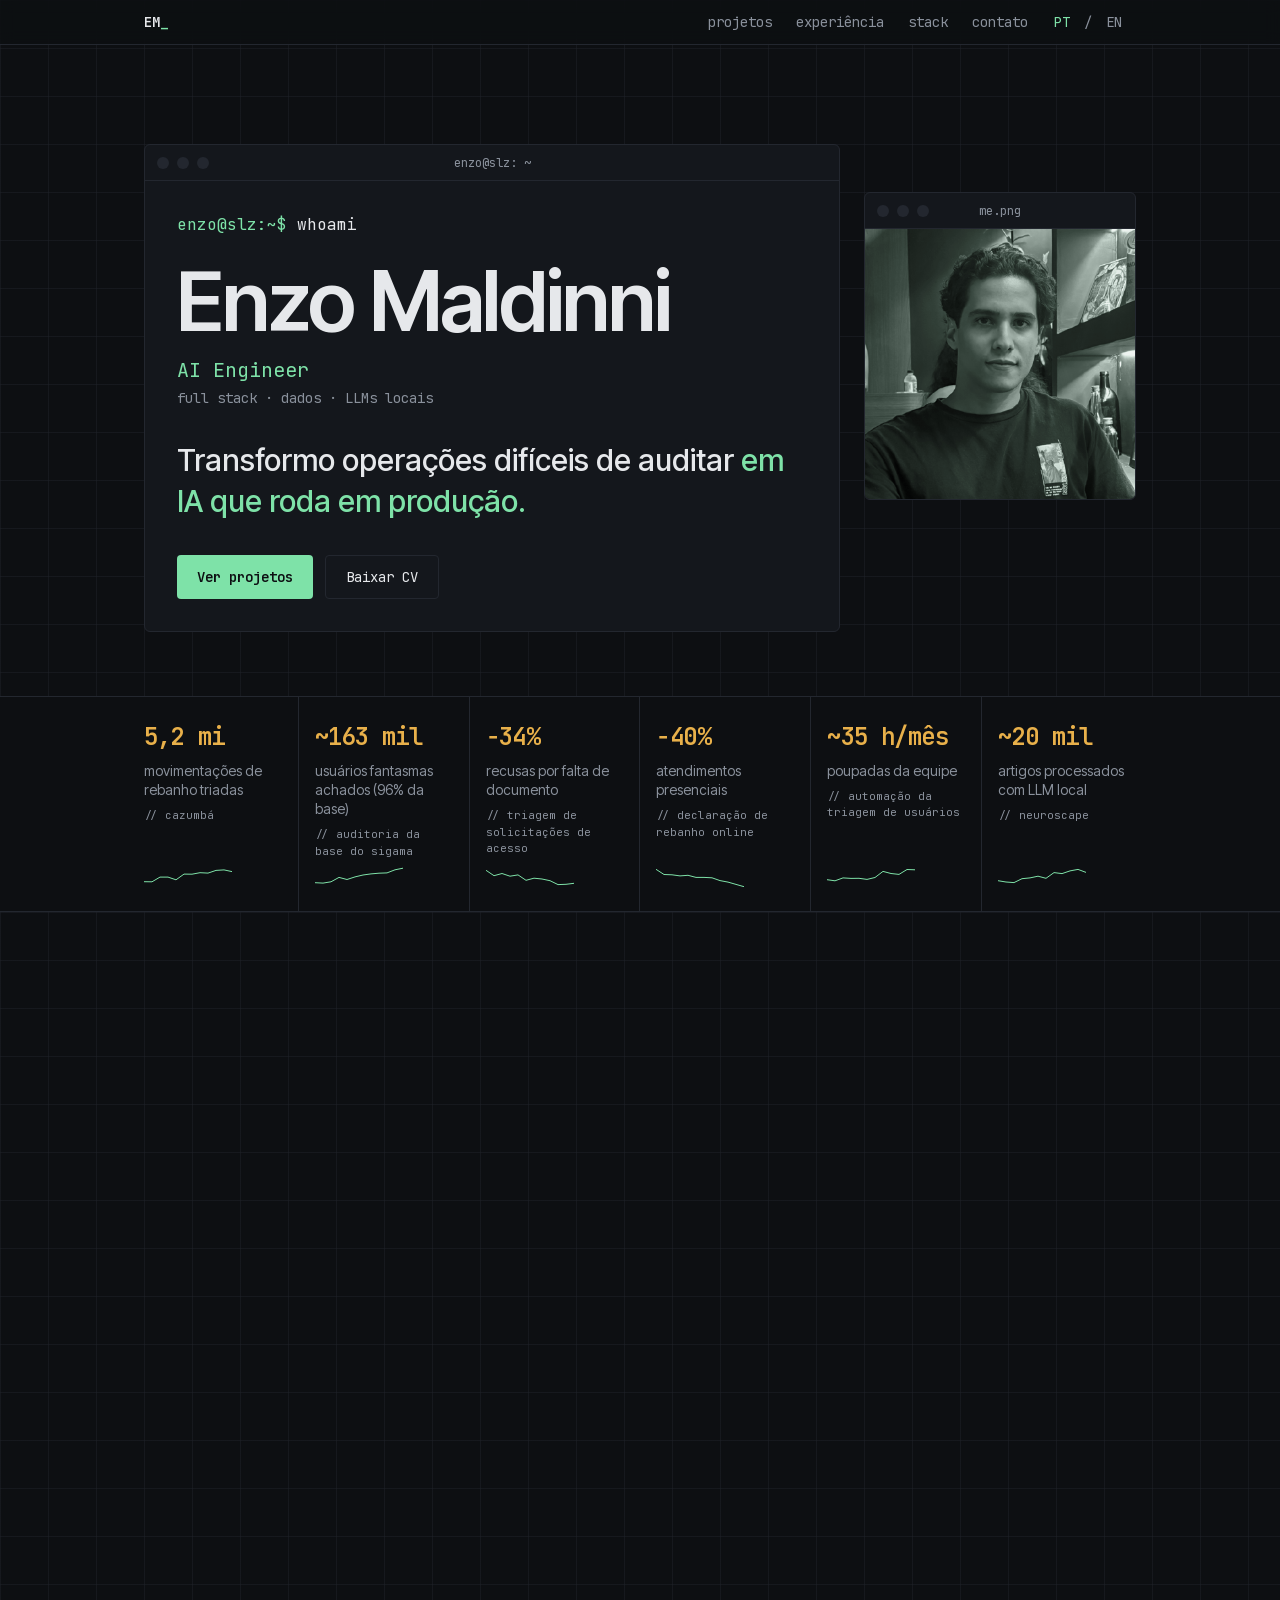
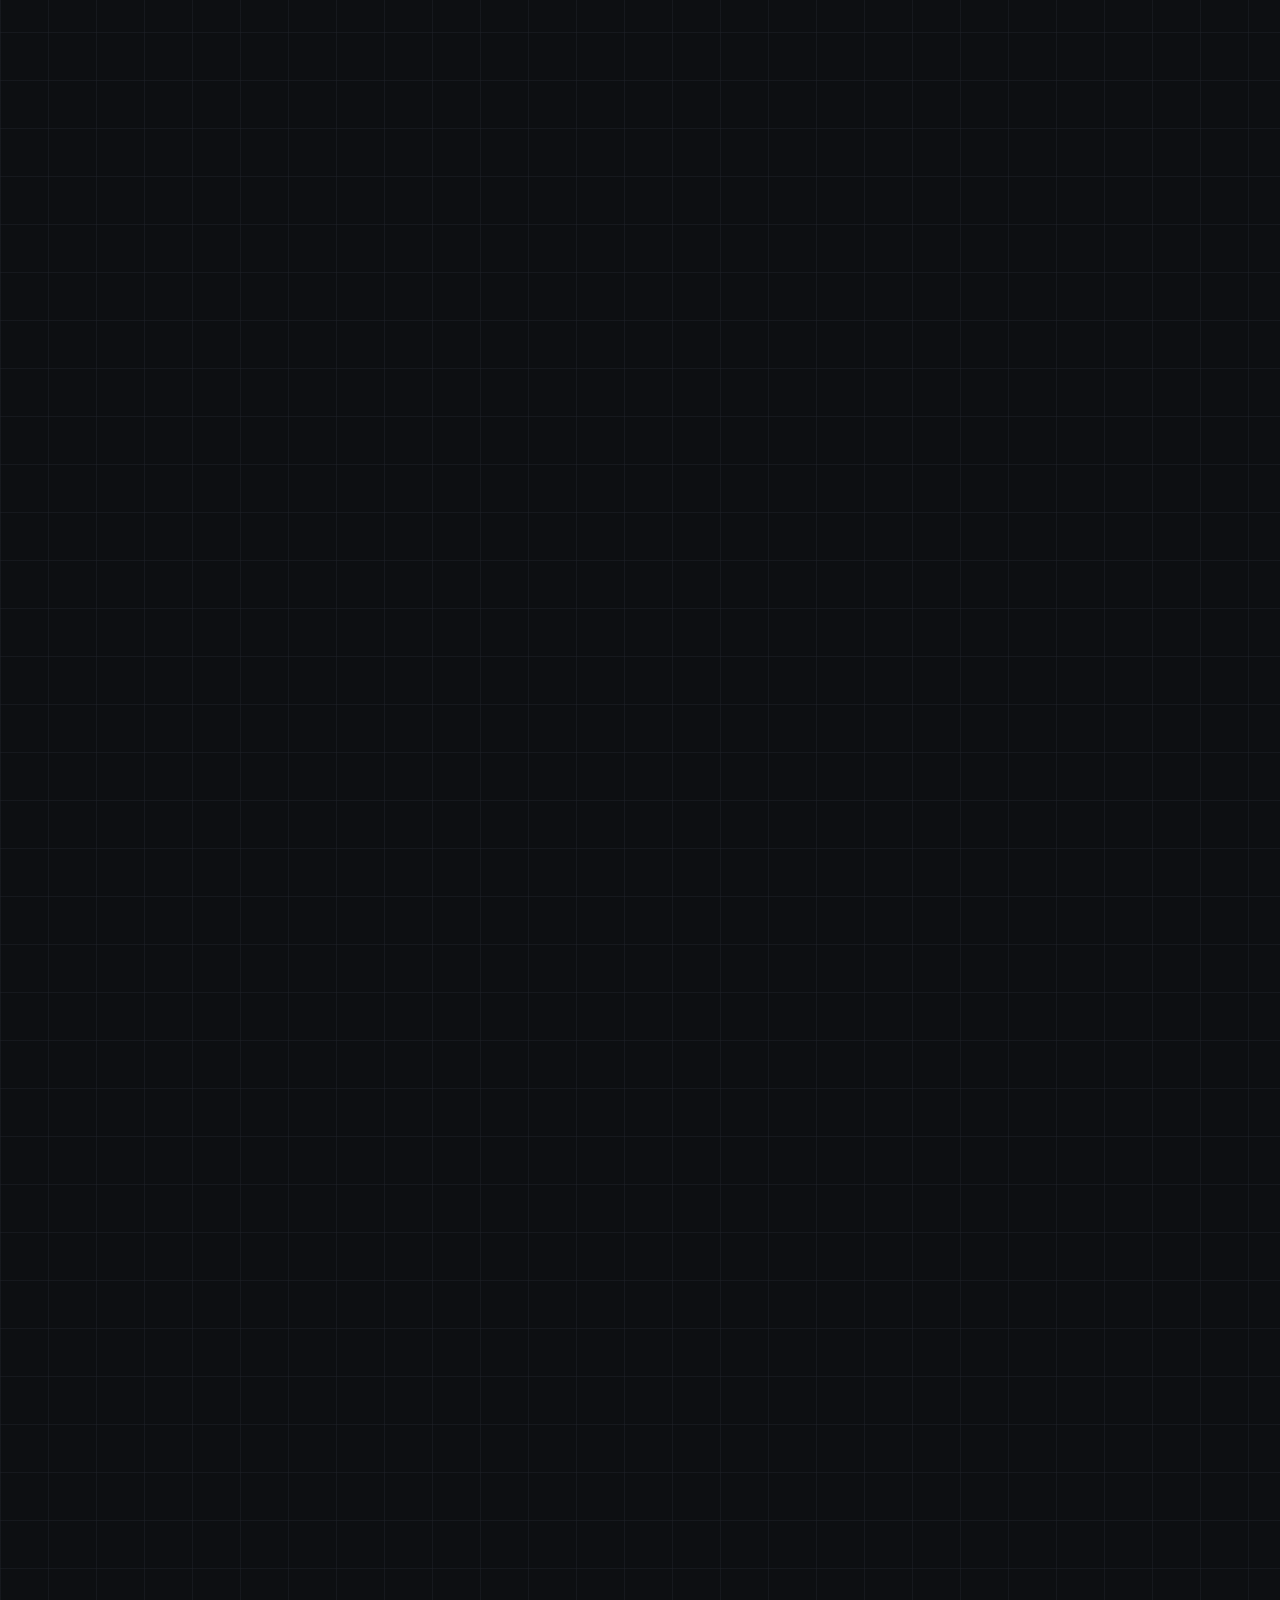
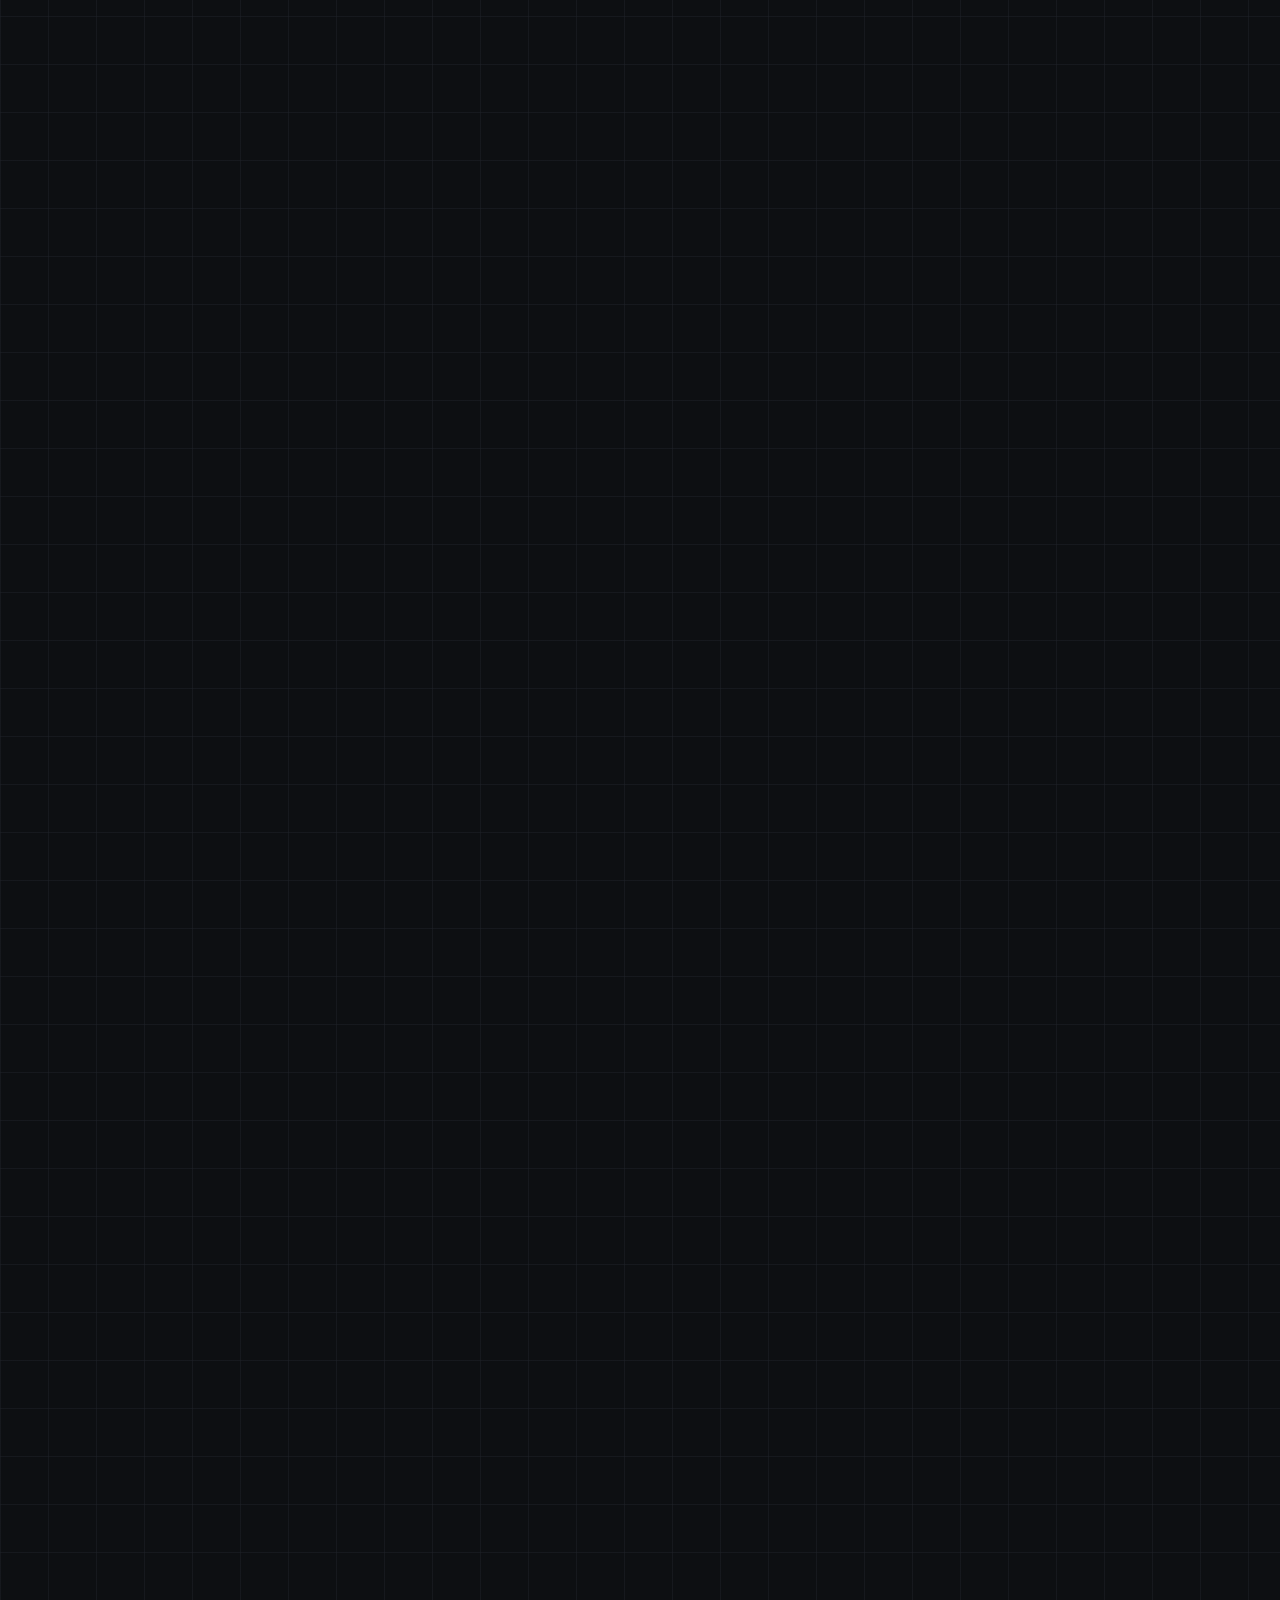
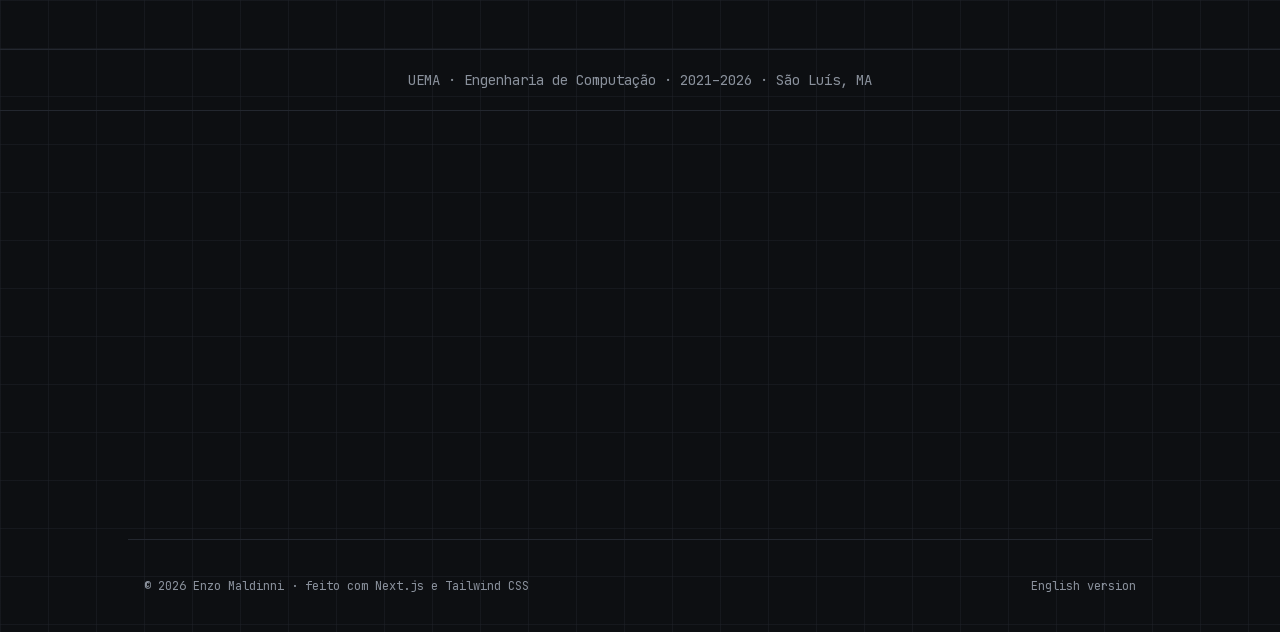
<file: index.html>
<!DOCTYPE html><html lang="pt-BR" class="_9zmxNa_variable zpwR8q_variable antialiased"><head><meta charSet="utf-8"/><meta name="viewport" content="width=device-width, initial-scale=1"/><link rel="preload" href="/_next/static/media/4a0b7dd978568ff2-s.p.3fofz6dws3mg0.woff2" as="font" crossorigin="" type="font/woff2"/><link rel="preload" href="/_next/static/media/53897e768d329f66-s.p.3t6q91iet4nsy.woff2" as="font" crossorigin="" type="font/woff2"/><link rel="stylesheet" href="/_next/static/chunks/1-alnplldar_0.css" data-precedence="next"/><link rel="preload" as="script" fetchPriority="low" href="/_next/static/chunks/0l7628x5hic9-.js"/><script src="/_next/static/chunks/3_kltbefwfs8q.js" async=""></script><script src="/_next/static/chunks/05gcpgxvxa4-k.js" async=""></script><script src="/_next/static/chunks/37lkgn0qpgryb.js" async=""></script><script src="/_next/static/chunks/turbopack-2u1d16houkiyo.js" async=""></script><script src="/_next/static/chunks/3f2lrh30woqog.js" async=""></script><script src="/_next/static/chunks/2g-u19-ia9__v.js" async=""></script><meta name="theme-color" content="black"/><meta name="color-scheme" content="dark"/><title>Enzo Maldinni — AI Engineer</title><link rel="icon" href="/icon.svg?icon.3rx_6zd_ey1ag.svg" sizes="any" type="image/svg+xml"/><meta name="next-size-adjust" content=""/><meta http-equiv="refresh" content="0; url=/pt/"/><script src="/_next/static/chunks/0cz1d0mv5g_q7.js" noModule=""></script></head><body class="min-h-screen"><div hidden=""><!--$--><!--/$--></div><main class="p-8 font-mono"><a class="text-accent underline" href="/pt/">enzo@slz:~$ cd /pt/</a></main><!--$--><!--/$--><script id="_R_">(globalThis["TURBOPACK"] || (globalThis["TURBOPACK"] = [])).push({"otherChunks":["static/chunks/0l7628x5hic9-.js","static/chunks/3_kltbefwfs8q.js","static/chunks/05gcpgxvxa4-k.js","static/chunks/37lkgn0qpgryb.js"],"runtimeModuleIds":[41183]});</script><script src="/_next/static/chunks/0l7628x5hic9-.js" async=""></script><script>(self.__next_f=self.__next_f||[]).push([0])</script><script>self.__next_f.push([1,"1:\"$Sreact.fragment\"\n2:\"/_next/static/chunks/3f2lrh30woqog.js\"\n3:I[90960,[\"$2\"],\"default\"]\n4:I[65360,[\"$2\"],\"default\"]\n8:\"/_next/static/chunks/2g-u19-ia9__v.js\"\n9:I[33974,[\"$8\"],\"\"]\na:I[23557,[\"$2\"],\"OutletBoundary\"]\nb:\"$Sreact.suspense\"\nd:\"ViewportBoundary\"\ne:I[23557,[\"$2\"],\"$d\"]\n10:\"MetadataBoundary\"\n11:I[23557,[\"$2\"],\"$10\"]\n13:I[51213,[],\"default\",1]\n:HL[\"/_next/static/chunks/1-alnplldar_0.css\",\"style\"]\n:HL[\"/_next/static/media/4a0b7dd978568ff2-s.p.3fofz6dws3mg0.woff2\",\"font\",{\"crossOrigin\":\"\",\"type\":\"font/woff2\"}]\n:HL[\"/_next/static/media/53897e768d329f66-s.p.3t6q91iet4nsy.woff2\",\"font\",{\"crossOrigin\":\"\",\"type\":\"font/woff2\"}]\n5:X\n7:[[\"children\",{\"s\":\"__PAGE__\",\"h\":512,\"d\":{\"r\":[\"$\",\"$1\",\"c\",{\"children\":[[\"$\",\"main\",null,{\"className\":\"p-8 font-mono\",\"children\":[[\"$\",\"meta\",null,{\"httpEquiv\":\"refresh\",\"content\":\"0; url=/pt/\"}],[\"$\",\"$L9\",null,{\"href\":\"/pt/\",\"className\":\"text-accent underline\",\"children\":\"enzo@slz:~$ cd /pt/\"}]]}],[[\"$\",\"script\",\"script-0\",{\"src\":\"/_next/static/chunks/2g-u19-ia9__v.js\",\"async\":true,\"nonce\":\"$undefined\"}]],[\"$\",\"$La\",null,{\"children\":[\"$\",\"$b\",null,{\"name\":\"Next.MetadataOutlet\",\"children\":\"$@c\"}]}]]}],\"p\":false,\"v\":null}}]]\n6:[[\"children\",{\"s\":\"(redirect)\",\"h\":528,\"d\":{\"r\":[\"$\",\"$1\",\"c\",{\"children\":[[[\"$\",\"link\",\"0\",{\"rel\":\"stylesheet\",\"href\":\"/_next/static/chunks/1-alnplldar_0.css\",\"precedence\":\"next\",\"crossOrigin\":\"$undefined\",\"nonce\":\"$undefined\"}]],[\"$\",\"html\",null,{\"lang\":\"pt-BR\",\"className\":\"_9zmxNa_variable zpwR8q_variable antialiased\",\"children\":[\"$\",\"body\",null,{\"className\":\"min-h-screen\",\"children\":[\"$\",\"$L3\",null,{\"parallelRouterKey\":\"children\",\"error\":\"$undefined\",\"errorStyles\":\"$undefined\",\"errorScripts\":\"$undefined\",\"template\":[\"$\",\"$L4\",null,{}],\"templateStyles\":\"$undefined\",\"templateScripts\":\"$undefined\",\"notFound\":[[[\"$\",\"title\",null,{\"children\":\"404: This page could not be found.\"}],[\"$\",\"div\",null,{\"style\":\"$0:t:t:d:r:props:children:1:props:notFound:0:1:props:style\",\"children\":[\"$\",\"div\",null,{\"children\":[[\"$\",\"style\",null,{\"dangerouslySetInnerHTML\":{\"__html\":\"body{color:#000;background:#fff;margin:0}.next-error-h1{border-right:1px solid rgba(0,0,0,.3)}@media (prefers-color-scheme:dark){body{color:#fff;background:#000}.next-error-h1{border-right:1px solid rgba(255,255,255,.3)}}\"}}],[\"$\",\"h1\",null,{\"className\":\"next-error-h1\",\"style\":\"$0:t:t:d:r:props:children:1:props:notFound:0:1:props:children:props:children:1:props:style\",\"children\":404}],[\"$\",\"div\",null,{\"style\":\"$0:t:t:d:r:props:children:1:props:notFound:0:1:props:children:props:children:2:props:style\",\"children\":[\"$\",\"h2\",null,{\"style\":\"$0:t:t:d:r:props:children:1:props:notFound:0:1:props:children:props:children:2:props:children:props:style\",\"children\":\"This page could not be found.\"}]}]]}]}]],[]],\"forbidden\":\"$undefined\",\"unauthorized\":\"$undefined\"}]}]}]]}],\"p\":false,\"v\":null},\"c\":\"$Q7\"}]]\n0:{\"P\":null,\"c\":[\"\",\"\"],\"q\":\"\",\"i\":false,\"t\":{\"t\":{\"s\":\"\",\"h\":528,\"d\":{\"r\":[\"$\",\"$1\",\"c\",{\"children\":[null,[\"$\",\"$L3\",null,{\"parallelRouterKey\":\"children\",\"error\":\"$undefined\",\"errorStyles\":\"$undefined\",\"errorScripts\":\"$undefined\",\"template\":[\"$\",\"$L4\",null,{}],\"templateStyles\":\"$undefined\",\"templateScripts\":\"$undefined\",\"notFound\":[[[\"$\",\"title\",null,{\"children\":\"404: This page could not be found.\"}],[\"$\",\"div\",null,{\"style\":{\"fontFamily\":\"system-ui,\\\"Segoe UI\\\",Roboto,Helvetica,Arial,sans-serif,\\\"Apple Color Emoji\\\",\\\"Segoe UI Emoji\\\"\",\"height\":\"100vh\",\"textAlign\":\"center\",\"display\":\"flex\",\"flexDirection\":\"column\",\"alignItems\":\"center\",\"justifyContent\":\"center\"},\"children\":[\"$\",\"div\",null,{\"children\":[[\"$\",\"style\",null,{\"dangerouslySetInnerHTML\":{\"__html\":\"body{color:#000;background:#fff;margin:0}.next-error-h1{border-right:1px solid rgba(0,0,0,.3)}@media (prefers-color-scheme:dark){body{color:#fff;background:#000}.next-error-h1{border-right:1px solid rgba(255,255,255,.3)}}\"}}],[\"$\",\"h1\",null,{\"className\":\"next-error-h1\",\"style\":{\"display\":\"inline-block\",\"margin\":\"0 20px 0 0\",\"padding\":\"0 23px 0 0\",\"fontSize\":24,\"fontWeight\":500,\"verticalAlign\":\"top\",\"lineHeight\":\"49px\"},\"children\":404}],[\"$\",\"div\",null,{\"style\":{\"display\":\"inline-block\"},\"children\":[\"$\",\"h2\",null,{\"style\":{\"fontSize\":14,\"fontWeight\":400,\"lineHeight\":\"49px\",\"margin\":0},\"children\":\"This page could not be found.\"}]}]]}]}]],[]],\"forbidden\":\"$undefined\",\"unauthorized\":\"$undefined\"}]]}],\"p\":false,\"v\":\"$5\"},\"c\":\"$Q6\"},\"h\":{\"r\":[\"$\",\"$1\",\"h\",{\"children\":[null,[\"$\",\"$Le\",null,{\"children\":\"$Lf\"}],[\"$\",\"$L11\",null,{\"children\":[[\"$\",\"div\",null,{\"hidden\":true,\"children\":[\"$\",\"$b\",null,{\"name\":\"Next.Metadata\",\"children\":\"$L12\"}]}],null]}],[\"$\",\"meta\",null,{\"name\":\"next-size-adjust\",\"content\":\"\"}]]}],\"p\":false,\"v\":null}},\"m\":\"$undefined\",\"G\":[\"$13\",[]],\"S\":true,\"r\":\"$undefined\",\"s\":\"$undefined\",\"a\":\"$undefined\",\"l\":\"$undefined\",\"p\":\"$undefined\",\"d\":\"$undefined\",\"b\":\"fyoMeNnA5yIoCx2iCGj71\"}\n5:C\nf:[[\"$\",\"meta\",\"0\",{\"charSet\":\"utf-8\"}],[\"$\",\"meta\",\"1\",{\"name\":\"viewport\",\"content\":\"width=device-width, initial-scale=1\"}],[\"$\",\"meta\",\"2\",{\"name\":\"theme-color\",\"content\":\"black\"}],[\"$\",\"meta\",\"3\",{\"name\":\"color-scheme\",\"content\":\"dark\"}]]\n14:I[47809,[\"$2\"],\"IconMark\"]\nc:null\n12:[[\"$\",\"title\",\"0\",{\"children\":\"Enzo Maldinni — AI Engineer\"}],[\"$\",\"link\",\"1\",{\"rel\":\"icon\",\"href\":\"/icon.svg?icon.3rx_6zd_ey1ag.svg\",\"sizes\":\"any\",\"type\":\"image/svg+xml\"}],[\"$\",\"$L14\",\"2\",{}]]\n"])</script></body></html>
</file>
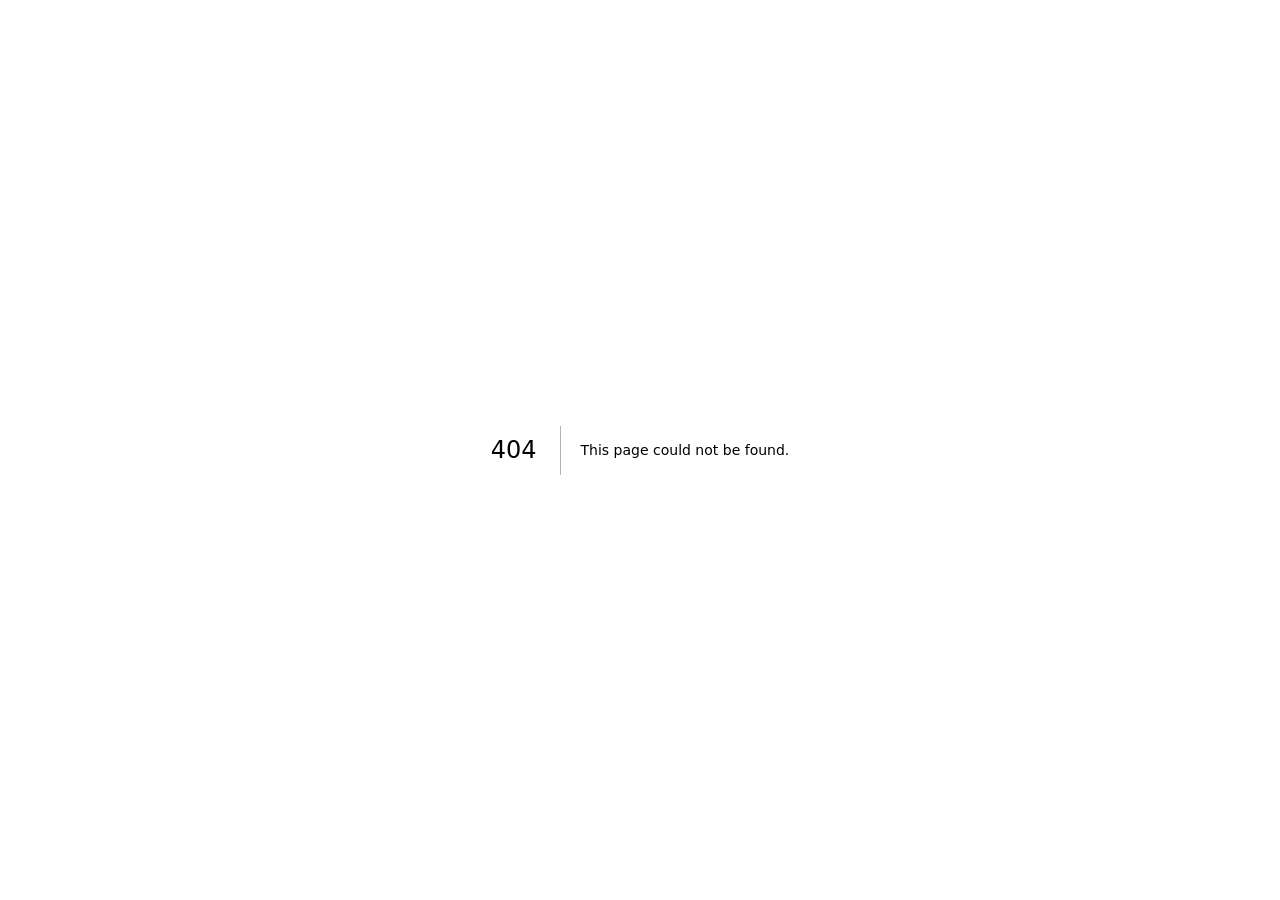
<file: 404/index.html>
<!DOCTYPE html><html><head><meta charSet="utf-8"/><meta name="viewport" content="width=device-width, initial-scale=1"/><link rel="preload" as="script" fetchPriority="low" href="/_next/static/chunks/0l7628x5hic9-.js"/><script src="/_next/static/chunks/3_kltbefwfs8q.js" async=""></script><script src="/_next/static/chunks/05gcpgxvxa4-k.js" async=""></script><script src="/_next/static/chunks/37lkgn0qpgryb.js" async=""></script><script src="/_next/static/chunks/turbopack-2u1d16houkiyo.js" async=""></script><script src="/_next/static/chunks/3f2lrh30woqog.js" async=""></script><meta name="robots" content="noindex"/><link rel="icon" href="/icon.svg?icon.3rx_6zd_ey1ag.svg" sizes="any" type="image/svg+xml"/><meta name="next-size-adjust" content=""/><title>404: This page could not be found.</title><script src="/_next/static/chunks/0cz1d0mv5g_q7.js" noModule=""></script></head><body><div hidden=""><!--$--><!--/$--></div><div style="font-family:system-ui,&quot;Segoe UI&quot;,Roboto,Helvetica,Arial,sans-serif,&quot;Apple Color Emoji&quot;,&quot;Segoe UI Emoji&quot;;height:100vh;text-align:center;display:flex;flex-direction:column;align-items:center;justify-content:center"><div><style>body{color:#000;background:#fff;margin:0}.next-error-h1{border-right:1px solid rgba(0,0,0,.3)}@media (prefers-color-scheme:dark){body{color:#fff;background:#000}.next-error-h1{border-right:1px solid rgba(255,255,255,.3)}}</style><h1 class="next-error-h1" style="display:inline-block;margin:0 20px 0 0;padding:0 23px 0 0;font-size:24px;font-weight:500;vertical-align:top;line-height:49px">404</h1><div style="display:inline-block"><h2 style="font-size:14px;font-weight:400;line-height:49px;margin:0">This page could not be found.</h2></div></div></div><!--$--><!--/$--><script id="_R_">(globalThis["TURBOPACK"] || (globalThis["TURBOPACK"] = [])).push({"otherChunks":["static/chunks/0l7628x5hic9-.js","static/chunks/3_kltbefwfs8q.js","static/chunks/05gcpgxvxa4-k.js","static/chunks/37lkgn0qpgryb.js"],"runtimeModuleIds":[41183]});</script><script src="/_next/static/chunks/0l7628x5hic9-.js" async=""></script><script>(self.__next_f=self.__next_f||[]).push([0])</script><script>self.__next_f.push([1,"1:\"$Sreact.fragment\"\n2:\"/_next/static/chunks/3f2lrh30woqog.js\"\n3:I[90960,[\"$2\"],\"default\"]\n4:I[65360,[\"$2\"],\"default\"]\n8:I[23557,[\"$2\"],\"OutletBoundary\"]\n9:\"$Sreact.suspense\"\nb:\"ViewportBoundary\"\nc:I[23557,[\"$2\"],\"$b\"]\ne:\"MetadataBoundary\"\nf:I[23557,[\"$2\"],\"$e\"]\n11:I[51213,[\"$2\"],\"default\",1]\n6:X\n7:[[\"children\",{\"s\":\"__PAGE__\",\"h\":512,\"d\":{\"r\":[\"$\",\"$1\",\"c\",{\"children\":[[[\"$\",\"title\",null,{\"children\":\"404: This page could not be found.\"}],[\"$\",\"div\",null,{\"style\":\"$0:t:t:d:r:props:children:1:props:children:props:children:props:notFound:0:1:props:style\",\"children\":[\"$\",\"div\",null,{\"children\":[[\"$\",\"style\",null,{\"dangerouslySetInnerHTML\":{\"__html\":\"body{color:#000;background:#fff;margin:0}.next-error-h1{border-right:1px solid rgba(0,0,0,.3)}@media (prefers-color-scheme:dark){body{color:#fff;background:#000}.next-error-h1{border-right:1px solid rgba(255,255,255,.3)}}\"}}],[\"$\",\"h1\",null,{\"className\":\"next-error-h1\",\"style\":\"$0:t:t:d:r:props:children:1:props:children:props:children:props:notFound:0:1:props:children:props:children:1:props:style\",\"children\":404}],[\"$\",\"div\",null,{\"style\":\"$0:t:t:d:r:props:children:1:props:children:props:children:props:notFound:0:1:props:children:props:children:2:props:style\",\"children\":[\"$\",\"h2\",null,{\"style\":\"$0:t:t:d:r:props:children:1:props:children:props:children:props:notFound:0:1:props:children:props:children:2:props:children:props:style\",\"children\":\"This page could not be found.\"}]}]]}]}]],null,[\"$\",\"$L8\",null,{\"children\":[\"$\",\"$9\",null,{\"name\":\"Next.MetadataOutlet\",\"children\":\"$@a\"}]}]]}],\"p\":false,\"v\":null}}]]\n5:[[\"children\",{\"s\":\"/_not-found\",\"h\":512,\"d\":{\"r\":[\"$\",\"$1\",\"c\",{\"children\":[null,[\"$\",\"$L3\",null,{\"parallelRouterKey\":\"children\",\"error\":\"$undefined\",\"errorStyles\":\"$undefined\",\"errorScripts\":\"$undefined\",\"template\":[\"$\",\"$L4\",null,{}],\"templateStyles\":\"$undefined\",\"templateScripts\":\"$undefined\",\"notFound\":\"$undefined\",\"forbidden\":\"$undefined\",\"unauthorized\":\"$undefined\"}]]}],\"p\":false,\"v\":\"$6\"},\"c\":\"$Q7\"}]]\n0:{\"P\":null,\"c\":[\"\",\"_not-found\",\"\"],\"q\":\"\",\"i\":false,\"t\":{\"t\":{\"s\":\"\",\"h\":528,\"d\":{\"r\":[\"$\",\"$1\",\"c\",{\"children\":[[[\"$\",\"script\",\"script-0\",{\"src\":\"/_next/static/chunks/3f2lrh30woqog.js\",\"async\":true,\"nonce\":\"$undefined\"}]],[\"$\",\"html\",null,{\"children\":[\"$\",\"body\",null,{\"children\":[\"$\",\"$L3\",null,{\"parallelRouterKey\":\"children\",\"error\":\"$undefined\",\"errorStyles\":\"$undefined\",\"errorScripts\":\"$undefined\",\"template\":[\"$\",\"$L4\",null,{}],\"templateStyles\":\"$undefined\",\"templateScripts\":\"$undefined\",\"notFound\":[[[\"$\",\"title\",null,{\"children\":\"404: This page could not be found.\"}],[\"$\",\"div\",null,{\"style\":{\"fontFamily\":\"system-ui,\\\"Segoe UI\\\",Roboto,Helvetica,Arial,sans-serif,\\\"Apple Color Emoji\\\",\\\"Segoe UI Emoji\\\"\",\"height\":\"100vh\",\"textAlign\":\"center\",\"display\":\"flex\",\"flexDirection\":\"column\",\"alignItems\":\"center\",\"justifyContent\":\"center\"},\"children\":[\"$\",\"div\",null,{\"children\":[[\"$\",\"style\",null,{\"dangerouslySetInnerHTML\":{\"__html\":\"body{color:#000;background:#fff;margin:0}.next-error-h1{border-right:1px solid rgba(0,0,0,.3)}@media (prefers-color-scheme:dark){body{color:#fff;background:#000}.next-error-h1{border-right:1px solid rgba(255,255,255,.3)}}\"}}],[\"$\",\"h1\",null,{\"className\":\"next-error-h1\",\"style\":{\"display\":\"inline-block\",\"margin\":\"0 20px 0 0\",\"padding\":\"0 23px 0 0\",\"fontSize\":24,\"fontWeight\":500,\"verticalAlign\":\"top\",\"lineHeight\":\"49px\"},\"children\":404}],[\"$\",\"div\",null,{\"style\":{\"display\":\"inline-block\"},\"children\":[\"$\",\"h2\",null,{\"style\":{\"fontSize\":14,\"fontWeight\":400,\"lineHeight\":\"49px\",\"margin\":0},\"children\":\"This page could not be found.\"}]}]]}]}]],[]],\"forbidden\":\"$undefined\",\"unauthorized\":\"$undefined\"}]}]}]]}],\"p\":false,\"v\":null},\"c\":\"$Q5\"},\"h\":{\"r\":[\"$\",\"$1\",\"h\",{\"children\":[[\"$\",\"meta\",null,{\"name\":\"robots\",\"content\":\"noindex\"}],[\"$\",\"$Lc\",null,{\"children\":\"$Ld\"}],[\"$\",\"$Lf\",null,{\"children\":[[\"$\",\"div\",null,{\"hidden\":true,\"children\":[\"$\",\"$9\",null,{\"name\":\"Next.Metadata\",\"children\":\"$L10\"}]}],null]}],[\"$\",\"meta\",null,{\"name\":\"next-size-adjust\",\"content\":\"\"}]]}],\"p\":false,\"v\":null}},\"m\":\"$undefined\",\"G\":[\"$11\",[]],\"S\":true,\"r\":\"$undefined\",\"s\":\"$undefined\",\"a\":\"$undefined\",\"l\":\"$undefined\",\"p\":\"$undefined\",\"d\":\"$undefined\",\"b\":\"fyoMeNnA5yIoCx2iCGj71\"}\n6:C\nd:[[\"$\",\"meta\",\"0\",{\"charSet\":\"utf-8\"}],[\"$\",\"meta\",\"1\",{\"name\":\"viewport\",\"content\":\"width=device-width, initial-scale=1\"}]]\n12:I[47809,[\"$2\"],\"IconMark\"]\na:null\n10:[[\"$\",\"link\",\"0\",{\"rel\":\"icon\",\"href\":\"/icon.svg?icon.3rx_6zd_ey1ag.svg\",\"sizes\":\"any\",\"type\":\"image/svg+xml\"}],[\"$\",\"$L12\",\"1\",{}]]\n"])</script></body></html>
</file>
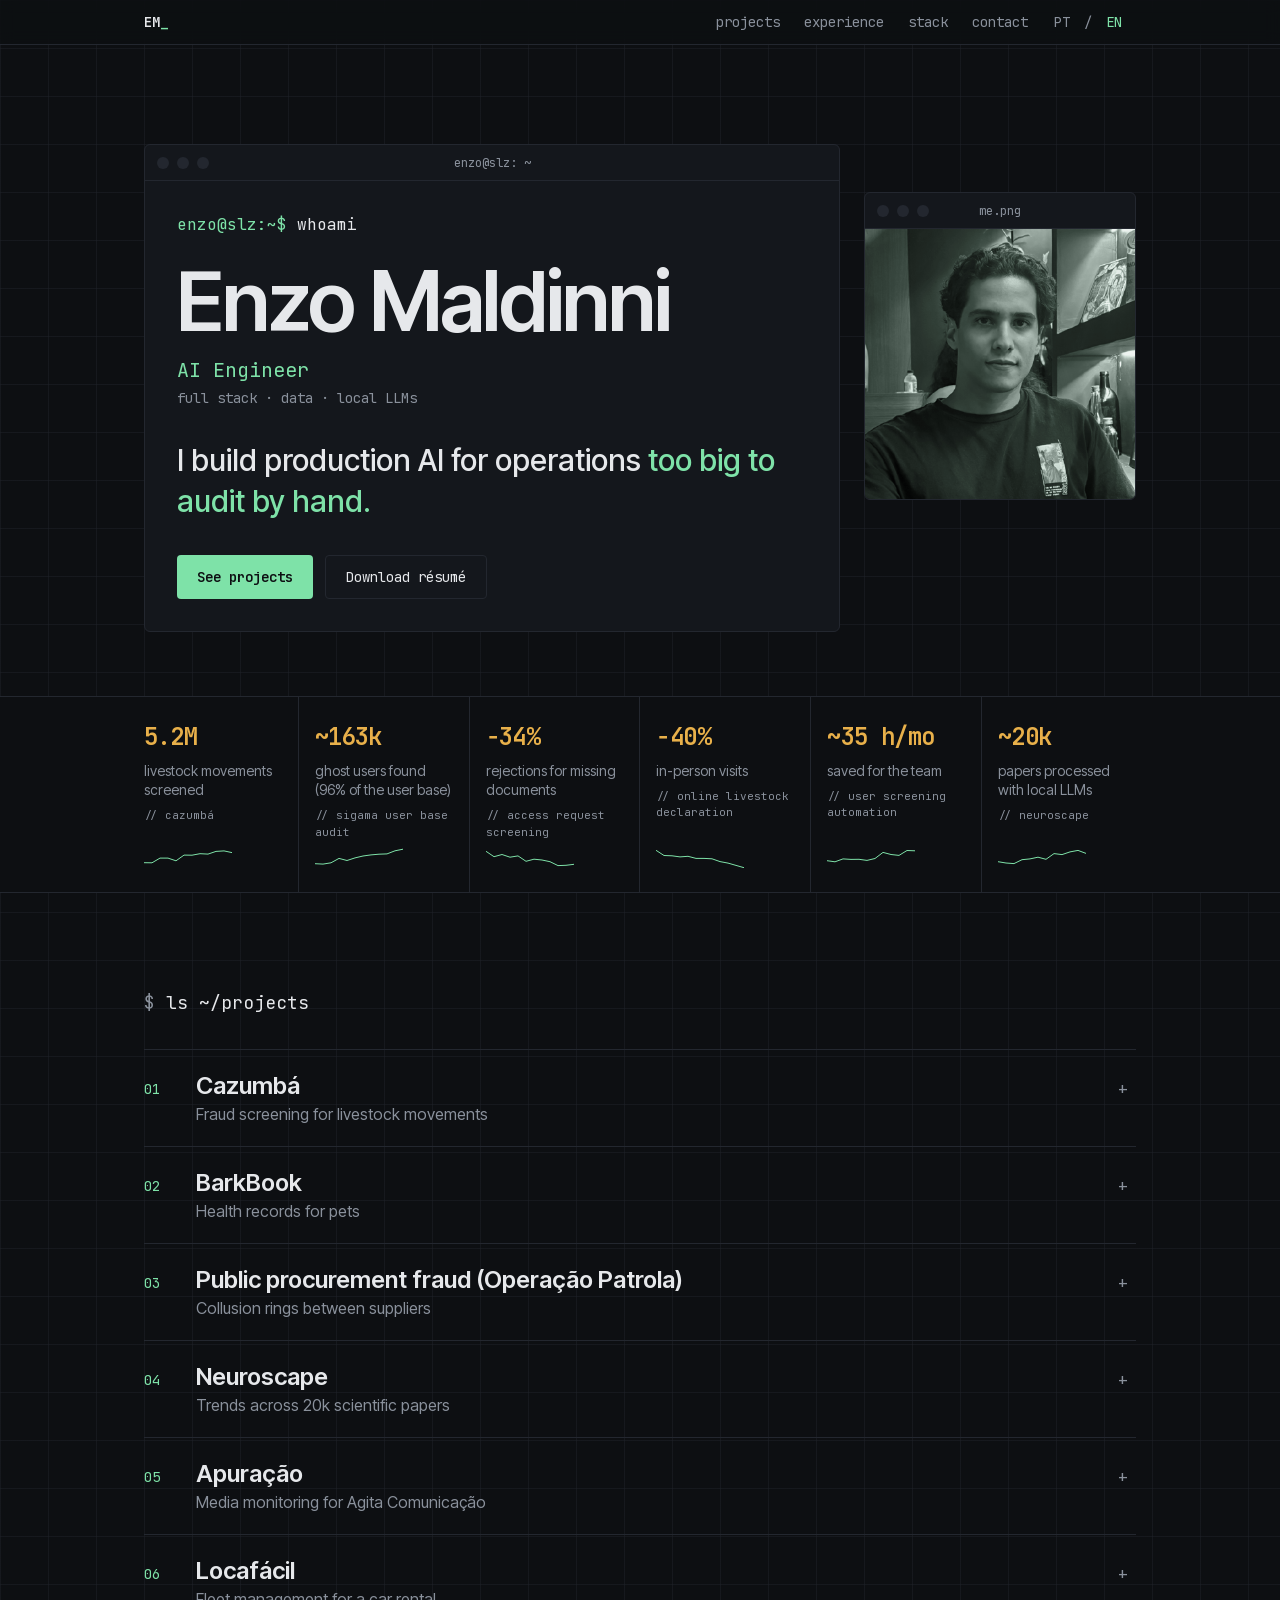
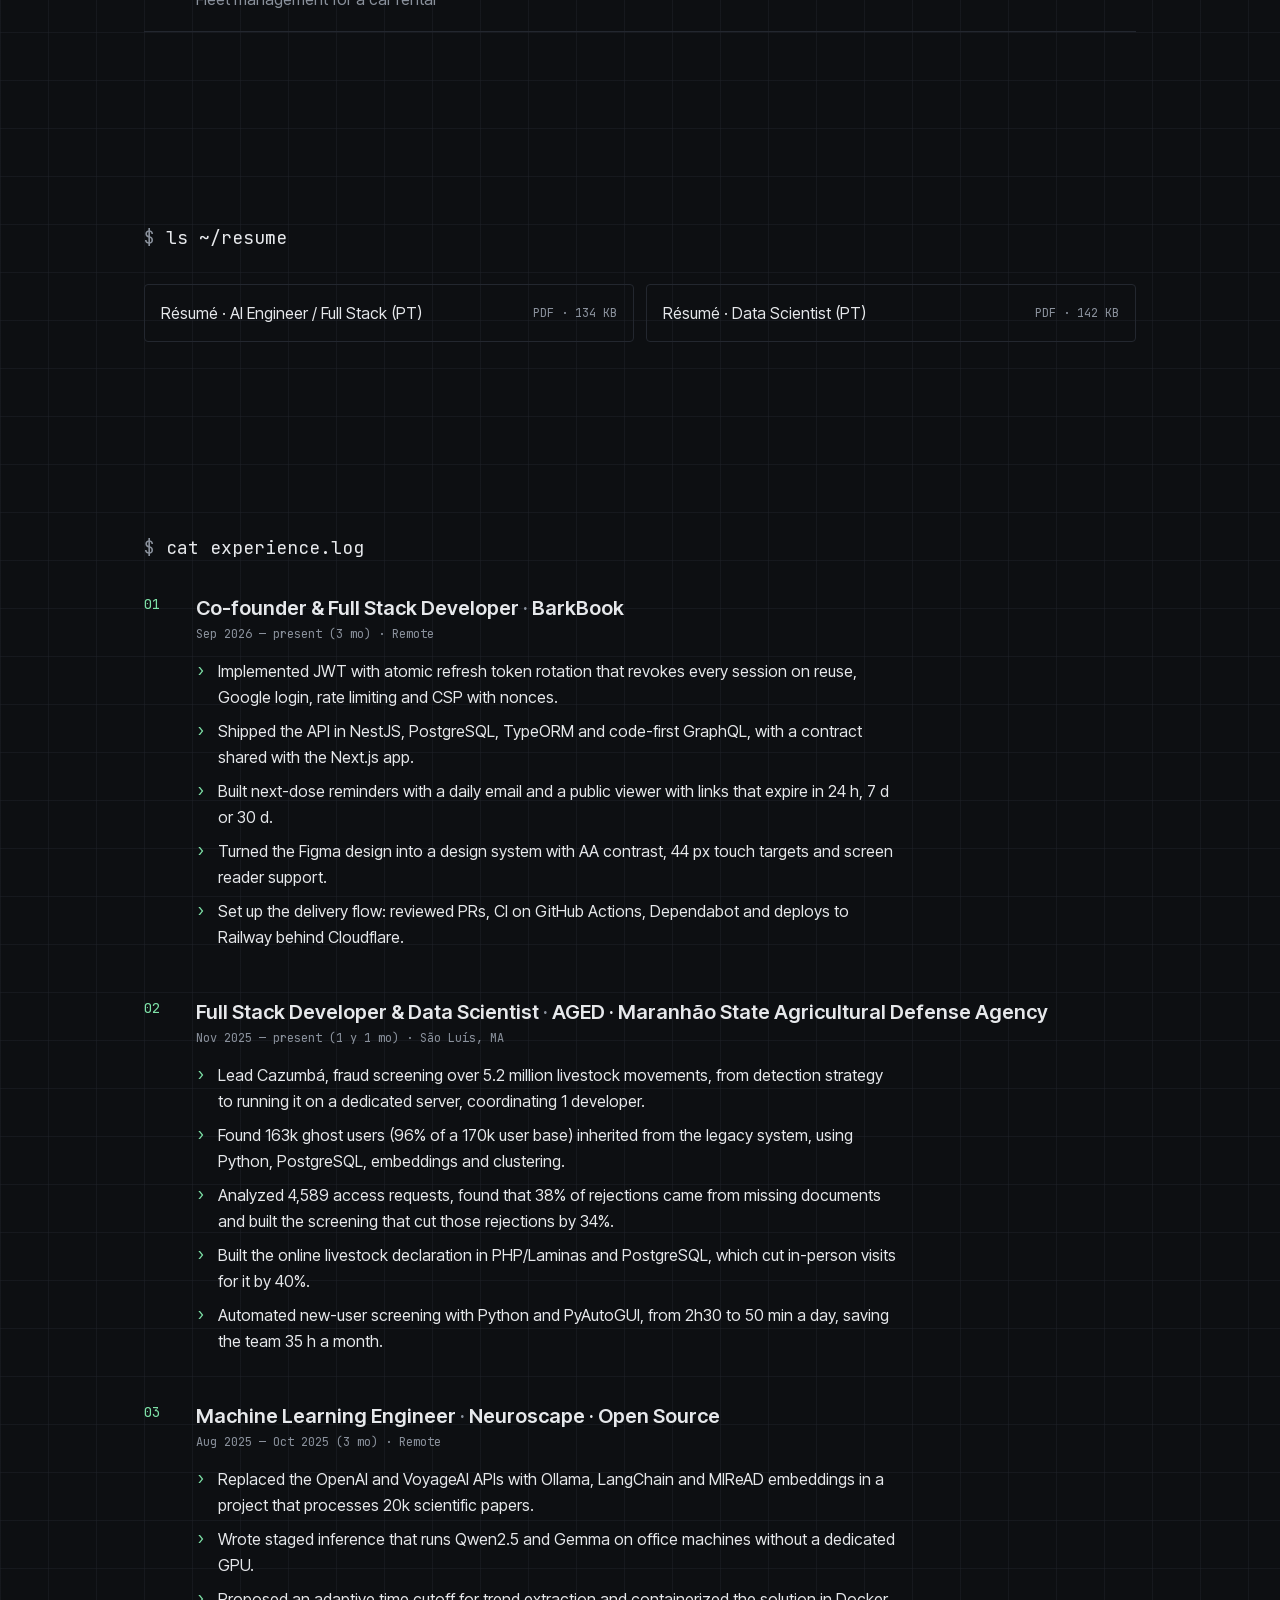
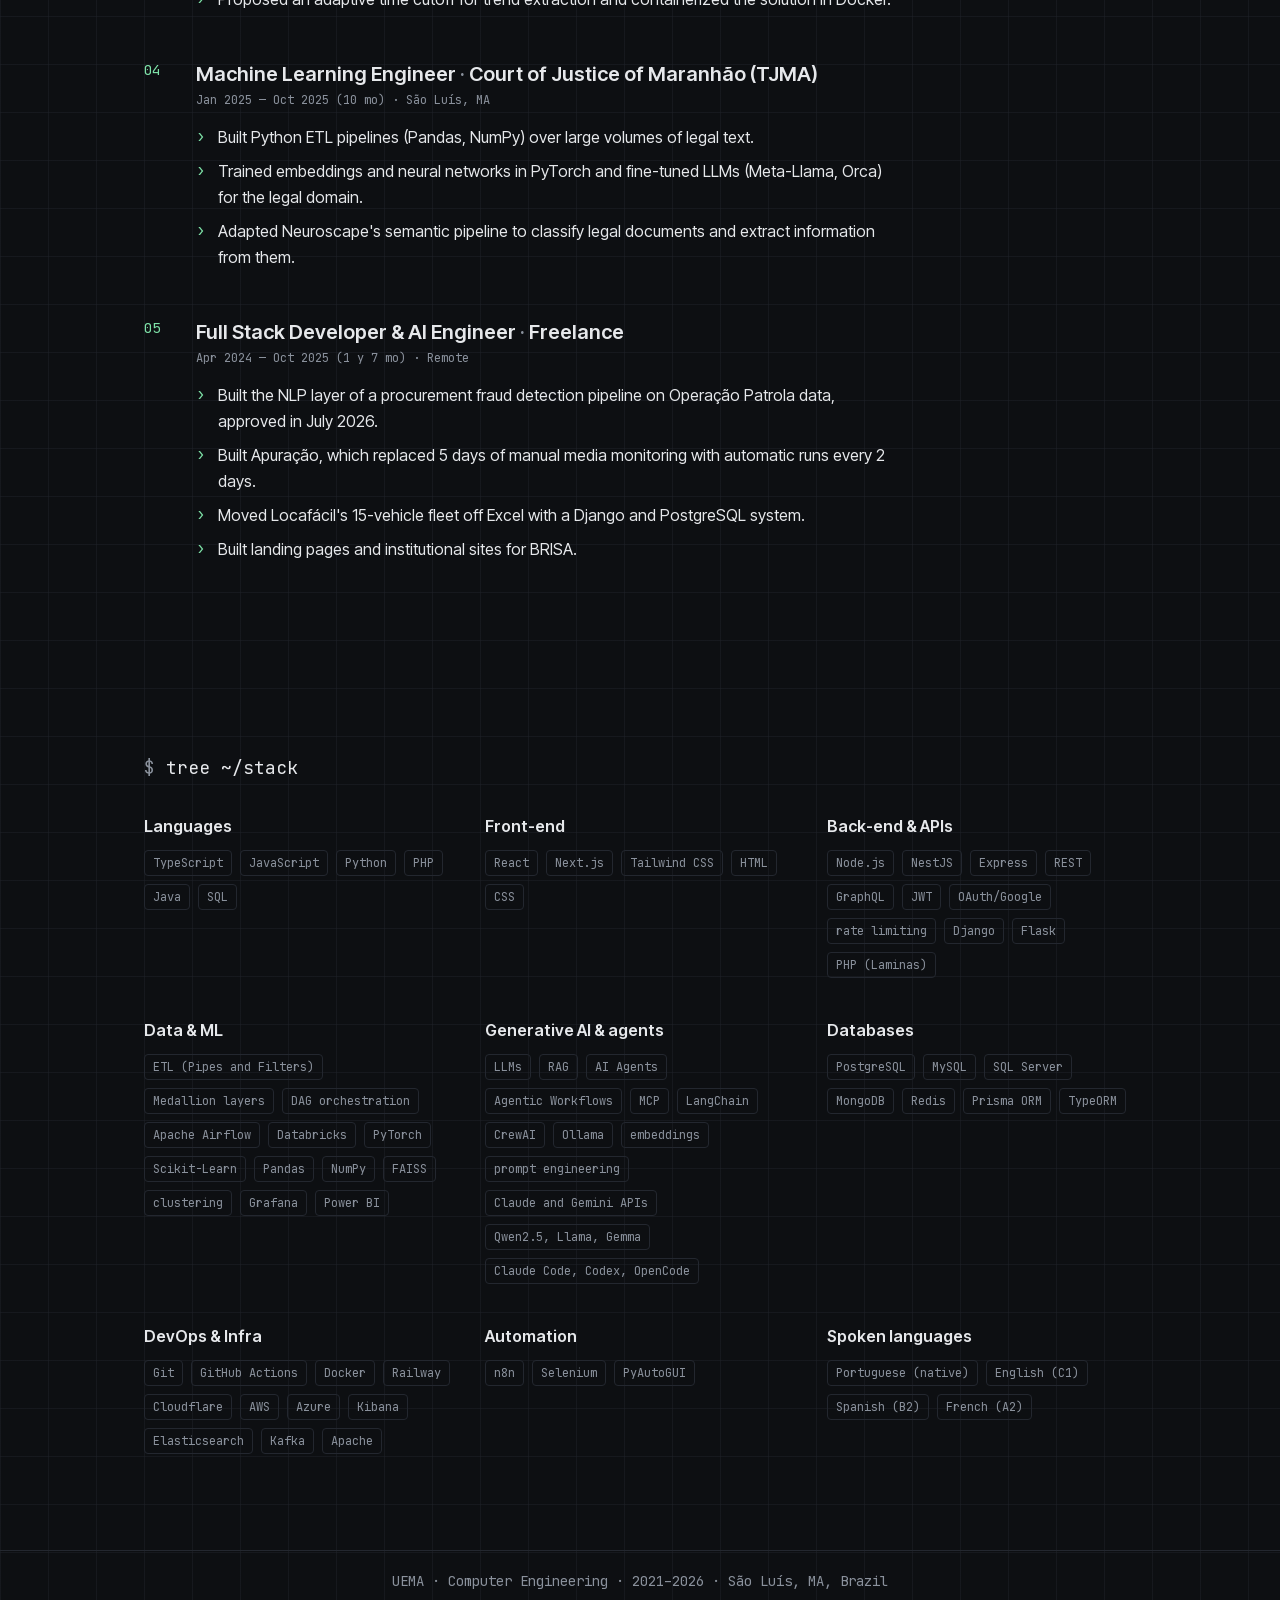
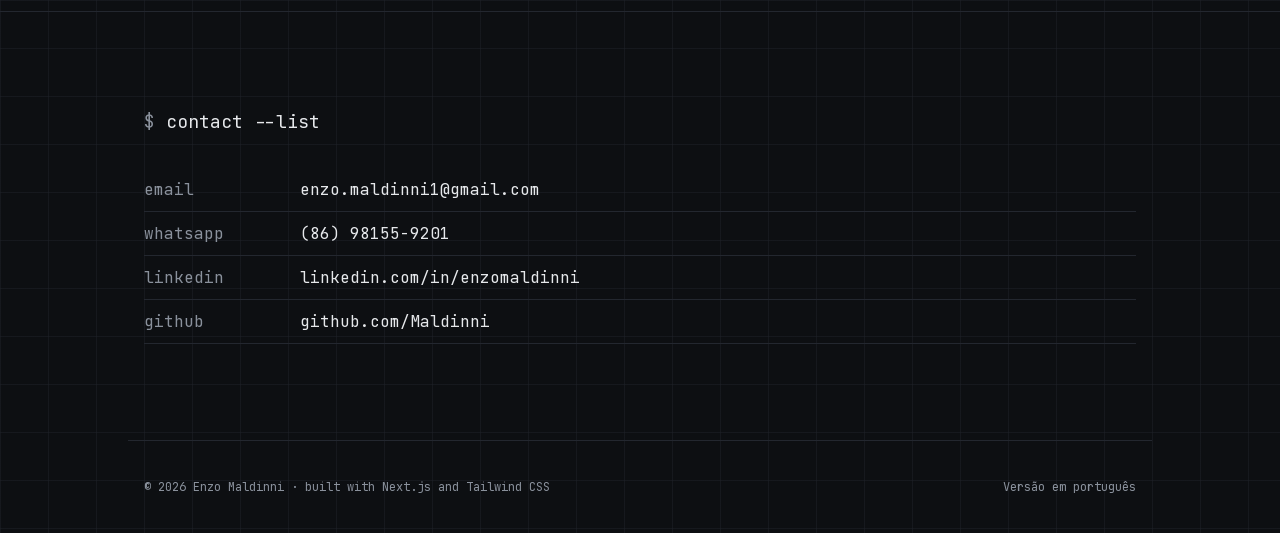
<file: en/index.html>
<!DOCTYPE html><html lang="en" class="_9zmxNa_variable zpwR8q_variable antialiased"><head><meta charSet="utf-8"/><meta name="viewport" content="width=device-width, initial-scale=1"/><link rel="preload" href="/_next/static/media/4a0b7dd978568ff2-s.p.3fofz6dws3mg0.woff2" as="font" crossorigin="" type="font/woff2"/><link rel="preload" href="/_next/static/media/53897e768d329f66-s.p.3t6q91iet4nsy.woff2" as="font" crossorigin="" type="font/woff2"/><link rel="preload" as="image" href="/me.png"/><link rel="stylesheet" href="/_next/static/chunks/1-alnplldar_0.css" data-precedence="next"/><link rel="preload" as="script" fetchPriority="low" href="/_next/static/chunks/0l7628x5hic9-.js"/><script src="/_next/static/chunks/3_kltbefwfs8q.js" async=""></script><script src="/_next/static/chunks/05gcpgxvxa4-k.js" async=""></script><script src="/_next/static/chunks/37lkgn0qpgryb.js" async=""></script><script src="/_next/static/chunks/turbopack-2u1d16houkiyo.js" async=""></script><script src="/_next/static/chunks/3f2lrh30woqog.js" async=""></script><script src="/_next/static/chunks/2yo7da5r_3_x4.js" async=""></script><meta name="next-size-adjust" content=""/><meta name="theme-color" content="black"/><meta name="color-scheme" content="dark"/><title>Enzo Maldinni — AI Engineer</title><meta name="description" content="AI Engineer in São Luís, Brazil. Full stack, data and local LLMs: fraud screening over 5.2M livestock movements and production systems."/><link rel="alternate" hrefLang="pt" href="https://maldinni.github.io/pt/"/><link rel="alternate" hrefLang="en" href="https://maldinni.github.io/en/"/><meta property="og:title" content="Enzo Maldinni — AI Engineer"/><meta property="og:description" content="AI Engineer in São Luís, Brazil. Full stack, data and local LLMs: fraud screening over 5.2M livestock movements and production systems."/><meta property="og:locale" content="en_US"/><meta property="og:image" content="https://maldinni.github.io/me.png"/><meta property="og:image:width" content="400"/><meta property="og:image:height" content="400"/><meta property="og:type" content="website"/><meta name="twitter:card" content="summary"/><meta name="twitter:title" content="Enzo Maldinni — AI Engineer"/><meta name="twitter:description" content="AI Engineer in São Luís, Brazil. Full stack, data and local LLMs: fraud screening over 5.2M livestock movements and production systems."/><meta name="twitter:image" content="https://maldinni.github.io/me.png"/><meta name="twitter:image:width" content="400"/><meta name="twitter:image:height" content="400"/><link rel="icon" href="/icon.svg?icon.3rx_6zd_ey1ag.svg" sizes="any" type="image/svg+xml"/><script src="/_next/static/chunks/0cz1d0mv5g_q7.js" noModule=""></script></head><body class="min-h-screen"><div hidden=""><!--$--><!--/$--></div><a href="#conteudo" class="fixed top-2 left-2 z-20 -translate-y-16 bg-accent px-4 py-3 font-mono text-sm font-semibold text-bg focus:translate-y-0">Skip to content</a><header class="fixed inset-x-0 top-0 z-10 border-b border-line bg-bg/80 font-mono text-sm backdrop-blur"><nav aria-label="main" class="mx-auto flex max-w-5xl flex-wrap items-center justify-between px-4"><a href="/en/" class="inline-flex min-h-11 min-w-11 items-center justify-center px-3 -ml-3 font-semibold" aria-label="Enzo Maldinni">EM<span class="animate-blink text-accent">_</span></a><ul class="order-last -mx-4 flex w-[calc(100%+2rem)] overflow-x-auto [scrollbar-width:none] px-1 sm:order-none sm:mx-0 sm:ml-auto sm:w-auto sm:px-0"><li class="shrink-0"><a href="#projetos" class="inline-flex min-h-11 min-w-11 items-center justify-center px-3 text-muted hover:text-fg">projects</a></li><li class="shrink-0"><a href="#experiencia" class="inline-flex min-h-11 min-w-11 items-center justify-center px-3 text-muted hover:text-fg">experience</a></li><li class="shrink-0"><a href="#stack" class="inline-flex min-h-11 min-w-11 items-center justify-center px-3 text-muted hover:text-fg">stack</a></li><li class="shrink-0"><a href="#contato" class="inline-flex min-h-11 min-w-11 items-center justify-center px-3 text-muted hover:text-fg">contact</a></li></ul><div class="flex items-center text-muted"><span class="flex items-center"><a href="/pt/" hrefLang="pt" class="inline-flex min-h-11 min-w-11 items-center justify-center px-3 hover:text-fg">PT</a></span><span class="flex items-center"><span aria-hidden="true">/</span><a href="/en/" hrefLang="en" aria-current="page" class="inline-flex min-h-11 min-w-11 items-center justify-center px-3 text-accent">EN</a></span></div></nav></header><main id="conteudo"><section class="mx-auto grid max-w-5xl gap-6 px-4 pt-32 pb-16 sm:pt-36 lg:grid-cols-[1fr_17rem] lg:items-start"><div class="overflow-hidden rounded-md border border-line bg-surface "><div class="relative flex h-9 items-center gap-2 border-b border-line px-3"><span aria-hidden="true" class="size-3 rounded-full bg-line"></span><span aria-hidden="true" class="size-3 rounded-full bg-line"></span><span aria-hidden="true" class="size-3 rounded-full bg-line"></span><span class="absolute inset-x-0 text-center font-mono text-xs text-muted">enzo@slz: ~</span></div><div class="p-4 sm:p-8"><p class="font-mono text-sm sm:text-base"><span class="text-accent">enzo@slz<!-- -->:~$ </span><span class="inline-block animate-type overflow-hidden align-bottom whitespace-nowrap" style="width:6ch;animation-timing-function:steps(6)">whoami</span></p><h1 class="mt-6 text-[clamp(2.75rem,6.5vw,6rem)] leading-[0.95] font-semibold tracking-tight text-balance">Enzo Maldinni</h1><p class="mt-4 font-mono text-lg text-accent sm:text-xl">AI Engineer</p><p class="mt-1 font-mono text-sm text-muted">full stack · data · local LLMs</p><p class="mt-8 max-w-[34ch] text-2xl leading-snug font-medium text-pretty sm:text-3xl">I build production AI for operations <span class="text-accent">too big to audit by hand.</span></p><div class="mt-8 flex flex-wrap gap-3 font-mono text-sm"><a href="#projetos" class="inline-flex min-h-11 items-center rounded-sm bg-accent px-5 font-semibold text-bg hover:bg-fg">See projects</a><a href="/cv/enzo-maldinni-ai-engineer-fullstack.pdf" download="" class="inline-flex min-h-11 items-center rounded-sm border border-line px-5 hover:border-accent hover:text-accent">Download résumé</a></div></div></div><div class="overflow-hidden rounded-md border border-line bg-surface mx-auto w-full max-w-72 lg:mt-12"><div class="relative flex h-9 items-center gap-2 border-b border-line px-3"><span aria-hidden="true" class="size-3 rounded-full bg-line"></span><span aria-hidden="true" class="size-3 rounded-full bg-line"></span><span aria-hidden="true" class="size-3 rounded-full bg-line"></span><span class="absolute inset-x-0 text-center font-mono text-xs text-muted">me.png</span></div><div class="relative"><img alt="Photo of Enzo Maldinni" width="400" height="400" decoding="async" data-nimg="1" class="block w-full grayscale" style="color:transparent" src="/me.png"/><div aria-hidden="true" class="absolute inset-0 bg-accent opacity-15 mix-blend-color"></div></div></div></section><div class="border-y border-line bg-bg"><div class="transition duration-400 ease-out data-[reveal=hidden]:translate-y-3 data-[reveal=hidden]:opacity-0"><dl class="mx-auto grid max-w-5xl grid-cols-2 gap-px bg-line sm:grid-cols-3 lg:grid-cols-6"><div class="flex flex-col gap-2 bg-bg px-4 py-6"><dt class="order-2 text-sm leading-snug text-muted">livestock movements screened</dt><dd class="order-1 font-mono text-2xl font-semibold tracking-tight whitespace-nowrap text-data sm:text-3xl lg:text-2xl">5.2M</dd><dd class="order-3 font-mono text-[11px] text-muted lowercase">// Cazumbá</dd><svg aria-hidden="true" viewBox="0 0 88 20" class="order-4 mt-auto h-5 w-22 text-accent"><polyline points="0,14.7 8,14.8 16,10.1 24,10.1 32,12.8 40,7.1 48,7.2 56,5.7 64,6.1 72,3.4 80,2.9 88,4.6" fill="none" stroke="currentColor" stroke-width="1" vector-effect="non-scaling-stroke"></polyline></svg></div><div class="flex flex-col gap-2 bg-bg px-4 py-6"><dt class="order-2 text-sm leading-snug text-muted">ghost users found (96% of the user base)</dt><dd class="order-1 font-mono text-2xl font-semibold tracking-tight whitespace-nowrap text-data sm:text-3xl lg:text-2xl">~163k</dd><dd class="order-3 font-mono text-[11px] text-muted lowercase">// SIGAMA user base audit</dd><svg aria-hidden="true" viewBox="0 0 88 20" class="order-4 mt-auto h-5 w-22 text-accent"><polyline points="0,15.7 8,16.1 16,14.8 24,10.4 32,12.5 40,9.9 48,8.0 56,6.9 64,6.2 72,5.9 80,2.8 88,1.2" fill="none" stroke="currentColor" stroke-width="1" vector-effect="non-scaling-stroke"></polyline></svg></div><div class="flex flex-col gap-2 bg-bg px-4 py-6"><dt class="order-2 text-sm leading-snug text-muted">rejections for missing documents</dt><dd class="order-1 font-mono text-2xl font-semibold tracking-tight whitespace-nowrap text-data sm:text-3xl lg:text-2xl">−34%</dd><dd class="order-3 font-mono text-[11px] text-muted lowercase">// Access request screening</dd><svg aria-hidden="true" viewBox="0 0 88 20" class="order-4 mt-auto h-5 w-22 text-accent"><polyline points="0,3.3 8,8.7 16,6.5 24,9.2 32,7.9 40,13.3 48,11.2 56,12.0 64,13.7 72,17.6 80,17.3 88,16.3" fill="none" stroke="currentColor" stroke-width="1" vector-effect="non-scaling-stroke"></polyline></svg></div><div class="flex flex-col gap-2 bg-bg px-4 py-6"><dt class="order-2 text-sm leading-snug text-muted">in-person visits</dt><dd class="order-1 font-mono text-2xl font-semibold tracking-tight whitespace-nowrap text-data sm:text-3xl lg:text-2xl">−40%</dd><dd class="order-3 font-mono text-[11px] text-muted lowercase">// Online livestock declaration</dd><svg aria-hidden="true" viewBox="0 0 88 20" class="order-4 mt-auto h-5 w-22 text-accent"><polyline points="0,2.3 8,7.5 16,7.8 24,8.9 32,8.3 40,10.4 48,10.4 56,10.8 64,13.6 72,15.1 80,17.4 88,19.7" fill="none" stroke="currentColor" stroke-width="1" vector-effect="non-scaling-stroke"></polyline></svg></div><div class="flex flex-col gap-2 bg-bg px-4 py-6"><dt class="order-2 text-sm leading-snug text-muted">saved for the team</dt><dd class="order-1 font-mono text-2xl font-semibold tracking-tight whitespace-nowrap text-data sm:text-3xl lg:text-2xl">~35 h/mo</dd><dd class="order-3 font-mono text-[11px] text-muted lowercase">// User screening automation</dd><svg aria-hidden="true" viewBox="0 0 88 20" class="order-4 mt-auto h-5 w-22 text-accent"><polyline points="0,12.7 8,13.8 16,10.9 24,11.4 32,11.3 40,12.4 48,10.5 56,4.4 64,6.5 72,7.4 80,2.5 88,2.8" fill="none" stroke="currentColor" stroke-width="1" vector-effect="non-scaling-stroke"></polyline></svg></div><div class="flex flex-col gap-2 bg-bg px-4 py-6"><dt class="order-2 text-sm leading-snug text-muted">papers processed with local LLMs</dt><dd class="order-1 font-mono text-2xl font-semibold tracking-tight whitespace-nowrap text-data sm:text-3xl lg:text-2xl">~20k</dd><dd class="order-3 font-mono text-[11px] text-muted lowercase">// Neuroscape</dd><svg aria-hidden="true" viewBox="0 0 88 20" class="order-4 mt-auto h-5 w-22 text-accent"><polyline points="0,13.7 8,15.0 16,15.6 24,11.7 32,10.9 40,9.2 48,11.3 56,5.6 64,6.6 72,3.9 80,2.4 88,5.4" fill="none" stroke="currentColor" stroke-width="1" vector-effect="non-scaling-stroke"></polyline></svg></div></dl></div></div><section id="projetos" class="mx-auto max-w-5xl scroll-mt-28 px-4 py-16 sm:py-24"><div class="transition duration-400 ease-out data-[reveal=hidden]:translate-y-3 data-[reveal=hidden]:opacity-0"><h2 aria-label="Projects" class="mb-8 font-mono text-base text-fg sm:text-lg"><span aria-hidden="true" class="text-muted">$ </span>ls ~/projects</h2><ol class="border-t border-line"><li class="border-b border-line"><details class="group"><summary class="grid min-h-11 cursor-pointer list-none grid-cols-[2.5rem_1fr_auto] items-baseline gap-x-3 py-5 hover:bg-surface [&amp;::-webkit-details-marker]:hidden"><span class="font-mono text-sm text-accent">01</span><span><span class="block text-xl font-semibold sm:text-2xl">Cazumbá</span><span class="block text-muted">Fraud screening for livestock movements</span></span><span aria-hidden="true" class="pr-2 font-mono text-muted group-open:hidden">+</span><span aria-hidden="true" class="hidden pr-2 font-mono text-accent group-open:inline">−</span></summary><div class="grid gap-4 pb-6 pl-[3.25rem] sm:max-w-[70ch]"><div><p class="font-mono text-xs text-accent">problem</p><p class="mt-1 leading-relaxed text-pretty">Auditing SIGAMA&#x27;s 5.2 million livestock movements by hand was not feasible.</p></div><div><p class="font-mono text-xs text-accent">built</p><p class="mt-1 leading-relaxed text-pretty">I built a Node.js/TypeScript API integrated with SIGAMA, using a Gaussian Mixture Model and a local LLM, plus a React dashboard on a dedicated server I set up.</p></div><div><p class="font-mono text-xs text-accent">result</p><p class="mt-1 leading-relaxed text-pretty">Inspectors get a risk ranking per record and a report for each suspicious case, and the model has already caught an animal laundering scheme that moved up to 200 head in a single day.</p></div><ul class="flex flex-wrap gap-2 font-mono text-xs text-muted"><li class="rounded-sm border border-line px-2 py-1">Node.js</li><li class="rounded-sm border border-line px-2 py-1">TypeScript</li><li class="rounded-sm border border-line px-2 py-1">React</li><li class="rounded-sm border border-line px-2 py-1">Prisma ORM</li><li class="rounded-sm border border-line px-2 py-1">Gaussian Mixture Model</li><li class="rounded-sm border border-line px-2 py-1">local LLM</li></ul></div></details></li><li class="border-b border-line"><details class="group"><summary class="grid min-h-11 cursor-pointer list-none grid-cols-[2.5rem_1fr_auto] items-baseline gap-x-3 py-5 hover:bg-surface [&amp;::-webkit-details-marker]:hidden"><span class="font-mono text-sm text-accent">02</span><span><span class="block text-xl font-semibold sm:text-2xl">BarkBook</span><span class="block text-muted">Health records for pets</span></span><span aria-hidden="true" class="pr-2 font-mono text-muted group-open:hidden">+</span><span aria-hidden="true" class="hidden pr-2 font-mono text-accent group-open:inline">−</span></summary><div class="grid gap-4 pb-6 pl-[3.25rem] sm:max-w-[70ch]"><div><p class="font-mono text-xs text-accent">problem</p><p class="mt-1 leading-relaxed text-pretty">Pet owners miss the next vaccine date and can&#x27;t show their pet&#x27;s records without handing over the account.</p></div><div><p class="font-mono text-xs text-accent">built</p><p class="mt-1 leading-relaxed text-pretty">I built a pnpm monorepo with NestJS, code-first GraphQL, PostgreSQL and Next.js: health records, email reminders for the next dose and public links that expire in 24 h, 7 d or 30 d.</p></div><div><p class="font-mono text-xs text-accent">result</p><p class="mt-1 leading-relaxed text-pretty">I co-founded the product, and it runs on Railway behind Cloudflare with CI for lint, typecheck, tests and dependency audits.</p></div><ul class="flex flex-wrap gap-2 font-mono text-xs text-muted"><li class="rounded-sm border border-line px-2 py-1">NestJS</li><li class="rounded-sm border border-line px-2 py-1">GraphQL</li><li class="rounded-sm border border-line px-2 py-1">PostgreSQL</li><li class="rounded-sm border border-line px-2 py-1">TypeORM</li><li class="rounded-sm border border-line px-2 py-1">Next.js</li><li class="rounded-sm border border-line px-2 py-1">Tailwind CSS</li></ul><a href="https://barkbook.co" target="_blank" rel="noreferrer" class="inline-flex min-h-11 w-fit items-center font-mono text-sm text-accent hover:underline">site →</a></div></details></li><li class="border-b border-line"><details class="group"><summary class="grid min-h-11 cursor-pointer list-none grid-cols-[2.5rem_1fr_auto] items-baseline gap-x-3 py-5 hover:bg-surface [&amp;::-webkit-details-marker]:hidden"><span class="font-mono text-sm text-accent">03</span><span><span class="block text-xl font-semibold sm:text-2xl">Public procurement fraud (Operação Patrola)</span><span class="block text-muted">Collusion rings between suppliers</span></span><span aria-hidden="true" class="pr-2 font-mono text-muted group-open:hidden">+</span><span aria-hidden="true" class="hidden pr-2 font-mono text-accent group-open:inline">−</span></summary><div class="grid gap-4 pb-6 pl-[3.25rem] sm:max-w-[70ch]"><div><p class="font-mono text-xs text-accent">problem</p><p class="mt-1 leading-relaxed text-pretty">Find collusion between suppliers in the heavy machinery purchases of the Operação Patrola dataset.</p></div><div><p class="font-mono text-xs text-accent">built</p><p class="mt-1 leading-relaxed text-pretty">I built the NLP layer with LegalBert-pt embeddings, k-NN graphs in FAISS, Leiden communities and a local Qwen2.5 via Ollama, on our own infrastructure because the data is sensitive.</p></div><div><p class="font-mono text-xs text-accent">result</p><p class="mt-1 leading-relaxed text-pretty">The pipeline flags the collusion rings, and the work was defended and approved in July 2026.</p></div><ul class="flex flex-wrap gap-2 font-mono text-xs text-muted"><li class="rounded-sm border border-line px-2 py-1">Python</li><li class="rounded-sm border border-line px-2 py-1">LegalBert-pt</li><li class="rounded-sm border border-line px-2 py-1">FAISS</li><li class="rounded-sm border border-line px-2 py-1">Leiden</li><li class="rounded-sm border border-line px-2 py-1">Ollama</li><li class="rounded-sm border border-line px-2 py-1">Qwen2.5</li></ul><a href="https://github.com/Maldinni/SubFraudGMM-Replication" target="_blank" rel="noreferrer" class="inline-flex min-h-11 w-fit items-center font-mono text-sm text-accent hover:underline">repo →</a></div></details></li><li class="border-b border-line"><details class="group"><summary class="grid min-h-11 cursor-pointer list-none grid-cols-[2.5rem_1fr_auto] items-baseline gap-x-3 py-5 hover:bg-surface [&amp;::-webkit-details-marker]:hidden"><span class="font-mono text-sm text-accent">04</span><span><span class="block text-xl font-semibold sm:text-2xl">Neuroscape</span><span class="block text-muted">Trends across 20k scientific papers</span></span><span aria-hidden="true" class="pr-2 font-mono text-muted group-open:hidden">+</span><span aria-hidden="true" class="hidden pr-2 font-mono text-accent group-open:inline">−</span></summary><div class="grid gap-4 pb-6 pl-[3.25rem] sm:max-w-[70ch]"><div><p class="font-mono text-xs text-accent">problem</p><p class="mt-1 leading-relaxed text-pretty">An international academic project that processes 20k papers with LLMs depended on paid OpenAI and VoyageAI APIs.</p></div><div><p class="font-mono text-xs text-accent">built</p><p class="mt-1 leading-relaxed text-pretty">I moved it to Ollama, LangChain and MIReAD embeddings, and wrote staged inference that runs Qwen2.5 and Gemma on machines without a dedicated GPU, all in Docker.</p></div><div><p class="font-mono text-xs text-accent">result</p><p class="mt-1 leading-relaxed text-pretty">The project no longer depends on commercial APIs, and MIReAD fit the data better than Voyage.</p></div><ul class="flex flex-wrap gap-2 font-mono text-xs text-muted"><li class="rounded-sm border border-line px-2 py-1">Python</li><li class="rounded-sm border border-line px-2 py-1">Ollama</li><li class="rounded-sm border border-line px-2 py-1">LangChain</li><li class="rounded-sm border border-line px-2 py-1">MIReAD</li><li class="rounded-sm border border-line px-2 py-1">Qwen2.5</li><li class="rounded-sm border border-line px-2 py-1">Gemma</li><li class="rounded-sm border border-line px-2 py-1">Docker</li></ul><a href="https://github.com/ccnmaastricht/NeuroScape" target="_blank" rel="noreferrer" class="inline-flex min-h-11 w-fit items-center font-mono text-sm text-accent hover:underline">repo →</a></div></details></li><li class="border-b border-line"><details class="group"><summary class="grid min-h-11 cursor-pointer list-none grid-cols-[2.5rem_1fr_auto] items-baseline gap-x-3 py-5 hover:bg-surface [&amp;::-webkit-details-marker]:hidden"><span class="font-mono text-sm text-accent">05</span><span><span class="block text-xl font-semibold sm:text-2xl">Apuração</span><span class="block text-muted">Media monitoring for Agita Comunicação</span></span><span aria-hidden="true" class="pr-2 font-mono text-muted group-open:hidden">+</span><span aria-hidden="true" class="hidden pr-2 font-mono text-accent group-open:inline">−</span></summary><div class="grid gap-4 pb-6 pl-[3.25rem] sm:max-w-[70ch]"><div><p class="font-mono text-xs text-accent">problem</p><p class="mt-1 leading-relaxed text-pretty">Media monitoring was manual and took 5 days.</p></div><div><p class="font-mono text-xs text-accent">built</p><p class="mt-1 leading-relaxed text-pretty">I built a Python ETL that runs every 2 days over 12 news sites, 33+ keywords on X and 5 Instagram profiles, with embeddings and open source LLMs.</p></div><div><p class="font-mono text-xs text-accent">result</p><p class="mt-1 leading-relaxed text-pretty">Writers get ready-made briefs on the trends it detects.</p></div><ul class="flex flex-wrap gap-2 font-mono text-xs text-muted"><li class="rounded-sm border border-line px-2 py-1">Python</li><li class="rounded-sm border border-line px-2 py-1">ETL</li><li class="rounded-sm border border-line px-2 py-1">embeddings</li><li class="rounded-sm border border-line px-2 py-1">open source LLMs</li></ul><a href="https://github.com/Maldinni/All-in-crawler" target="_blank" rel="noreferrer" class="inline-flex min-h-11 w-fit items-center font-mono text-sm text-accent hover:underline">repo →</a></div></details></li><li class="border-b border-line"><details class="group"><summary class="grid min-h-11 cursor-pointer list-none grid-cols-[2.5rem_1fr_auto] items-baseline gap-x-3 py-5 hover:bg-surface [&amp;::-webkit-details-marker]:hidden"><span class="font-mono text-sm text-accent">06</span><span><span class="block text-xl font-semibold sm:text-2xl">Locafácil</span><span class="block text-muted">Fleet management for a car rental</span></span><span aria-hidden="true" class="pr-2 font-mono text-muted group-open:hidden">+</span><span aria-hidden="true" class="hidden pr-2 font-mono text-accent group-open:inline">−</span></summary><div class="grid gap-4 pb-6 pl-[3.25rem] sm:max-w-[70ch]"><div><p class="font-mono text-xs text-accent">problem</p><p class="mt-1 leading-relaxed text-pretty">A 15-vehicle fleet was tracked in Excel.</p></div><div><p class="font-mono text-xs text-accent">built</p><p class="mt-1 leading-relaxed text-pretty">I built a web app in Django, Tailwind CSS and PostgreSQL covering contracts, rentals, fines, maintenance and vehicle tax (IPVA).</p></div><div><p class="font-mono text-xs text-accent">result</p><p class="mt-1 leading-relaxed text-pretty">The fleet moved off Excel and got balance dashboards.</p></div><ul class="flex flex-wrap gap-2 font-mono text-xs text-muted"><li class="rounded-sm border border-line px-2 py-1">Django</li><li class="rounded-sm border border-line px-2 py-1">Tailwind CSS</li><li class="rounded-sm border border-line px-2 py-1">PostgreSQL</li></ul><a href="https://github.com/Maldinni/Locadora-app" target="_blank" rel="noreferrer" class="inline-flex min-h-11 w-fit items-center font-mono text-sm text-accent hover:underline">repo →</a></div></details></li></ol></div></section><section class="mx-auto max-w-5xl scroll-mt-28 px-4 py-16 sm:py-24"><div class="transition duration-400 ease-out data-[reveal=hidden]:translate-y-3 data-[reveal=hidden]:opacity-0"><h2 aria-label="Résumé" class="mb-8 font-mono text-base text-fg sm:text-lg"><span aria-hidden="true" class="text-muted">$ </span>ls ~/resume</h2><ul class="grid gap-3 sm:grid-cols-2"><li><a href="/cv/enzo-maldinni-ai-engineer-fullstack.pdf" download="" class="flex min-h-11 items-center justify-between gap-4 rounded-sm border border-line px-4 py-4 hover:border-accent"><span>Résumé · AI Engineer / Full Stack (PT)</span><span class="shrink-0 font-mono text-xs text-muted">PDF · 134 KB</span></a></li><li><a href="/cv/enzo-maldinni-cientista-de-dados.pdf" download="" class="flex min-h-11 items-center justify-between gap-4 rounded-sm border border-line px-4 py-4 hover:border-accent"><span>Résumé · Data Scientist (PT)</span><span class="shrink-0 font-mono text-xs text-muted">PDF · 142 KB</span></a></li></ul></div></section><section id="experiencia" class="mx-auto max-w-5xl scroll-mt-28 px-4 py-16 sm:py-24"><div class="transition duration-400 ease-out data-[reveal=hidden]:translate-y-3 data-[reveal=hidden]:opacity-0"><h2 aria-label="Experience" class="mb-8 font-mono text-base text-fg sm:text-lg"><span aria-hidden="true" class="text-muted">$ </span>cat experience.log</h2><ol class="grid gap-12"><li class="grid gap-x-3 sm:grid-cols-[2.5rem_1fr]"><span class="font-mono text-sm text-accent max-sm:hidden">01</span><div><h3 class="text-xl font-semibold">Co-founder &amp; Full Stack Developer<!-- --> <span class="text-muted">·</span> <!-- -->BarkBook</h3><p class="mt-1 font-mono text-xs text-muted">Sep 2026<!-- --> — <!-- -->present<!-- --> (<!-- -->3 mo<!-- -->) ·<!-- --> <!-- -->Remote</p><ul class="mt-4 grid max-w-[70ch] gap-2 leading-relaxed"><li class="flex gap-3"><span aria-hidden="true" class="font-mono text-accent">›</span><span>Implemented JWT with atomic refresh token rotation that revokes every session on reuse, Google login, rate limiting and CSP with nonces.</span></li><li class="flex gap-3"><span aria-hidden="true" class="font-mono text-accent">›</span><span>Shipped the API in NestJS, PostgreSQL, TypeORM and code-first GraphQL, with a contract shared with the Next.js app.</span></li><li class="flex gap-3"><span aria-hidden="true" class="font-mono text-accent">›</span><span>Built next-dose reminders with a daily email and a public viewer with links that expire in 24 h, 7 d or 30 d.</span></li><li class="flex gap-3"><span aria-hidden="true" class="font-mono text-accent">›</span><span>Turned the Figma design into a design system with AA contrast, 44 px touch targets and screen reader support.</span></li><li class="flex gap-3"><span aria-hidden="true" class="font-mono text-accent">›</span><span>Set up the delivery flow: reviewed PRs, CI on GitHub Actions, Dependabot and deploys to Railway behind Cloudflare.</span></li></ul></div></li><li class="grid gap-x-3 sm:grid-cols-[2.5rem_1fr]"><span class="font-mono text-sm text-accent max-sm:hidden">02</span><div><h3 class="text-xl font-semibold">Full Stack Developer &amp; Data Scientist<!-- --> <span class="text-muted">·</span> <!-- -->AGED · Maranhão State Agricultural Defense Agency</h3><p class="mt-1 font-mono text-xs text-muted">Nov 2025<!-- --> — <!-- -->present<!-- --> (<!-- -->1 y 1 mo<!-- -->) ·<!-- --> <!-- -->São Luís, MA</p><ul class="mt-4 grid max-w-[70ch] gap-2 leading-relaxed"><li class="flex gap-3"><span aria-hidden="true" class="font-mono text-accent">›</span><span>Lead Cazumbá, fraud screening over 5.2 million livestock movements, from detection strategy to running it on a dedicated server, coordinating 1 developer.</span></li><li class="flex gap-3"><span aria-hidden="true" class="font-mono text-accent">›</span><span>Found 163k ghost users (96% of a 170k user base) inherited from the legacy system, using Python, PostgreSQL, embeddings and clustering.</span></li><li class="flex gap-3"><span aria-hidden="true" class="font-mono text-accent">›</span><span>Analyzed 4,589 access requests, found that 38% of rejections came from missing documents and built the screening that cut those rejections by 34%.</span></li><li class="flex gap-3"><span aria-hidden="true" class="font-mono text-accent">›</span><span>Built the online livestock declaration in PHP/Laminas and PostgreSQL, which cut in-person visits for it by 40%.</span></li><li class="flex gap-3"><span aria-hidden="true" class="font-mono text-accent">›</span><span>Automated new-user screening with Python and PyAutoGUI, from 2h30 to 50 min a day, saving the team 35 h a month.</span></li></ul></div></li><li class="grid gap-x-3 sm:grid-cols-[2.5rem_1fr]"><span class="font-mono text-sm text-accent max-sm:hidden">03</span><div><h3 class="text-xl font-semibold">Machine Learning Engineer<!-- --> <span class="text-muted">·</span> <!-- -->Neuroscape · Open Source</h3><p class="mt-1 font-mono text-xs text-muted">Aug 2025<!-- --> — <!-- -->Oct 2025<!-- --> (<!-- -->3 mo<!-- -->) ·<!-- --> <!-- -->Remote</p><ul class="mt-4 grid max-w-[70ch] gap-2 leading-relaxed"><li class="flex gap-3"><span aria-hidden="true" class="font-mono text-accent">›</span><span>Replaced the OpenAI and VoyageAI APIs with Ollama, LangChain and MIReAD embeddings in a project that processes 20k scientific papers.</span></li><li class="flex gap-3"><span aria-hidden="true" class="font-mono text-accent">›</span><span>Wrote staged inference that runs Qwen2.5 and Gemma on office machines without a dedicated GPU.</span></li><li class="flex gap-3"><span aria-hidden="true" class="font-mono text-accent">›</span><span>Proposed an adaptive time cutoff for trend extraction and containerized the solution in Docker.</span></li></ul></div></li><li class="grid gap-x-3 sm:grid-cols-[2.5rem_1fr]"><span class="font-mono text-sm text-accent max-sm:hidden">04</span><div><h3 class="text-xl font-semibold">Machine Learning Engineer<!-- --> <span class="text-muted">·</span> <!-- -->Court of Justice of Maranhão (TJMA)</h3><p class="mt-1 font-mono text-xs text-muted">Jan 2025<!-- --> — <!-- -->Oct 2025<!-- --> (<!-- -->10 mo<!-- -->) ·<!-- --> <!-- -->São Luís, MA</p><ul class="mt-4 grid max-w-[70ch] gap-2 leading-relaxed"><li class="flex gap-3"><span aria-hidden="true" class="font-mono text-accent">›</span><span>Built Python ETL pipelines (Pandas, NumPy) over large volumes of legal text.</span></li><li class="flex gap-3"><span aria-hidden="true" class="font-mono text-accent">›</span><span>Trained embeddings and neural networks in PyTorch and fine-tuned LLMs (Meta-Llama, Orca) for the legal domain.</span></li><li class="flex gap-3"><span aria-hidden="true" class="font-mono text-accent">›</span><span>Adapted Neuroscape&#x27;s semantic pipeline to classify legal documents and extract information from them.</span></li></ul></div></li><li class="grid gap-x-3 sm:grid-cols-[2.5rem_1fr]"><span class="font-mono text-sm text-accent max-sm:hidden">05</span><div><h3 class="text-xl font-semibold">Full Stack Developer &amp; AI Engineer<!-- --> <span class="text-muted">·</span> <!-- -->Freelance</h3><p class="mt-1 font-mono text-xs text-muted">Apr 2024<!-- --> — <!-- -->Oct 2025<!-- --> (<!-- -->1 y 7 mo<!-- -->) ·<!-- --> <!-- -->Remote</p><ul class="mt-4 grid max-w-[70ch] gap-2 leading-relaxed"><li class="flex gap-3"><span aria-hidden="true" class="font-mono text-accent">›</span><span>Built the NLP layer of a procurement fraud detection pipeline on Operação Patrola data, approved in July 2026.</span></li><li class="flex gap-3"><span aria-hidden="true" class="font-mono text-accent">›</span><span>Built Apuração, which replaced 5 days of manual media monitoring with automatic runs every 2 days.</span></li><li class="flex gap-3"><span aria-hidden="true" class="font-mono text-accent">›</span><span>Moved Locafácil&#x27;s 15-vehicle fleet off Excel with a Django and PostgreSQL system.</span></li><li class="flex gap-3"><span aria-hidden="true" class="font-mono text-accent">›</span><span>Built landing pages and institutional sites for BRISA.</span></li></ul></div></li></ol></div></section><section id="stack" class="mx-auto max-w-5xl scroll-mt-28 px-4 py-16 sm:py-24"><div class="transition duration-400 ease-out data-[reveal=hidden]:translate-y-3 data-[reveal=hidden]:opacity-0"><h2 aria-label="Stack" class="mb-8 font-mono text-base text-fg sm:text-lg"><span aria-hidden="true" class="text-muted">$ </span>tree ~/stack</h2><div class="grid gap-x-8 gap-y-10 sm:grid-cols-2 lg:grid-cols-3"><div><h3 class="font-semibold">Languages</h3><ul class="mt-3 flex flex-wrap gap-2 font-mono text-xs"><li class="rounded-sm border border-line px-2 py-1 text-muted hover:border-accent hover:text-fg">TypeScript</li><li class="rounded-sm border border-line px-2 py-1 text-muted hover:border-accent hover:text-fg">JavaScript</li><li class="rounded-sm border border-line px-2 py-1 text-muted hover:border-accent hover:text-fg">Python</li><li class="rounded-sm border border-line px-2 py-1 text-muted hover:border-accent hover:text-fg">PHP</li><li class="rounded-sm border border-line px-2 py-1 text-muted hover:border-accent hover:text-fg">Java</li><li class="rounded-sm border border-line px-2 py-1 text-muted hover:border-accent hover:text-fg">SQL</li></ul></div><div><h3 class="font-semibold">Front-end</h3><ul class="mt-3 flex flex-wrap gap-2 font-mono text-xs"><li class="rounded-sm border border-line px-2 py-1 text-muted hover:border-accent hover:text-fg">React</li><li class="rounded-sm border border-line px-2 py-1 text-muted hover:border-accent hover:text-fg">Next.js</li><li class="rounded-sm border border-line px-2 py-1 text-muted hover:border-accent hover:text-fg">Tailwind CSS</li><li class="rounded-sm border border-line px-2 py-1 text-muted hover:border-accent hover:text-fg">HTML</li><li class="rounded-sm border border-line px-2 py-1 text-muted hover:border-accent hover:text-fg">CSS</li></ul></div><div><h3 class="font-semibold">Back-end &amp; APIs</h3><ul class="mt-3 flex flex-wrap gap-2 font-mono text-xs"><li class="rounded-sm border border-line px-2 py-1 text-muted hover:border-accent hover:text-fg">Node.js</li><li class="rounded-sm border border-line px-2 py-1 text-muted hover:border-accent hover:text-fg">NestJS</li><li class="rounded-sm border border-line px-2 py-1 text-muted hover:border-accent hover:text-fg">Express</li><li class="rounded-sm border border-line px-2 py-1 text-muted hover:border-accent hover:text-fg">REST</li><li class="rounded-sm border border-line px-2 py-1 text-muted hover:border-accent hover:text-fg">GraphQL</li><li class="rounded-sm border border-line px-2 py-1 text-muted hover:border-accent hover:text-fg">JWT</li><li class="rounded-sm border border-line px-2 py-1 text-muted hover:border-accent hover:text-fg">OAuth/Google</li><li class="rounded-sm border border-line px-2 py-1 text-muted hover:border-accent hover:text-fg">rate limiting</li><li class="rounded-sm border border-line px-2 py-1 text-muted hover:border-accent hover:text-fg">Django</li><li class="rounded-sm border border-line px-2 py-1 text-muted hover:border-accent hover:text-fg">Flask</li><li class="rounded-sm border border-line px-2 py-1 text-muted hover:border-accent hover:text-fg">PHP (Laminas)</li></ul></div><div><h3 class="font-semibold">Data &amp; ML</h3><ul class="mt-3 flex flex-wrap gap-2 font-mono text-xs"><li class="rounded-sm border border-line px-2 py-1 text-muted hover:border-accent hover:text-fg">ETL (Pipes and Filters)</li><li class="rounded-sm border border-line px-2 py-1 text-muted hover:border-accent hover:text-fg">Medallion layers</li><li class="rounded-sm border border-line px-2 py-1 text-muted hover:border-accent hover:text-fg">DAG orchestration</li><li class="rounded-sm border border-line px-2 py-1 text-muted hover:border-accent hover:text-fg">Apache Airflow</li><li class="rounded-sm border border-line px-2 py-1 text-muted hover:border-accent hover:text-fg">Databricks</li><li class="rounded-sm border border-line px-2 py-1 text-muted hover:border-accent hover:text-fg">PyTorch</li><li class="rounded-sm border border-line px-2 py-1 text-muted hover:border-accent hover:text-fg">Scikit-Learn</li><li class="rounded-sm border border-line px-2 py-1 text-muted hover:border-accent hover:text-fg">Pandas</li><li class="rounded-sm border border-line px-2 py-1 text-muted hover:border-accent hover:text-fg">NumPy</li><li class="rounded-sm border border-line px-2 py-1 text-muted hover:border-accent hover:text-fg">FAISS</li><li class="rounded-sm border border-line px-2 py-1 text-muted hover:border-accent hover:text-fg">clustering</li><li class="rounded-sm border border-line px-2 py-1 text-muted hover:border-accent hover:text-fg">Grafana</li><li class="rounded-sm border border-line px-2 py-1 text-muted hover:border-accent hover:text-fg">Power BI</li></ul></div><div><h3 class="font-semibold">Generative AI &amp; agents</h3><ul class="mt-3 flex flex-wrap gap-2 font-mono text-xs"><li class="rounded-sm border border-line px-2 py-1 text-muted hover:border-accent hover:text-fg">LLMs</li><li class="rounded-sm border border-line px-2 py-1 text-muted hover:border-accent hover:text-fg">RAG</li><li class="rounded-sm border border-line px-2 py-1 text-muted hover:border-accent hover:text-fg">AI Agents</li><li class="rounded-sm border border-line px-2 py-1 text-muted hover:border-accent hover:text-fg">Agentic Workflows</li><li class="rounded-sm border border-line px-2 py-1 text-muted hover:border-accent hover:text-fg">MCP</li><li class="rounded-sm border border-line px-2 py-1 text-muted hover:border-accent hover:text-fg">LangChain</li><li class="rounded-sm border border-line px-2 py-1 text-muted hover:border-accent hover:text-fg">CrewAI</li><li class="rounded-sm border border-line px-2 py-1 text-muted hover:border-accent hover:text-fg">Ollama</li><li class="rounded-sm border border-line px-2 py-1 text-muted hover:border-accent hover:text-fg">embeddings</li><li class="rounded-sm border border-line px-2 py-1 text-muted hover:border-accent hover:text-fg">prompt engineering</li><li class="rounded-sm border border-line px-2 py-1 text-muted hover:border-accent hover:text-fg">Claude and Gemini APIs</li><li class="rounded-sm border border-line px-2 py-1 text-muted hover:border-accent hover:text-fg">Qwen2.5, Llama, Gemma</li><li class="rounded-sm border border-line px-2 py-1 text-muted hover:border-accent hover:text-fg">Claude Code, Codex, OpenCode</li></ul></div><div><h3 class="font-semibold">Databases</h3><ul class="mt-3 flex flex-wrap gap-2 font-mono text-xs"><li class="rounded-sm border border-line px-2 py-1 text-muted hover:border-accent hover:text-fg">PostgreSQL</li><li class="rounded-sm border border-line px-2 py-1 text-muted hover:border-accent hover:text-fg">MySQL</li><li class="rounded-sm border border-line px-2 py-1 text-muted hover:border-accent hover:text-fg">SQL Server</li><li class="rounded-sm border border-line px-2 py-1 text-muted hover:border-accent hover:text-fg">MongoDB</li><li class="rounded-sm border border-line px-2 py-1 text-muted hover:border-accent hover:text-fg">Redis</li><li class="rounded-sm border border-line px-2 py-1 text-muted hover:border-accent hover:text-fg">Prisma ORM</li><li class="rounded-sm border border-line px-2 py-1 text-muted hover:border-accent hover:text-fg">TypeORM</li></ul></div><div><h3 class="font-semibold">DevOps &amp; Infra</h3><ul class="mt-3 flex flex-wrap gap-2 font-mono text-xs"><li class="rounded-sm border border-line px-2 py-1 text-muted hover:border-accent hover:text-fg">Git</li><li class="rounded-sm border border-line px-2 py-1 text-muted hover:border-accent hover:text-fg">GitHub Actions</li><li class="rounded-sm border border-line px-2 py-1 text-muted hover:border-accent hover:text-fg">Docker</li><li class="rounded-sm border border-line px-2 py-1 text-muted hover:border-accent hover:text-fg">Railway</li><li class="rounded-sm border border-line px-2 py-1 text-muted hover:border-accent hover:text-fg">Cloudflare</li><li class="rounded-sm border border-line px-2 py-1 text-muted hover:border-accent hover:text-fg">AWS</li><li class="rounded-sm border border-line px-2 py-1 text-muted hover:border-accent hover:text-fg">Azure</li><li class="rounded-sm border border-line px-2 py-1 text-muted hover:border-accent hover:text-fg">Kibana</li><li class="rounded-sm border border-line px-2 py-1 text-muted hover:border-accent hover:text-fg">Elasticsearch</li><li class="rounded-sm border border-line px-2 py-1 text-muted hover:border-accent hover:text-fg">Kafka</li><li class="rounded-sm border border-line px-2 py-1 text-muted hover:border-accent hover:text-fg">Apache</li></ul></div><div><h3 class="font-semibold">Automation</h3><ul class="mt-3 flex flex-wrap gap-2 font-mono text-xs"><li class="rounded-sm border border-line px-2 py-1 text-muted hover:border-accent hover:text-fg">n8n</li><li class="rounded-sm border border-line px-2 py-1 text-muted hover:border-accent hover:text-fg">Selenium</li><li class="rounded-sm border border-line px-2 py-1 text-muted hover:border-accent hover:text-fg">PyAutoGUI</li></ul></div><div><h3 class="font-semibold">Spoken languages</h3><ul class="mt-3 flex flex-wrap gap-2 font-mono text-xs"><li class="rounded-sm border border-line px-2 py-1 text-muted hover:border-accent hover:text-fg">Portuguese (native)</li><li class="rounded-sm border border-line px-2 py-1 text-muted hover:border-accent hover:text-fg">English (C1)</li><li class="rounded-sm border border-line px-2 py-1 text-muted hover:border-accent hover:text-fg">Spanish (B2)</li><li class="rounded-sm border border-line px-2 py-1 text-muted hover:border-accent hover:text-fg">French (A2)</li></ul></div></div></div></section><p class="border-y border-line px-4 py-5 text-center font-mono text-xs text-muted sm:text-sm">UEMA · Computer Engineering · 2021–2026<!-- --> · <!-- -->São Luís, MA, Brazil</p><section id="contato" class="mx-auto max-w-5xl scroll-mt-28 px-4 py-16 sm:py-24"><div class="transition duration-400 ease-out data-[reveal=hidden]:translate-y-3 data-[reveal=hidden]:opacity-0"><h2 aria-label="Contact" class="mb-8 font-mono text-base text-fg sm:text-lg"><span aria-hidden="true" class="text-muted">$ </span>contact --list</h2><ul class="font-mono text-sm sm:text-base"><li><a href="mailto:enzo.maldinni1@gmail.com" class="group grid min-h-11 grid-cols-[6.5rem_1fr] items-center gap-3 border-b border-line py-2 hover:bg-surface sm:grid-cols-[9rem_1fr]"><span class="text-muted">email</span><span class="break-all group-hover:text-accent">enzo.maldinni1@gmail.com</span></a></li><li><a href="https://wa.me/5586981559201" target="_blank" rel="noreferrer" class="group grid min-h-11 grid-cols-[6.5rem_1fr] items-center gap-3 border-b border-line py-2 hover:bg-surface sm:grid-cols-[9rem_1fr]"><span class="text-muted">whatsapp</span><span class="break-all group-hover:text-accent">(86) 98155-9201</span></a></li><li><a href="https://www.linkedin.com/in/enzomaldinni" target="_blank" rel="noreferrer" class="group grid min-h-11 grid-cols-[6.5rem_1fr] items-center gap-3 border-b border-line py-2 hover:bg-surface sm:grid-cols-[9rem_1fr]"><span class="text-muted">linkedin</span><span class="break-all group-hover:text-accent">linkedin.com/in/enzomaldinni</span></a></li><li><a href="https://github.com/Maldinni" target="_blank" rel="noreferrer" class="group grid min-h-11 grid-cols-[6.5rem_1fr] items-center gap-3 border-b border-line py-2 hover:bg-surface sm:grid-cols-[9rem_1fr]"><span class="text-muted">github</span><span class="break-all group-hover:text-accent">github.com/Maldinni</span></a></li></ul></div></section><footer class="mx-auto flex max-w-5xl flex-wrap items-center justify-between gap-x-6 border-t border-line px-4 py-6 font-mono text-xs text-muted"><p>© 2026 Enzo Maldinni · built with Next.js and Tailwind CSS</p><a href="/pt/" hrefLang="pt" lang="pt-BR" class="inline-flex min-h-11 items-center hover:text-accent">Versão em português</a></footer></main><!--$--><!--/$--><script id="_R_">(globalThis["TURBOPACK"] || (globalThis["TURBOPACK"] = [])).push({"otherChunks":["static/chunks/0l7628x5hic9-.js","static/chunks/3_kltbefwfs8q.js","static/chunks/05gcpgxvxa4-k.js","static/chunks/37lkgn0qpgryb.js"],"runtimeModuleIds":[41183]});</script><script src="/_next/static/chunks/0l7628x5hic9-.js" async=""></script><script>(self.__next_f=self.__next_f||[]).push([0])</script><script>self.__next_f.push([1,"1:\"$Sreact.fragment\"\n2:\"/_next/static/chunks/3f2lrh30woqog.js\"\n3:I[90960,[\"$2\"],\"default\"]\n4:I[65360,[\"$2\"],\"default\"]\na:I[23557,[\"$2\"],\"OutletBoundary\"]\nb:\"$Sreact.suspense\"\nd:\"ViewportBoundary\"\ne:I[23557,[\"$2\"],\"$d\"]\n10:\"MetadataBoundary\"\n11:I[23557,[\"$2\"],\"$10\"]\n13:I[51213,[],\"default\",1]\n:HL[\"/_next/static/chunks/1-alnplldar_0.css\",\"style\"]\n:HL[\"/_next/static/media/4a0b7dd978568ff2-s.p.3fofz6dws3mg0.woff2\",\"font\",{\"crossOrigin\":\"\",\"type\":\"font/woff2\"}]\n:HL[\"/_next/static/media/53897e768d329f66-s.p.3t6q91iet4nsy.woff2\",\"font\",{\"crossOrigin\":\"\",\"type\":\"font/woff2\"}]\n5:X\n8:[[\"children\",{\"s\":\"__PAGE__\",\"h\":512,\"d\":{\"r\":[\"$\",\"$1\",\"c\",{\"children\":[\"$L9\",[[\"$\",\"script\",\"script-0\",{\"src\":\"/_next/static/chunks/2yo7da5r_3_x4.js\",\"async\":true,\"nonce\":\"$undefined\"}]],[\"$\",\"$La\",null,{\"children\":[\"$\",\"$b\",null,{\"name\":\"Next.MetadataOutlet\",\"children\":\"$@c\"}]}]]}],\"p\":false,\"v\":null}}]]\n6:[[\"children\",{\"s\":{\"n\":\"lang\",\"t\":\"d\",\"k\":\"en\",\"s\":[]},\"h\":66064,\"d\":{\"r\":[\"$\",\"$1\",\"c\",{\"children\":[[[\"$\",\"link\",\"0\",{\"rel\":\"stylesheet\",\"href\":\"/_next/static/chunks/1-alnplldar_0.css\",\"precedence\":\"next\",\"crossOrigin\":\"$undefined\",\"nonce\":\"$undefined\"}]],\"$L7\"]}],\"p\":false,\"v\":null},\"c\":\"$Q8\"}]]\n0:{\"P\":null,\"c\":[\"\",\"en\",\"\"],\"q\":\"\",\"i\":false,\"t\":{\"t\":{\"s\":\"\",\"h\":131600,\"d\":{\"r\":[\"$\",\"$1\",\"c\",{\"children\":[null,[\"$\",\"$L3\",null,{\"parallelRouterKey\":\"children\",\"error\":\"$undefined\",\"errorStyles\":\"$undefined\",\"errorScripts\":\"$undefined\",\"template\":[\"$\",\"$L4\",null,{}],\"templateStyles\":\"$undefined\",\"templateScripts\":\"$undefined\",\"notFound\":[[[\"$\",\"title\",null,{\"children\":\"404: This page could not be found.\"}],[\"$\",\"div\",null,{\"style\":{\"fontFamily\":\"system-ui,\\\"Segoe UI\\\",Roboto,Helvetica,Arial,sans-serif,\\\"Apple Color Emoji\\\",\\\"Segoe UI Emoji\\\"\",\"height\":\"100vh\",\"textAlign\":\"center\",\"display\":\"flex\",\"flexDirection\":\"column\",\"alignItems\":\"center\",\"justifyContent\":\"center\"},\"children\":[\"$\",\"div\",null,{\"children\":[[\"$\",\"style\",null,{\"dangerouslySetInnerHTML\":{\"__html\":\"body{color:#000;background:#fff;margin:0}.next-error-h1{border-right:1px solid rgba(0,0,0,.3)}@media (prefers-color-scheme:dark){body{color:#fff;background:#000}.next-error-h1{border-right:1px solid rgba(255,255,255,.3)}}\"}}],[\"$\",\"h1\",null,{\"className\":\"next-error-h1\",\"style\":{\"display\":\"inline-block\",\"margin\":\"0 20px 0 0\",\"padding\":\"0 23px 0 0\",\"fontSize\":24,\"fontWeight\":500,\"verticalAlign\":\"top\",\"lineHeight\":\"49px\"},\"children\":404}],[\"$\",\"div\",null,{\"style\":{\"display\":\"inline-block\"},\"children\":[\"$\",\"h2\",null,{\"style\":{\"fontSize\":14,\"fontWeight\":400,\"lineHeight\":\"49px\",\"margin\":0},\"children\":\"This page could not be found.\"}]}]]}]}]],[]],\"forbidden\":\"$undefined\",\"unauthorized\":\"$undefined\"}]]}],\"p\":false,\"v\":\"$5\"},\"c\":\"$Q6\"},\"h\":{\"r\":[\"$\",\"$1\",\"h\",{\"children\":[null,[\"$\",\"$Le\",null,{\"children\":\"$Lf\"}],[\"$\",\"$L11\",null,{\"children\":[[\"$\",\"div\",null,{\"hidden\":true,\"children\":[\"$\",\"$b\",null,{\"name\":\"Next.Metadata\",\"children\":\"$L12\"}]}],null]}],[\"$\",\"meta\",null,{\"name\":\"next-size-adjust\",\"content\":\"\"}]]}],\"p\":false,\"v\":null}},\"m\":\"$undefined\",\"G\":[\"$13\",[]],\"S\":true,\"r\":\"$undefined\",\"s\":\"$undefined\",\"a\":\"$undefined\",\"l\":\"$undefined\",\"p\":\"$undefined\",\"d\":\"$undefined\",\"b\":\"fyoMeNnA5yIoCx2iCGj71\"}\n5:C\n7:[\"$\",\"html\",null,{\"lang\":\"en\",\"className\":\"_9zmxNa_variable zpwR8q_variable antialiased\",\"children\":[\"$\",\"body\",null,{\"className\":\"min-h-screen\",\"children\":[\"$\",\"$L3\",null,{\"parallelRouterKey\":\"children\",\"error\":\"$undefined\",\"errorStyles\":\"$undefined\",\"errorScripts\":\"$undefined\",\"template\":[\"$\",\"$L4\",null,{}],\"templateStyles\":\"$undefined\",\"templateScripts\":\"$undefined\",\"notFound\":\"$undefined\",\"forbidden\":\"$undefined\",\"unauthorized\":\"$undefined\"}]}]}]\n9:[[\"$\",\"a\",null,{\"href\":\"#conteudo\",\"className\":\"fixed top-2 left-2 z-20 -translate-y-16 bg-accent px-4 py-3 font-mono text-sm font-semibold text-bg focus:translate-y-0\",\"children\":\"Skip to content\"}],[\"$\",\"header\",null,{\"className\":\"fixed inset-x-0 top-0 z-10 border-b border-line bg-bg/80 font-mono text-sm backdrop-blur\",\"children\":[\"$\",\"nav\",null,{\"aria-label\":\"main\",\"className\":\"mx-auto flex max-w-5xl flex-wrap items-center justify-between px-4\",\"children\":[[\"$\",\"a\",null,{\"href\":\"/en/\",\"className\":\"inline-flex min-h-11 min-w-11 items-center justify-center px-3 -ml-3 font-semibold\",\"aria-label\":\"Enzo Maldinni\",\"children\":[\"EM\",[\"$\",\"span\",null,{\"className\":\"animate-blink text-accent\",\"children\":\"_\"}]]}],[\"$\",\"ul\",null,{\"className\":\"order-last -mx-4 flex w-[calc(100%+2rem)] overflow-x-auto [scrollbar-width:none] px-1 sm:order-none sm:mx-0 sm:ml-auto sm:w-auto sm:px-0\",\"children\":[[\"$\",\"li\",\"projetos\",{\"className\":\"shrink-0\",\"children\":[\"$\",\"a\",null,{\"href\":\"#projetos\",\"className\":\"inline-flex min-h-11 min-w-11 items-center justify-center px-3 text-muted hover:text-fg\",\"children\":\"projects\"}]}],[\"$\",\"li\",\"experiencia\",{\"className\":\"shrink-0\",\"children\":[\"$\",\"a\",null,{\"href\":\"#experiencia\",\"className\":\"inline-flex min-h-11 min-w-11 items-center justify-center px-3 text-muted hover:text-fg\",\"children\":\"experience\"}]}],[\"$\",\"li\",\"stack\",{\"className\":\"shrink-0\",\"children\":[\"$\",\"a\",null,{\"href\":\"#stack\",\"className\":\"inline-flex min-h-11 min-w-11 items-center justify-center px-3 text-muted hover:text-fg\",\"children\":\"stack\"}]}],[\"$\",\"li\",\"contato\",{\"className\":\"shrink-0\",\"children\":[\"$\",\"a\",null,{\"href\":\"#contato\",\"className\":\"inline-flex min-h-11 min-w-11 items-center justify-center px-3 text-muted hover:text-fg\",\"children\":\"contact\"}]}]]}],[\"$\",\"div\",null,{\"className\":\"flex items-center text-muted\",\"children\":[[\"$\",\"span\",\"pt\",{\"className\":\"flex items-center\",\"children\":[false,[\"$\",\"a\",null,{\"href\":\"/pt/\",\"hrefLang\":\"pt\",\"aria-current\":\"$undefined\",\"className\":\"inline-flex min-h-11 min-w-11 items-center justify-center px-3 hover:text-fg\",\"children\":\"PT\"}]]}],[\"$\",\"span\",\"en\",{\"className\":\"flex items-center\",\"children\":[[\"$\",\"span\",null,{\"aria-hidden\":true,\"children\":\"/\"}],[\"$\",\"a\",null,{\"href\":\"/en/\",\"hrefLang\":\"en\",\"aria-current\":\"page\",\"className\":\"inline-flex min-h-11 min-w-11 items-center justify-center px-3 text-accent\",\"children\":\"EN\"}]]}]]}]]}]}],[\"$\",\"main\",null,{\"id\":\"conteudo\",\"children\":[[\"$\",\"section\",null,{\"className\":\"mx-auto grid max-w-5xl gap-6 px-4 pt-32 pb-16 sm:pt-36 lg:grid-cols-[1fr_17rem] lg:items-start\",\"children\":[[\"$\",\"div\",null,{\"className\":\"overflow-hidden rounded-md border border-line bg-surface \",\"children\":[[\"$\",\"div\",null,{\"className\":\"relative flex h-9 items-center gap-2 border-b border-line px-3\",\"children\":[[[\"$\",\"span\",\"0\",{\"aria-hidden\":true,\"className\":\"size-3 rounded-full bg-line\"}],[\"$\",\"span\",\"1\",{\"aria-hidden\":true,\"className\":\"size-3 rounded-full bg-line\"}],[\"$\",\"span\",\"2\",{\"aria-hidden\":true,\"className\":\"size-3 rounded-full bg-line\"}]],[\"$\",\"span\",null,{\"className\":\"absolute inset-x-0 text-center font-mono text-xs text-muted\",\"children\":\"enzo@slz: ~\"}]]}],[\"$\",\"div\",null,{\"className\":\"p-4 sm:p-8\",\"children\":[[\"$\",\"p\",null,{\"className\":\"font-mono text-sm sm:text-base\",\"children\":[[\"$\",\"span\",null,{\"className\":\"text-accent\",\"children\":[\"enzo@slz\",\":~$ \"]}],[\"$\",\"span\",null,{\"className\":\"inline-block animate-type overflow-hidden align-bottom whitespace-nowrap\",\"style\":{\"width\":\"6ch\",\"animationTimingFunction\":\"steps(6)\"},\"children\":\"whoami\"}]]}],[\"$\",\"h1\",null,{\"className\":\"mt-6 text-[clamp(2.75rem,6.5vw,6rem)] leading-[0.95] font-semibold tracking-tight text-balance\",\"children\":\"Enzo Maldinni\"}],[\"$\",\"p\",null,{\"className\":\"mt-4 font-mono text-lg text-accent sm:text-xl\",\"children\":\"AI Engineer\"}],[\"$\",\"p\",null,{\"className\":\"mt-1 font-mono text-sm text-muted\",\"children\":\"full stack · data · local LLMs\"}],[\"$\",\"p\",null,{\"className\":\"mt-8 max-w-[34ch] text-2xl leading-snug font-medium text-pretty sm:text-3xl\",\"children\":[\"I build production AI for operations \",[\"$\",\"span\",null,{\"className\":\"text-accent\",\"children\":\"too big to audit by hand.\"}]]}],\"$L14\"]}]]}],\"$L15\"]}],\"$L16\",\"$L17\",\"$L18\",\"$L19\",\"$L1a\",\"$L1b\",\"$L1c\"]}]]\n1d:\"/_next/static/chunks/2yo7da5r_3_x4.js\"\n1e:I[54659,[\"$1d\"],\"Image\"]\n1f:I[49675,[\"$1d\"],\"default\"]\n14:[\"$\",\"div\",null,{\"className\":\"mt-8 flex flex-wrap gap-3 font-mono text-sm\",\"children\":[[\"$\",\"a\",null,{\"href\":\"#projetos\",\"className\":\"inline-flex min-h-11 items-center rounded-sm bg-accent px-5 font-semibold text-bg hover:bg-fg\",\"children\":\"See projects\"}],[\"$\",\"a\",null,{\"href\":\"/cv/enzo-maldinni-ai-engineer-fullstack.pdf\",\"download\":true,\"className\":\"inline-flex min-h-11 items-center rounded-sm border border-line px-5 hover:border-accent hover:text-accent\",\"children\":\"Download résumé\"}]]}]\n15:[\"$\",\"div\",null,{\"className\":\"overflow-hidden rounded-md border border-line bg-surface mx-auto w-full max-w-72 lg:mt-12\",\"children\":[[\"$\",\"div\",null,{\"className\":\"relative flex h-9 items-center gap-2 border-b border-line px-3\",\"children\":[[[\"$\",\"span\",\"0\",{\"aria-hidden\":true,\"className\":\"size-3 rounded-full bg-line\"}],[\"$\",\"span\",\"1\",{\"aria-hidden\":true,\"className\":\"size-3 rounded-full bg-line\"}],[\"$\",\"span\",\"2\",{\"aria-hidden\":true,\"className\":\"size-3 rounded-full bg-line\"}]],[\"$\",\"span\",null,{\"className\":\"absolute inset-x-0 text-center font-mono text-xs text-muted\",\"children\":\"me.png\"}]]}],[\"$\",\"div\",null,{\"className\":\"relative\",\"children\":[[\"$\",\"$L1e\",null,{\"src\":\"/me.png\",\"alt\":\"Photo of Enzo Maldinni\",\"width\":400,\"height\":400,\"preload\":true,\"className\":\"block w-full grayscale\"}],[\"$\",\"div\",null,{\"aria-hidden\":true,\"className\":\"absolute inset-0 bg-accent opacity-15 mix-blend-color\"}]]}]]}]\n16:[\"$\",\"div\",null,{\"className\":\"border-y border-line bg-bg\",\"children\":[\"$\",\"$L1f\",null,{\"children\":[\"$\",\"dl\",null,{\"className\":\"mx-auto grid max-w-5xl grid-cols-2 gap-px bg-line sm:grid-cols-3 lg:grid-cols-6\",\"children\":[[\"$\",\"div\",\"livestock movements screened\",{\"className\":\"flex flex-col gap-2 bg-bg px-4 py-6\",\"children\":[[\"$\",\"dt\",null,{\"className\":\"order-2 text-sm leading-snug text-muted\",\"children\":\"livestock movements screened\"}],[\"$\",\"dd\",null,{\"className\":\"order-1 font-mono text-2xl font-semibold tracking-tight whitespace-nowrap text-data sm:text-3xl lg:text-2xl\",\"children\":\"5.2M\"}],[\"$\",\"dd\",null,{\"className\":\"order-3 font-mono text-[11px] text-muted lowercase\",\"children\":\"// Cazumbá\"}],[\"$\",\"svg\",null,{\"aria-hidden\":true,\"viewBox\":\"0 0 88 20\",\"className\":\"order-4 mt-auto h-5 w-22 text-accent\",\"children\":[\"$\",\"polyline\",null,{\"points\":\"0,14.7 8,14.8 16,10.1 24,10.1 32,12.8 40,7.1 48,7.2 56,5.7 64,6.1 72,3.4 80,2.9 88,4.6\",\"fill\":\"none\",\"stroke\":\"currentColor\",\"strokeWidth\":\"1\",\"vectorEffect\":\"non-scaling-stroke\"}]}]]}],[\"$\",\"div\",\"ghost users found (96% of the user base)\",{\"className\":\"flex flex-col gap-2 bg-bg px-4 py-6\",\"children\":[[\"$\",\"dt\",null,{\"className\":\"order-2 text-sm leading-snug text-muted\",\"children\":\"ghost users found (96% of the user base)\"}],[\"$\",\"dd\",null,{\"className\":\"order-1 font-mono text-2xl font-semibold tracking-tight whitespace-nowrap text-data sm:text-3xl lg:text-2xl\",\"children\":\"~163k\"}],[\"$\",\"dd\",null,{\"className\":\"order-3 font-mono text-[11px] text-muted lowercase\",\"children\":\"// SIGAMA user base audit\"}],[\"$\",\"svg\",null,{\"aria-hidden\":true,\"viewBox\":\"0 0 88 20\",\"className\":\"order-4 mt-auto h-5 w-22 text-accent\",\"children\":[\"$\",\"polyline\",null,{\"points\":\"0,15.7 8,16.1 16,14.8 24,10.4 32,12.5 40,9.9 48,8.0 56,6.9 64,6.2 72,5.9 80,2.8 88,1.2\",\"fill\":\"none\",\"stroke\":\"currentColor\",\"strokeWidth\":\"1\",\"vectorEffect\":\"non-scaling-stroke\"}]}]]}],[\"$\",\"div\",\"rejections for missing documents\",{\"className\":\"flex flex-col gap-2 bg-bg px-4 py-6\",\"children\":[[\"$\",\"dt\",null,{\"className\":\"order-2 text-sm leading-snug text-muted\",\"children\":\"rejections for missing documents\"}],[\"$\",\"dd\",null,{\"className\":\"order-1 font-mono text-2xl font-semibold tracking-tight whitespace-nowrap text-data sm:text-3xl lg:text-2xl\",\"children\":\"−34%\"}],[\"$\",\"dd\",null,{\"className\":\"order-3 font-mono text-[11px] text-muted lowercase\",\"children\":\"// Access request screening\"}],[\"$\",\"svg\",null,{\"aria-hidden\":true,\"viewBox\":\"0 0 88 20\",\"className\":\"order-4 mt-auto h-5 w-22 text-accent\",\"children\":[\"$\",\"polyline\",null,{\"points\":\"0,3.3 8,8.7 16,6.5 24,9.2 32,7.9 40,13.3 48,11.2 56,12.0 64,13.7 72,17.6 80,17.3 88,16.3\",\"fill\":\"none\",\"stroke\":\"currentColor\",\"strokeWidth\":\"1\",\"vectorEffect\":\"non-scaling-stroke\"}]}]]}],[\"$\",\"div\",\"in-person visits\",{\"className\":\"flex flex-col gap-2 bg-bg px-4 py-6\",\"children\":[[\"$\",\"dt\",null,{\"className\":\"order-2 text-sm leading-snug text-muted\",\"children\":\"in-person visits\"}],[\"$\",\"dd\",null,{\"className\":\"order-1 font-mono text-2xl font-semibold tracking-tight whitespace-nowrap text-data sm:text-3xl lg:text-2xl\",\"children\":\"−40%\"}],[\"$\",\"dd\",null,{\"className\":\"order-3 font-mono text-[11px] text-muted lowercase\",\"children\":\"// Online livestock declaration\"}],[\"$\",\"svg\",null,{\"aria-hidden\":true,\"viewBox\":\"0 0 88 20\",\"className\":\"order-4 mt-auto h-5 w-22 text-accent\",\"children\":[\"$\",\"polyline\",null,{\"points\":\"0,2.3 8,7.5 16,7.8 24,8.9 32,8.3 40,10.4 48,10.4 56,10.8 64,13.6 72,15.1 80,17.4 88,19.7\",\"fill\":\"none\",\"stroke\":\"currentColor\",\"strokeWidth\":\"1\",\"vectorEffect\":\"non-scaling-stroke\"}]}]]}],[\"$\",\"div\",\"saved for the team\",{\"className\":\"flex flex-col gap-2 bg-bg px-4 py-6\",\"children\":[[\"$\",\"dt\",null,{\"className\":\"order-2 text-sm leading-snug text-muted\",\"children\":\"saved for the team\"}],[\"$\",\"dd\",null,{\"className\":\"order-1 font-mono text-2xl font-semibold tracking-tight whitespace-nowrap text-data sm:text-3xl lg:text-2xl\",\"children\":\"~35 h/mo\"}],[\"$\",\"dd\",null,{\"className\":\"order-3 font-mono text-[11px] text-muted lowercase\",\"children\":\"// User screening automation\"}],\"$L20\"]}],\"$L21\"]}]}]}]\n17:[\"$\",\"section\",null,{\"id\":\"projetos\",\"className\":\"mx-auto max-w-5xl scroll-mt-28 px-4 py-16 sm:py-24\",\"children\":[\"$\",\"$L1f\",null,{\"children\":[[\"$\",\"h2\",null,{\"aria-label\":\"Projects\",\"className\":\"mb-8 font-mono text-base text-fg sm:text-lg\",\"children\":[[\"$\",\"span\",null,{\"aria-hidden\":true,\"className\":\"text-muted\",\"children\":\"$$ \"}],\"ls ~/projects\"]}],[\"$\",\"ol\",null,{\"className\":\"border-t border-line\",\"children\":[[\"$\",\"li\",\"01\",{\"className\":\"border-b border-line\",\"children\":[\"$\",\"details\",null,{\"className\":\"group\",\"children\":[[\"$\",\"summary\",null,{\"className\":\"grid min-h-11 cursor-pointer list-none grid-cols-[2.5rem_1fr_auto] items-baseline gap-x-3 py-5 hover:bg-surface [\u0026::-webkit-details-marker]:hidden\",\"children\":[[\"$\",\"span\",null,{\"className\":\"font-mono text-sm text-accent\",\"children\":\"01\"}],[\"$\",\"span\",null,{\"children\":[[\"$\",\"span\",null,{\"className\":\"block text-xl font-semibold sm:text-2xl\",\"children\":\"Cazumbá\"}],[\"$\",\"span\",null,{\"className\":\"block text-muted\",\"children\":\"Fraud screening for livestock movements\"}]]}],[\"$\",\"span\",null,{\"aria-hidden\":true,\"className\":\"pr-2 font-mono text-muted group-open:hidden\",\"children\":\"+\"}],[\"$\",\"span\",null,{\"aria-hidden\":true,\"className\":\"hidden pr-2 font-mono text-accent group-open:inline\",\"children\":\"−\"}]]}],[\"$\",\"div\",null,{\"className\":\"grid gap-4 pb-6 pl-[3.25rem] sm:max-w-[70ch]\",\"children\":[[[\"$\",\"div\",\"problem\",{\"children\":[[\"$\",\"p\",null,{\"className\":\"font-mono text-xs text-accent\",\"children\":\"problem\"}],[\"$\",\"p\",null,{\"className\":\"mt-1 leading-relaxed text-pretty\",\"children\":\"Auditing SIGAMA's 5.2 million livestock movements by hand was not feasible.\"}]]}],[\"$\",\"div\",\"built\",{\"children\":[[\"$\",\"p\",null,{\"className\":\"font-mono text-xs text-accent\",\"children\":\"built\"}],[\"$\",\"p\",null,{\"className\":\"mt-1 leading-relaxed text-pretty\",\"children\":\"I built a Node.js/TypeScript API integrated with SIGAMA, using a Gaussian Mixture Model and a local LLM, plus a React dashboard on a dedicated server I set up.\"}]]}],[\"$\",\"div\",\"result\",{\"children\":[[\"$\",\"p\",null,{\"className\":\"font-mono text-xs text-accent\",\"children\":\"result\"}],[\"$\",\"p\",null,{\"className\":\"mt-1 leading-relaxed text-pretty\",\"children\":\"Inspectors get a risk ranking per record and a report for each suspicious case, and the model has already caught an animal laundering scheme that moved up to 200 head in a single day.\"}]]}]],[\"$\",\"ul\",null,{\"className\":\"flex flex-wrap gap-2 font-mono text-xs text-muted\",\"children\":[[\"$\",\"li\",\"Node.js\",{\"className\":\"rounded-sm border border-line px-2 py-1\",\"children\":\"Node.js\"}],[\"$\",\"li\",\"TypeScript\",{\"className\":\"rounded-sm border border-line px-2 py-1\",\"children\":\"TypeScript\"}],[\"$\",\"li\",\"React\",{\"className\":\"rounded-sm border border-line px-2 py-1\",\"children\":\"React\"}],[\"$\",\"li\",\"Prisma ORM\",{\"className\":\"rounded-sm border border-line px-2 py-1\",\"children\":\"Prisma ORM\"}],[\"$\",\"li\",\"Gaussian Mixture Model\",{\"className\":\"rounded-sm border border-line px-2 py-1\",\"children\":\"Gaussian Mixture Model\"}],[\"$\",\"li\",\"local LLM\",{\"className\":\"rounded-sm border border-line px-2 py-1\",\"children\":\"local LLM\"}]]}],\"$undefined\"]}]]}]}],[\"$\",\"li\",\"02\",{\"className\":\"border-b border-line\",\"children\":[\"$\",\"details\",null,{\"className\":\"group\",\"children\":[[\"$\",\"summary\",null,{\"className\":\"grid min-h-11 cursor-pointer list-none grid-cols-[2.5rem_1fr_auto] items-baseline gap-x-3 py-5 hover:bg-surface [\u0026::-webkit-details-marker]:hidden\",\"children\":[[\"$\",\"span\",null,{\"className\":\"font-mono text-sm text-accent\",\"children\":\"02\"}],[\"$\",\"span\",null,{\"children\":[[\"$\",\"span\",null,{\"className\":\"block text-xl font-semibold sm:text-2xl\",\"children\":\"BarkBook\"}],[\"$\",\"span\",null,{\"className\":\"block text-muted\",\"children\":\"Health records for pets\"}]]}],[\"$\",\"span\",null,{\"aria-hidden\":true,\"className\":\"pr-2 font-mono text-muted group-open:hidden\",\"children\":\"+\"}],[\"$\",\"span\",null,{\"aria-hidden\":true,\"className\":\"hidden pr-2 font-mono text-accent group-open:inline\",\"children\":\"−\"}]]}],[\"$\",\"div\",null,{\"className\":\"grid gap-4 pb-6 pl-[3.25rem] sm:max-w-[70ch]\",\"children\":[[[\"$\",\"div\",\"problem\",{\"children\":[[\"$\",\"p\",null,{\"className\":\"font-mono text-xs text-accent\",\"children\":\"problem\"}],\"$L22\"]}],\"$L23\",\"$L24\"],\"$L25\",\"$L26\"]}]]}]}],\"$L27\",\"$L28\",\"$L29\",\"$L2a\"]}]]}]}]\n18:[\"$\",\"section\",null,{\"id\":\"$undefined\",\"className\":\"mx-auto max-w-5xl scroll-mt-28 px-4 py-16 sm:py-24\",\"children\":[\"$\",\"$L1f\",null,{\"children\":[[\"$\",\"h2\",null,{\"aria-label\":\"Résumé\",\"className\":\"mb-8 font-mono text-base text-fg sm:text-lg\",\"children\":[[\"$\",\"span\",null,{\"aria-hidden\":true,\"className\":\"text-muted\",\"children\":\"$$ \"}],\"ls ~/resume\"]}],[\"$\",\"ul\",null,{\"className\":\"grid gap-3 sm:grid-cols-2\",\"children\":[[\"$\",\"li\",\"/cv/enzo-maldinni-ai-engineer-fullstack.pdf\",{\"children\":[\"$\",\"a\",null,{\"href\":\"/cv/enzo-maldinni-ai-engineer-fullstack.pdf\",\"download\":true,\"className\":\"flex min-h-11 items-center justify-between gap-4 rounded-sm border border-line px-4 py-4 hover:border-accent\",\"children\":[[\"$\",\"span\",null,{\"children\":\"Résumé · AI Engineer / Full Stack (PT)\"}],[\"$\",\"span\",null,{\"className\":\"shrink-0 font-mono text-xs text-muted\",\"children\":\"PDF · 134 KB\"}]]}]}],[\"$\",\"li\",\"/cv/enzo-maldinni-cientista-de-dados.pdf\",{\"children\":[\"$\",\"a\",null,{\"href\":\"/cv/enzo-maldinni-cientista-de-dados.pdf\",\"download\":true,\"className\":\"flex min-h-11 items-center justify-between gap-4 rounded-sm border border-line px-4 py-4 hover:border-accent\",\"children\":[[\"$\",\"span\",null,{\"children\":\"Résumé · Data Scientist (PT)\"}],[\"$\",\"span\",null,{\"className\":\"shrink-0 font-mono text-xs text-muted\",\"children\":\"PDF · 142 KB\"}]]}]}]]}]]}]}]\n"])</script><script>self.__next_f.push([1,"19:[\"$\",\"section\",null,{\"id\":\"experiencia\",\"className\":\"mx-auto max-w-5xl scroll-mt-28 px-4 py-16 sm:py-24\",\"children\":[\"$\",\"$L1f\",null,{\"children\":[[\"$\",\"h2\",null,{\"aria-label\":\"Experience\",\"className\":\"mb-8 font-mono text-base text-fg sm:text-lg\",\"children\":[[\"$\",\"span\",null,{\"aria-hidden\":true,\"className\":\"text-muted\",\"children\":\"$$ \"}],\"cat experience.log\"]}],[\"$\",\"ol\",null,{\"className\":\"grid gap-12\",\"children\":[[\"$\",\"li\",\"BarkBook2026-09\",{\"className\":\"grid gap-x-3 sm:grid-cols-[2.5rem_1fr]\",\"children\":[[\"$\",\"span\",null,{\"className\":\"font-mono text-sm text-accent max-sm:hidden\",\"children\":\"01\"}],[\"$\",\"div\",null,{\"children\":[[\"$\",\"h3\",null,{\"className\":\"text-xl font-semibold\",\"children\":[\"Co-founder \u0026 Full Stack Developer\",\" \",[\"$\",\"span\",null,{\"className\":\"text-muted\",\"children\":\"·\"}],\" \",\"BarkBook\"]}],[\"$\",\"p\",null,{\"className\":\"mt-1 font-mono text-xs text-muted\",\"children\":[\"Sep 2026\",\" — \",\"present\",\" (\",\"3 mo\",\") ·\",\" \",\"Remote\"]}],[\"$\",\"ul\",null,{\"className\":\"mt-4 grid max-w-[70ch] gap-2 leading-relaxed\",\"children\":[[\"$\",\"li\",\"Implemented JWT with atomic refresh token rotation that revokes every session on reuse, Google login, rate limiting and CSP with nonces.\",{\"className\":\"flex gap-3\",\"children\":[[\"$\",\"span\",null,{\"aria-hidden\":true,\"className\":\"font-mono text-accent\",\"children\":\"›\"}],[\"$\",\"span\",null,{\"children\":\"Implemented JWT with atomic refresh token rotation that revokes every session on reuse, Google login, rate limiting and CSP with nonces.\"}]]}],[\"$\",\"li\",\"Shipped the API in NestJS, PostgreSQL, TypeORM and code-first GraphQL, with a contract shared with the Next.js app.\",{\"className\":\"flex gap-3\",\"children\":[[\"$\",\"span\",null,{\"aria-hidden\":true,\"className\":\"font-mono text-accent\",\"children\":\"›\"}],[\"$\",\"span\",null,{\"children\":\"Shipped the API in NestJS, PostgreSQL, TypeORM and code-first GraphQL, with a contract shared with the Next.js app.\"}]]}],[\"$\",\"li\",\"Built next-dose reminders with a daily email and a public viewer with links that expire in 24 h, 7 d or 30 d.\",{\"className\":\"flex gap-3\",\"children\":[[\"$\",\"span\",null,{\"aria-hidden\":true,\"className\":\"font-mono text-accent\",\"children\":\"›\"}],[\"$\",\"span\",null,{\"children\":\"Built next-dose reminders with a daily email and a public viewer with links that expire in 24 h, 7 d or 30 d.\"}]]}],[\"$\",\"li\",\"Turned the Figma design into a design system with AA contrast, 44 px touch targets and screen reader support.\",{\"className\":\"flex gap-3\",\"children\":[[\"$\",\"span\",null,{\"aria-hidden\":true,\"className\":\"font-mono text-accent\",\"children\":\"›\"}],[\"$\",\"span\",null,{\"children\":\"Turned the Figma design into a design system with AA contrast, 44 px touch targets and screen reader support.\"}]]}],[\"$\",\"li\",\"Set up the delivery flow: reviewed PRs, CI on GitHub Actions, Dependabot and deploys to Railway behind Cloudflare.\",{\"className\":\"flex gap-3\",\"children\":[[\"$\",\"span\",null,{\"aria-hidden\":true,\"className\":\"font-mono text-accent\",\"children\":\"›\"}],[\"$\",\"span\",null,{\"children\":\"Set up the delivery flow: reviewed PRs, CI on GitHub Actions, Dependabot and deploys to Railway behind Cloudflare.\"}]]}]]}]]}]]}],[\"$\",\"li\",\"AGED · Maranhão State Agricultural Defense Agency2025-11\",{\"className\":\"grid gap-x-3 sm:grid-cols-[2.5rem_1fr]\",\"children\":[[\"$\",\"span\",null,{\"className\":\"font-mono text-sm text-accent max-sm:hidden\",\"children\":\"02\"}],[\"$\",\"div\",null,{\"children\":[[\"$\",\"h3\",null,{\"className\":\"text-xl font-semibold\",\"children\":[\"Full Stack Developer \u0026 Data Scientist\",\" \",[\"$\",\"span\",null,{\"className\":\"text-muted\",\"children\":\"·\"}],\" \",\"AGED · Maranhão State Agricultural Defense Agency\"]}],[\"$\",\"p\",null,{\"className\":\"mt-1 font-mono text-xs text-muted\",\"children\":[\"Nov 2025\",\" — \",\"present\",\" (\",\"1 y 1 mo\",\") ·\",\" \",\"São Luís, MA\"]}],[\"$\",\"ul\",null,{\"className\":\"mt-4 grid max-w-[70ch] gap-2 leading-relaxed\",\"children\":[[\"$\",\"li\",\"Lead Cazumbá, fraud screening over 5.2 million livestock movements, from detection strategy to running it on a dedicated server, coordinating 1 developer.\",{\"className\":\"flex gap-3\",\"children\":[\"$L2b\",\"$L2c\"]}],\"$L2d\",\"$L2e\",\"$L2f\",\"$L30\"]}]]}]]}],\"$L31\",\"$L32\",\"$L33\"]}]]}]}]\n1a:[\"$\",\"section\",null,{\"id\":\"stack\",\"className\":\"mx-auto max-w-5xl scroll-mt-28 px-4 py-16 sm:py-24\",\"children\":[\"$\",\"$L1f\",null,{\"children\":[[\"$\",\"h2\",null,{\"aria-label\":\"Stack\",\"className\":\"mb-8 font-mono text-base text-fg sm:text-lg\",\"children\":[[\"$\",\"span\",null,{\"aria-hidden\":true,\"className\":\"text-muted\",\"children\":\"$$ \"}],\"tree ~/stack\"]}],[\"$\",\"div\",null,{\"className\":\"grid gap-x-8 gap-y-10 sm:grid-cols-2 lg:grid-cols-3\",\"children\":[[\"$\",\"div\",\"Languages\",{\"children\":[[\"$\",\"h3\",null,{\"className\":\"font-semibold\",\"children\":\"Languages\"}],[\"$\",\"ul\",null,{\"className\":\"mt-3 flex flex-wrap gap-2 font-mono text-xs\",\"children\":[[\"$\",\"li\",\"TypeScript\",{\"className\":\"rounded-sm border border-line px-2 py-1 text-muted hover:border-accent hover:text-fg\",\"children\":\"TypeScript\"}],[\"$\",\"li\",\"JavaScript\",{\"className\":\"rounded-sm border border-line px-2 py-1 text-muted hover:border-accent hover:text-fg\",\"children\":\"JavaScript\"}],[\"$\",\"li\",\"Python\",{\"className\":\"rounded-sm border border-line px-2 py-1 text-muted hover:border-accent hover:text-fg\",\"children\":\"Python\"}],[\"$\",\"li\",\"PHP\",{\"className\":\"rounded-sm border border-line px-2 py-1 text-muted hover:border-accent hover:text-fg\",\"children\":\"PHP\"}],[\"$\",\"li\",\"Java\",{\"className\":\"rounded-sm border border-line px-2 py-1 text-muted hover:border-accent hover:text-fg\",\"children\":\"Java\"}],[\"$\",\"li\",\"SQL\",{\"className\":\"rounded-sm border border-line px-2 py-1 text-muted hover:border-accent hover:text-fg\",\"children\":\"SQL\"}]]}]]}],[\"$\",\"div\",\"Front-end\",{\"children\":[[\"$\",\"h3\",null,{\"className\":\"font-semibold\",\"children\":\"Front-end\"}],[\"$\",\"ul\",null,{\"className\":\"mt-3 flex flex-wrap gap-2 font-mono text-xs\",\"children\":[[\"$\",\"li\",\"React\",{\"className\":\"rounded-sm border border-line px-2 py-1 text-muted hover:border-accent hover:text-fg\",\"children\":\"React\"}],[\"$\",\"li\",\"Next.js\",{\"className\":\"rounded-sm border border-line px-2 py-1 text-muted hover:border-accent hover:text-fg\",\"children\":\"Next.js\"}],[\"$\",\"li\",\"Tailwind CSS\",{\"className\":\"rounded-sm border border-line px-2 py-1 text-muted hover:border-accent hover:text-fg\",\"children\":\"Tailwind CSS\"}],[\"$\",\"li\",\"HTML\",{\"className\":\"rounded-sm border border-line px-2 py-1 text-muted hover:border-accent hover:text-fg\",\"children\":\"HTML\"}],[\"$\",\"li\",\"CSS\",{\"className\":\"rounded-sm border border-line px-2 py-1 text-muted hover:border-accent hover:text-fg\",\"children\":\"CSS\"}]]}]]}],[\"$\",\"div\",\"Back-end \u0026 APIs\",{\"children\":[[\"$\",\"h3\",null,{\"className\":\"font-semibold\",\"children\":\"Back-end \u0026 APIs\"}],[\"$\",\"ul\",null,{\"className\":\"mt-3 flex flex-wrap gap-2 font-mono text-xs\",\"children\":[[\"$\",\"li\",\"Node.js\",{\"className\":\"rounded-sm border border-line px-2 py-1 text-muted hover:border-accent hover:text-fg\",\"children\":\"Node.js\"}],[\"$\",\"li\",\"NestJS\",{\"className\":\"rounded-sm border border-line px-2 py-1 text-muted hover:border-accent hover:text-fg\",\"children\":\"NestJS\"}],[\"$\",\"li\",\"Express\",{\"className\":\"rounded-sm border border-line px-2 py-1 text-muted hover:border-accent hover:text-fg\",\"children\":\"Express\"}],[\"$\",\"li\",\"REST\",{\"className\":\"rounded-sm border border-line px-2 py-1 text-muted hover:border-accent hover:text-fg\",\"children\":\"REST\"}],[\"$\",\"li\",\"GraphQL\",{\"className\":\"rounded-sm border border-line px-2 py-1 text-muted hover:border-accent hover:text-fg\",\"children\":\"GraphQL\"}],[\"$\",\"li\",\"JWT\",{\"className\":\"rounded-sm border border-line px-2 py-1 text-muted hover:border-accent hover:text-fg\",\"children\":\"JWT\"}],[\"$\",\"li\",\"OAuth/Google\",{\"className\":\"rounded-sm border border-line px-2 py-1 text-muted hover:border-accent hover:text-fg\",\"children\":\"OAuth/Google\"}],[\"$\",\"li\",\"rate limiting\",{\"className\":\"rounded-sm border border-line px-2 py-1 text-muted hover:border-accent hover:text-fg\",\"children\":\"rate limiting\"}],[\"$\",\"li\",\"Django\",{\"className\":\"rounded-sm border border-line px-2 py-1 text-muted hover:border-accent hover:text-fg\",\"children\":\"Django\"}],[\"$\",\"li\",\"Flask\",{\"className\":\"rounded-sm border border-line px-2 py-1 text-muted hover:border-accent hover:text-fg\",\"children\":\"Flask\"}],\"$L34\"]}]]}],\"$L35\",\"$L36\",\"$L37\",\"$L38\",\"$L39\",\"$L3a\"]}]]}]}]\n1b:[\"$\",\"p\",null,{\"className\":\"border-y border-line px-4 py-5 text-center font-mono text-xs text-muted sm:text-sm\",\"children\":[\"UEMA · Computer Engineering · 2021–2026\",\" · \",\"São Luís, MA, Brazil\"]}]\n1c:[[\"$\",\"section\",null,{\"id\":\"contato\",\"className\":\"mx-auto max-w-5xl scroll-mt-28 px-4 py-16 sm:py-24\",\"children\":[\"$\",\"$L1f\",null,{\"children\":[[\"$\",\"h2\",null,{\"aria-label\":\"Contact\",\"className\":\"mb-8 font-mono text-base text-fg sm:text-lg\",\"children\":[[\"$\",\"span\",null,{\"aria-hidden\":true,\"className\":\"text-muted\",\"children\":\"$$ \"}],\"contact --list\"]}],[\"$\",\"ul\",null,{\"className\":\"font-mono text-sm sm:text-base\",\"children\":[[\"$\",\"li\",\"email\",{\"children\":[\"$\",\"a\",null,{\"href\":\"mailto:enzo.maldinni1@gmail.com\",\"className\":\"group grid min-h-11 grid-cols-[6.5rem_1fr] items-center gap-3 border-b border-line py-2 hover:bg-surface sm:grid-cols-[9rem_1fr]\",\"children\":[[\"$\",\"span\",null,{\"className\":\"text-muted\",\"children\":\"email\"}],[\"$\",\"span\",null,{\"className\":\"break-all group-hover:text-accent\",\"children\":\"enzo.maldinni1@gmail.com\"}]]}]}],[\"$\",\"li\",\"whatsapp\",{\"children\":[\"$\",\"a\",null,{\"href\":\"https://wa.me/5586981559201\",\"target\":\"_blank\",\"rel\":\"noreferrer\",\"className\":\"group grid min-h-11 grid-cols-[6.5rem_1fr] items-center gap-3 border-b border-line py-2 hover:bg-surface sm:grid-cols-[9rem_1fr]\",\"children\":[[\"$\",\"span\",null,{\"className\":\"text-muted\",\"children\":\"whatsapp\"}],[\"$\",\"span\",null,{\"className\":\"break-all group-hover:text-accent\",\"children\":\"(86) 98155-9201\"}]]}]}],[\"$\",\"li\",\"linkedin\",{\"children\":[\"$\",\"a\",null,{\"href\":\"https://www.linkedin.com/in/enzomaldinni\",\"target\":\"_blank\",\"rel\":\"noreferrer\",\"className\":\"group grid min-h-11 grid-cols-[6.5rem_1fr] items-center gap-3 border-b border-line py-2 hover:bg-surface sm:grid-cols-[9rem_1fr]\",\"children\":[[\"$\",\"span\",null,{\"className\":\"text-muted\",\"children\":\"linkedin\"}],[\"$\",\"span\",null,{\"className\":\"break-all group-hover:text-accent\",\"children\":\"linkedin.com/in/enzomaldinni\"}]]}]}],[\"$\",\"li\",\"github\",{\"children\":[\"$\",\"a\",null,{\"href\":\"https://github.com/Maldinni\",\"target\":\"_blank\",\"rel\":\"noreferrer\",\"className\":\"group grid min-h-11 grid-cols-[6.5rem_1fr] items-center gap-3 border-b border-line py-2 hover:bg-surface sm:grid-cols-[9rem_1fr]\",\"children\":[[\"$\",\"span\",null,{\"className\":\"text-muted\",\"children\":\"github\"}],[\"$\",\"span\",null,{\"className\":\"break-all group-hover:text-accent\",\"children\":\"github.com/Maldinni\"}]]}]}]]}]]}]}],[\"$\",\"footer\",null,{\"className\":\"mx-auto flex max-w-5xl flex-wrap items-center justify-between gap-x-6 border-t border-line px-4 py-6 font-mono text-xs text-muted\",\"children\":[[\"$\",\"p\",null,{\"children\":\"© 2026 Enzo Maldinni · built with Next.js and Tailwind CSS\"}],[\"$\",\"a\",null,{\"href\":\"/pt/\",\"hrefLang\":\"pt\",\"lang\":\"pt-BR\",\"className\":\"inline-flex min-h-11 items-center hover:text-accent\",\"children\":\"Versão em português\"}]]}]]\n3b:I[47809,[\"$2\"],\"IconMark\"]\n20:[\"$\",\"svg\",null,{\"aria-hidden\":true,\"viewBox\":\"0 0 88 20\",\"className\":\"order-4 mt-auto h-5 w-22 text-accent\",\"children\":[\"$\",\"polyline\",null,{\"points\":\"0,12.7 8,13.8 16,10.9 24,11.4 32,11.3 40,12.4 48,10.5 56,4.4 64,6.5 72,7.4 80,2.5 88,2.8\",\"fill\":\"none\",\"stroke\":\"currentColor\",\"strokeWidth\":\"1\",\"vectorEffect\":\"non-scaling-stroke\"}]}]\n21:[\"$\",\"div\",\"papers processed with local LLMs\",{\"className\":\"flex flex-col gap-2 bg-bg px-4 py-6\",\"children\":[[\"$\",\"dt\",null,{\"className\":\"order-2 text-sm leading-snug text-muted\",\"children\":\"papers processed with local LLMs\"}],[\"$\",\"dd\",null,{\"className\":\"order-1 font-mono text-2xl font-semibold tracking-tight whitespace-nowrap text-data sm:text-3xl lg:text-2xl\",\"children\":\"~20k\"}],[\"$\",\"dd\",null,{\"className\":\"order-3 font-mono text-[11px] text-muted lowercase\",\"children\":\"// Neuroscape\"}],[\"$\",\"svg\",null,{\"aria-hidden\":true,\"viewBox\":\"0 0 88 20\",\"className\":\"order-4 mt-auto h-5 w-22 text-accent\",\"children\":[\"$\",\"polyline\",null,{\"points\":\"0,13.7 8,15.0 16,15.6 24,11.7 32,10.9 40,9.2 48,11.3 56,5.6 64,6.6 72,3.9 80,2.4 88,5.4\",\"fill\":\"none\",\"stroke\":\"currentColor\",\"strokeWidth\":\"1\",\"vectorEffect\":\"non-scaling-stroke\"}]}]]}]\n22:[\"$\",\"p\",null,{\"className\":\"mt-1 leading-relaxed text-pretty\",\"children\":\"Pet owners miss the next vaccine date and can't show their pet's records without handing over the account.\"}]\n23:[\"$\",\"div\",\"built\",{\"children\":[[\"$\",\"p\",null,{\"className\":\"font-mono text-xs text-accent\",\"children\":\"built\"}],[\"$\",\"p\",null,{\"className\":\"mt-1 leading-relaxed text-pretty\",\"children\":\"I built a pnpm monorepo with NestJS, code-first GraphQL, PostgreSQL and Next.js: health records, email reminders for the next dose and public links that expire in 24 h, 7 d or 30 d.\"}]]}]\n24:[\"$\",\"div\",\"result\",{\"children\":[[\"$\",\"p\",null,{\"className\":\"font-mono text-xs text-accent\",\"children\":\"result\"}],[\"$\",\"p\",null,{\"className\":\"mt-1 leading-relaxed text-pretty\",\"children\":\"I co-founded the product, and it runs on Railway behind Cloudflare with CI for lint, typecheck, tests and dependency audits.\"}]]}]\n25:[\"$\",\"ul\",null,{\"className\":\"flex flex-wrap gap-2 font-mono text-xs text-muted\",\"children\":[[\"$\",\"li\",\"NestJS\",{\"className\":\"rounded-sm border border-line px-2 py-1\",\"children\":\"NestJS\"}],[\"$\",\"li\",\"GraphQL\",{\"className\":\"rounded-sm border border-line px-2 py-1\",\"children\":\"GraphQL\"}],[\"$\",\"li\",\"PostgreSQL\",{\"className\":\"rounded-sm border border-line px-2 py-1\",\"children\":\"PostgreSQL\"}],[\"$\",\"li\",\"TypeORM\",{\"className\":\"rounded-sm border border-line px-2 py-1\",\"children\":\"TypeORM\"}],[\"$\",\"li\",\"Next.js\",{\"className\":\"rounded-sm border border-line px-2 py-1\",\"children\":\"Next.js\"}],[\"$\",\"li\",\"Tailwind CSS\",{\"className\":\"rounded-sm border border-line px-2 py-1\",\"children\":\"Tailwind CSS\"}]]}]\n26:[\"$\",\"a\",null,{\"href\":\"https://barkbook.co\",\"target\":\"_blank\",\"rel\":\"noreferrer\",\"className\":\"inline-flex min-h-11 w-fit items-center font-mono text-sm text-accent hover:underline\",\"children\":\"site →\"}]\n27:[\"$\",\"li\",\"03\",{\"className\":\"border-b border-line\",\"children\":[\"$\",\"details\",null,{\"className\":\"group\",\"children\":[[\"$\",\"summary\",null,{\"className\":\"grid min-h-11 cursor-pointer list-none grid-cols-[2.5rem_1fr_auto] items-baseline gap-x-3 py-5 hover:bg-surface [\u0026::-webkit-details-marker]:hidden\",\"children\":[[\"$\",\"span\",null,{\"className\":\"font-mono text-sm text-accent\",\"children\":\"03\"}],[\"$\",\"span\",null,{\"children\":[[\"$\",\"span\",null,{\"className\":\"block text-xl font-semibold sm:text-2xl\",\"children\":\"Public procurement fraud (Operação Patrola)\"}],[\"$\",\"span\",null,{\"className\":\"block text-muted\",\"children\":\"Collusion rings between suppliers\"}]]}],[\"$\",\"span\",null,{\"aria-hidden\":true,\"className\":\"pr-2 font-mono text-muted group-open:hidden\",\"children\":\"+\"}],[\"$\",\"span\",null,{\"aria-hidden\":true,\"className\":\"hidden pr-2 font-mono text-accent group-open:inline\",\"children\":\"−\"}]]}],[\"$\",\"div\",null,{\"className\":\"grid gap-4 pb-6 pl-[3.25rem] sm:max-w-[70ch]\",\"children\":[[[\"$\",\"div\",\"problem\",{\"children\":[[\"$\",\"p\",null,{\"className\":\"font-mono text-xs text-accent\",\"children\":\"problem\"}],[\"$\",\"p\",null,{\"className\":\"mt-1 leading-relaxed text-pretty\",\"children\":\"Find collusion between suppliers in the heavy machinery purchases of the Operação Patrola dataset.\"}]]}],[\"$\",\"div\",\"built\",{\"children\":[[\"$\",\"p\",null,{\"className\":\"font-mono text-xs text-accent\",\"children\":\"built\"}],[\"$\",\"p\",null,{\"className\":\"mt-1 leading-relaxed text-pretty\",\"children\":\"I built the NLP layer with LegalBert-pt embeddings, k-NN graphs in FAISS, Leiden communities and a local Qwen2.5 via Ollama, on our own infrastructure because the data is sensitive.\"}]]}],[\"$\",\"div\",\"result\",{\"children\":[[\"$\",\"p\",null,{\"className\":\"font-mono text-xs text-accent\",\"children\":\"result\"}],[\"$\",\"p\",null,{\"className\":\"mt-1 leading-relaxed text-pretty\",\"children\":\"The pipeline flags the collusion rings, and the work was defended and approved in July 2026.\"}]]}]],[\"$\",\"ul\",null,{\"className\":\"flex flex-wrap gap-2 font-mono text-xs text-muted\",\"children\":[[\"$\",\"li\",\"Python\",{\"className\":\"rounded-sm border border-line px-2 py-1\",\"children\":\"Python\"}],[\"$\",\"li\",\"LegalBert-pt\",{\"className\":\"rounded-sm border border-line px-2 py-1\",\"children\":\"LegalBert-pt\"}],[\"$\",\"li\",\"FAISS\",{\"className\":\"rounded-sm border border-line px-2 py-1\",\"children\":\"FAISS\"}],[\"$\",\"li\",\"Leiden\",{\"className\":\"rounded-sm border border-line px-2 py-1\",\"children\":\"Leiden\"}],[\"$\",\"li\",\"Ollama\",{\"className\":\"rounded-sm border border-line px-2 py-1\",\"children\":\"Ollama\"}],[\"$\",\"li\",\"Qwen2.5\",{\"className\":\"rounded-sm border border-line px-2 py-1\",\"children\":\"Qwen2.5\"}]]}],[\"$\",\"a\",null,{\"href\":\"https://github.com/Maldinni/SubFraudGMM-Replication\",\"target\":\"_blank\",\"rel\":\"noreferrer\",\"className\":\"inline-flex min-h-11 w-fit items-center font-mono text-sm text-accent hover:underline\",\"children\":\"repo →\"}]]}]]}]}]\n"])</script><script>self.__next_f.push([1,"28:[\"$\",\"li\",\"04\",{\"className\":\"border-b border-line\",\"children\":[\"$\",\"details\",null,{\"className\":\"group\",\"children\":[[\"$\",\"summary\",null,{\"className\":\"grid min-h-11 cursor-pointer list-none grid-cols-[2.5rem_1fr_auto] items-baseline gap-x-3 py-5 hover:bg-surface [\u0026::-webkit-details-marker]:hidden\",\"children\":[[\"$\",\"span\",null,{\"className\":\"font-mono text-sm text-accent\",\"children\":\"04\"}],[\"$\",\"span\",null,{\"children\":[[\"$\",\"span\",null,{\"className\":\"block text-xl font-semibold sm:text-2xl\",\"children\":\"Neuroscape\"}],[\"$\",\"span\",null,{\"className\":\"block text-muted\",\"children\":\"Trends across 20k scientific papers\"}]]}],[\"$\",\"span\",null,{\"aria-hidden\":true,\"className\":\"pr-2 font-mono text-muted group-open:hidden\",\"children\":\"+\"}],[\"$\",\"span\",null,{\"aria-hidden\":true,\"className\":\"hidden pr-2 font-mono text-accent group-open:inline\",\"children\":\"−\"}]]}],[\"$\",\"div\",null,{\"className\":\"grid gap-4 pb-6 pl-[3.25rem] sm:max-w-[70ch]\",\"children\":[[[\"$\",\"div\",\"problem\",{\"children\":[[\"$\",\"p\",null,{\"className\":\"font-mono text-xs text-accent\",\"children\":\"problem\"}],[\"$\",\"p\",null,{\"className\":\"mt-1 leading-relaxed text-pretty\",\"children\":\"An international academic project that processes 20k papers with LLMs depended on paid OpenAI and VoyageAI APIs.\"}]]}],[\"$\",\"div\",\"built\",{\"children\":[[\"$\",\"p\",null,{\"className\":\"font-mono text-xs text-accent\",\"children\":\"built\"}],[\"$\",\"p\",null,{\"className\":\"mt-1 leading-relaxed text-pretty\",\"children\":\"I moved it to Ollama, LangChain and MIReAD embeddings, and wrote staged inference that runs Qwen2.5 and Gemma on machines without a dedicated GPU, all in Docker.\"}]]}],[\"$\",\"div\",\"result\",{\"children\":[[\"$\",\"p\",null,{\"className\":\"font-mono text-xs text-accent\",\"children\":\"result\"}],[\"$\",\"p\",null,{\"className\":\"mt-1 leading-relaxed text-pretty\",\"children\":\"The project no longer depends on commercial APIs, and MIReAD fit the data better than Voyage.\"}]]}]],[\"$\",\"ul\",null,{\"className\":\"flex flex-wrap gap-2 font-mono text-xs text-muted\",\"children\":[[\"$\",\"li\",\"Python\",{\"className\":\"rounded-sm border border-line px-2 py-1\",\"children\":\"Python\"}],[\"$\",\"li\",\"Ollama\",{\"className\":\"rounded-sm border border-line px-2 py-1\",\"children\":\"Ollama\"}],[\"$\",\"li\",\"LangChain\",{\"className\":\"rounded-sm border border-line px-2 py-1\",\"children\":\"LangChain\"}],[\"$\",\"li\",\"MIReAD\",{\"className\":\"rounded-sm border border-line px-2 py-1\",\"children\":\"MIReAD\"}],[\"$\",\"li\",\"Qwen2.5\",{\"className\":\"rounded-sm border border-line px-2 py-1\",\"children\":\"Qwen2.5\"}],[\"$\",\"li\",\"Gemma\",{\"className\":\"rounded-sm border border-line px-2 py-1\",\"children\":\"Gemma\"}],[\"$\",\"li\",\"Docker\",{\"className\":\"rounded-sm border border-line px-2 py-1\",\"children\":\"Docker\"}]]}],[\"$\",\"a\",null,{\"href\":\"https://github.com/ccnmaastricht/NeuroScape\",\"target\":\"_blank\",\"rel\":\"noreferrer\",\"className\":\"inline-flex min-h-11 w-fit items-center font-mono text-sm text-accent hover:underline\",\"children\":\"repo →\"}]]}]]}]}]\n29:[\"$\",\"li\",\"05\",{\"className\":\"border-b border-line\",\"children\":[\"$\",\"details\",null,{\"className\":\"group\",\"children\":[[\"$\",\"summary\",null,{\"className\":\"grid min-h-11 cursor-pointer list-none grid-cols-[2.5rem_1fr_auto] items-baseline gap-x-3 py-5 hover:bg-surface [\u0026::-webkit-details-marker]:hidden\",\"children\":[[\"$\",\"span\",null,{\"className\":\"font-mono text-sm text-accent\",\"children\":\"05\"}],[\"$\",\"span\",null,{\"children\":[[\"$\",\"span\",null,{\"className\":\"block text-xl font-semibold sm:text-2xl\",\"children\":\"Apuração\"}],[\"$\",\"span\",null,{\"className\":\"block text-muted\",\"children\":\"Media monitoring for Agita Comunicação\"}]]}],[\"$\",\"span\",null,{\"aria-hidden\":true,\"className\":\"pr-2 font-mono text-muted group-open:hidden\",\"children\":\"+\"}],[\"$\",\"span\",null,{\"aria-hidden\":true,\"className\":\"hidden pr-2 font-mono text-accent group-open:inline\",\"children\":\"−\"}]]}],[\"$\",\"div\",null,{\"className\":\"grid gap-4 pb-6 pl-[3.25rem] sm:max-w-[70ch]\",\"children\":[[[\"$\",\"div\",\"problem\",{\"children\":[[\"$\",\"p\",null,{\"className\":\"font-mono text-xs text-accent\",\"children\":\"problem\"}],[\"$\",\"p\",null,{\"className\":\"mt-1 leading-relaxed text-pretty\",\"children\":\"Media monitoring was manual and took 5 days.\"}]]}],[\"$\",\"div\",\"built\",{\"children\":[[\"$\",\"p\",null,{\"className\":\"font-mono text-xs text-accent\",\"children\":\"built\"}],[\"$\",\"p\",null,{\"className\":\"mt-1 leading-relaxed text-pretty\",\"children\":\"I built a Python ETL that runs every 2 days over 12 news sites, 33+ keywords on X and 5 Instagram profiles, with embeddings and open source LLMs.\"}]]}],[\"$\",\"div\",\"result\",{\"children\":[[\"$\",\"p\",null,{\"className\":\"font-mono text-xs text-accent\",\"children\":\"result\"}],[\"$\",\"p\",null,{\"className\":\"mt-1 leading-relaxed text-pretty\",\"children\":\"Writers get ready-made briefs on the trends it detects.\"}]]}]],[\"$\",\"ul\",null,{\"className\":\"flex flex-wrap gap-2 font-mono text-xs text-muted\",\"children\":[[\"$\",\"li\",\"Python\",{\"className\":\"rounded-sm border border-line px-2 py-1\",\"children\":\"Python\"}],[\"$\",\"li\",\"ETL\",{\"className\":\"rounded-sm border border-line px-2 py-1\",\"children\":\"ETL\"}],[\"$\",\"li\",\"embeddings\",{\"className\":\"rounded-sm border border-line px-2 py-1\",\"children\":\"embeddings\"}],[\"$\",\"li\",\"open source LLMs\",{\"className\":\"rounded-sm border border-line px-2 py-1\",\"children\":\"open source LLMs\"}]]}],[\"$\",\"a\",null,{\"href\":\"https://github.com/Maldinni/All-in-crawler\",\"target\":\"_blank\",\"rel\":\"noreferrer\",\"className\":\"inline-flex min-h-11 w-fit items-center font-mono text-sm text-accent hover:underline\",\"children\":\"repo →\"}]]}]]}]}]\n2a:[\"$\",\"li\",\"06\",{\"className\":\"border-b border-line\",\"children\":[\"$\",\"details\",null,{\"className\":\"group\",\"children\":[[\"$\",\"summary\",null,{\"className\":\"grid min-h-11 cursor-pointer list-none grid-cols-[2.5rem_1fr_auto] items-baseline gap-x-3 py-5 hover:bg-surface [\u0026::-webkit-details-marker]:hidden\",\"children\":[[\"$\",\"span\",null,{\"className\":\"font-mono text-sm text-accent\",\"children\":\"06\"}],[\"$\",\"span\",null,{\"children\":[[\"$\",\"span\",null,{\"className\":\"block text-xl font-semibold sm:text-2xl\",\"children\":\"Locafácil\"}],[\"$\",\"span\",null,{\"className\":\"block text-muted\",\"children\":\"Fleet management for a car rental\"}]]}],[\"$\",\"span\",null,{\"aria-hidden\":true,\"className\":\"pr-2 font-mono text-muted group-open:hidden\",\"children\":\"+\"}],[\"$\",\"span\",null,{\"aria-hidden\":true,\"className\":\"hidden pr-2 font-mono text-accent group-open:inline\",\"children\":\"−\"}]]}],[\"$\",\"div\",null,{\"className\":\"grid gap-4 pb-6 pl-[3.25rem] sm:max-w-[70ch]\",\"children\":[[[\"$\",\"div\",\"problem\",{\"children\":[[\"$\",\"p\",null,{\"className\":\"font-mono text-xs text-accent\",\"children\":\"problem\"}],[\"$\",\"p\",null,{\"className\":\"mt-1 leading-relaxed text-pretty\",\"children\":\"A 15-vehicle fleet was tracked in Excel.\"}]]}],[\"$\",\"div\",\"built\",{\"children\":[[\"$\",\"p\",null,{\"className\":\"font-mono text-xs text-accent\",\"children\":\"built\"}],[\"$\",\"p\",null,{\"className\":\"mt-1 leading-relaxed text-pretty\",\"children\":\"I built a web app in Django, Tailwind CSS and PostgreSQL covering contracts, rentals, fines, maintenance and vehicle tax (IPVA).\"}]]}],[\"$\",\"div\",\"result\",{\"children\":[[\"$\",\"p\",null,{\"className\":\"font-mono text-xs text-accent\",\"children\":\"result\"}],[\"$\",\"p\",null,{\"className\":\"mt-1 leading-relaxed text-pretty\",\"children\":\"The fleet moved off Excel and got balance dashboards.\"}]]}]],[\"$\",\"ul\",null,{\"className\":\"flex flex-wrap gap-2 font-mono text-xs text-muted\",\"children\":[[\"$\",\"li\",\"Django\",{\"className\":\"rounded-sm border border-line px-2 py-1\",\"children\":\"Django\"}],[\"$\",\"li\",\"Tailwind CSS\",{\"className\":\"rounded-sm border border-line px-2 py-1\",\"children\":\"Tailwind CSS\"}],[\"$\",\"li\",\"PostgreSQL\",{\"className\":\"rounded-sm border border-line px-2 py-1\",\"children\":\"PostgreSQL\"}]]}],[\"$\",\"a\",null,{\"href\":\"https://github.com/Maldinni/Locadora-app\",\"target\":\"_blank\",\"rel\":\"noreferrer\",\"className\":\"inline-flex min-h-11 w-fit items-center font-mono text-sm text-accent hover:underline\",\"children\":\"repo →\"}]]}]]}]}]\n2b:[\"$\",\"span\",null,{\"aria-hidden\":true,\"className\":\"font-mono text-accent\",\"children\":\"›\"}]\n2c:[\"$\",\"span\",null,{\"children\":\"Lead Cazumbá, fraud screening over 5.2 million livestock movements, from detection strategy to running it on a dedicated server, coordinating 1 developer.\"}]\n2d:[\"$\",\"li\",\"Found 163k ghost users (96% of a 170k user base) inherited from the legacy system, using Python, PostgreSQL, embeddings and clustering.\",{\"className\":\"flex gap-3\",\"children\":[[\"$\",\"span\",null,{\"aria-hidden\":true,\"className\":\"font-mono text-accent\",\"children\":\"›\"}],[\"$\",\"span\",null,{\"children\":\"Found 163k ghost users (96% of a 170k user base) inherited from the legacy system, using Python, PostgreSQL, embeddings and clustering.\"}]]}]\n2e:[\"$\",\"li\",\"Analyzed 4,589 access requests, found that 38% of rejections came from missing documents and built the screening that cut those rejections by 34%.\",{\"className\":\"flex gap-3\",\"children\":[[\"$\",\"span\",null,{\"aria-hidden\":true,\"className\":\"font-mono text-accent\",\"children\":\"›\"}],[\"$\",\"span\",null,{\"children\":\"Analyzed 4,589 access requests, found that 38% of rejections came from missing documents and built the screening that cut those rejections by 34%.\"}]]}]\n2f:[\"$\",\"li\",\"Built the online livestock declaration in PHP/Laminas and PostgreSQL, which cut in-person visits for it by 40%.\",{\"className\":\"flex gap-3\",\"children\":[[\"$\",\"span\",null,{\"aria-hidden\":true,\"className\":\"font-mono text-accent\",\"children\":\"›\"}],[\"$\",\"span\",null,{\"children\":\"Built the online livestock declaration in PHP/Laminas and PostgreSQL, which cut in-person visits for it by 40%.\"}]]}]\n30:[\"$\",\"li\",\"Automated new-user screening with Python and PyAutoGUI, from 2h30 to 50 min a day, saving the team 35 h a month.\",{\"className\":\"flex gap-3\",\"children\":[[\"$\",\"span\",null,{\"aria-hidden\":true,\"className\":\"font-mono text-accent\",\"children\":\"›\"}],[\"$\",\"span\",null,{\"children\":\"Automated new-user screening with Python and PyAutoGUI, from 2h30 to 50 min a day, saving the team 35 h a month.\"}]]}]\n31:[\"$\",\"li\",\"Neuroscape · Open Source2025-08\",{\"className\":\"grid gap-x-3 sm:grid-cols-[2.5rem_1fr]\",\"children\":[[\"$\",\"span\",null,{\"className\":\"font-mono text-sm text-accent max-sm:hidden\",\"children\":\"03\"}],[\"$\",\"div\",null,{\"children\":[[\"$\",\"h3\",null,{\"className\":\"text-xl font-semibold\",\"children\":[\"Machine Learning Engineer\",\" \",[\"$\",\"span\",null,{\"className\":\"text-muted\",\"children\":\"·\"}],\" \",\"Neuroscape · Open Source\"]}],[\"$\",\"p\",null,{\"className\":\"mt-1 font-mono text-xs text-muted\",\"children\":[\"Aug 2025\",\" — \",\"Oct 2025\",\" (\",\"3 mo\",\") ·\",\" \",\"Remote\"]}],[\"$\",\"ul\",null,{\"className\":\"mt-4 grid max-w-[70ch] gap-2 leading-relaxed\",\"children\":[[\"$\",\"li\",\"Replaced the OpenAI and VoyageAI APIs with Ollama, LangChain and MIReAD embeddings in a project that processes 20k scientific papers.\",{\"className\":\"flex gap-3\",\"children\":[[\"$\",\"span\",null,{\"aria-hidden\":true,\"className\":\"font-mono text-accent\",\"children\":\"›\"}],[\"$\",\"span\",null,{\"children\":\"Replaced the OpenAI and VoyageAI APIs with Ollama, LangChain and MIReAD embeddings in a project that processes 20k scientific papers.\"}]]}],[\"$\",\"li\",\"Wrote staged inference that runs Qwen2.5 and Gemma on office machines without a dedicated GPU.\",{\"className\":\"flex gap-3\",\"children\":[[\"$\",\"span\",null,{\"aria-hidden\":true,\"className\":\"font-mono text-accent\",\"children\":\"›\"}],[\"$\",\"span\",null,{\"children\":\"Wrote staged inference that runs Qwen2.5 and Gemma on office machines without a dedicated GPU.\"}]]}],[\"$\",\"li\",\"Proposed an adaptive time cutoff for trend extraction and containerized the solution in Docker.\",{\"className\":\"flex gap-3\",\"children\":[[\"$\",\"span\",null,{\"aria-hidden\":true,\"className\":\"font-mono text-accent\",\"children\":\"›\"}],[\"$\",\"span\",null,{\"children\":\"Proposed an adaptive time cutoff for trend extraction and containerized the solution in Docker.\"}]]}]]}]]}]]}]\n32:[\"$\",\"li\",\"Court of Justice of Maranhão (TJMA)2025-01\",{\"className\":\"grid gap-x-3 sm:grid-cols-[2.5rem_1fr]\",\"children\":[[\"$\",\"span\",null,{\"className\":\"font-mono text-sm text-accent max-sm:hidden\",\"children\":\"04\"}],[\"$\",\"div\",null,{\"children\":[[\"$\",\"h3\",null,{\"className\":\"text-xl font-semibold\",\"children\":[\"Machine Learning Engineer\",\" \",[\"$\",\"span\",null,{\"className\":\"text-muted\",\"children\":\"·\"}],\" \",\"Court of Justice of Maranhão (TJMA)\"]}],[\"$\",\"p\",null,{\"className\":\"mt-1 font-mono text-xs text-muted\",\"children\":[\"Jan 2025\",\" — \",\"Oct 2025\",\" (\",\"10 mo\",\") ·\",\" \",\"São Luís, MA\"]}],[\"$\",\"ul\",null,{\"className\":\"mt-4 grid max-w-[70ch] gap-2 leading-relaxed\",\"children\":[[\"$\",\"li\",\"Built Python ETL pipelines (Pandas, NumPy) over large volumes of legal text.\",{\"className\":\"flex gap-3\",\"children\":[[\"$\",\"span\",null,{\"aria-hidden\":true,\"className\":\"font-mono text-accent\",\"children\":\"›\"}],[\"$\",\"span\",null,{\"children\":\"Built Python ETL pipelines (Pandas, NumPy) over large volumes of legal text.\"}]]}],[\"$\",\"li\",\"Trained embeddings and neural networks in PyTorch and fine-tuned LLMs (Meta-Llama, Orca) for the legal domain.\",{\"className\":\"flex gap-3\",\"children\":[[\"$\",\"span\",null,{\"aria-hidden\":true,\"className\":\"font-mono text-accent\",\"children\":\"›\"}],[\"$\",\"span\",null,{\"children\":\"Trained embeddings and neural networks in PyTorch and fine-tuned LLMs (Meta-Llama, Orca) for the legal domain.\"}]]}],[\"$\",\"li\",\"Adapted Neuroscape's semantic pipeline to classify legal documents and extract information from them.\",{\"className\":\"flex gap-3\",\"children\":[[\"$\",\"span\",null,{\"aria-hidden\":true,\"className\":\"font-mono text-accent\",\"children\":\"›\"}],[\"$\",\"span\",null,{\"children\":\"Adapted Neuroscape's semantic pipeline to classify legal documents and extract information from them.\"}]]}]]}]]}]]}]\n33:[\"$\",\"li\",\"Freelance2024-04\",{\"className\":\"grid gap-x-3 sm:grid-cols-[2.5rem_1fr]\",\"children\":[[\"$\",\"span\",null,{\"className\":\"font-mono text-sm text-accent max-sm:hidden\",\"children\":\"05\"}],[\"$\",\"div\",null,{\"children\":[[\"$\",\"h3\",null,{\"className\":\"text-xl font-semibold\",\"children\":[\"Full Stack Developer \u0026 AI Engineer\",\" \",[\"$\",\"span\",null,{\"className\":\"text-muted\",\"children\":\"·\"}],\" \",\"Freelance\"]}],[\"$\",\"p\",null,{\"className\":\"mt-1 font-mono text-xs text-muted\",\"children\":[\"Apr 2024\",\" — \",\"Oct 2025\",\" (\",\"1 y 7 mo\",\") ·\",\" \",\"Remote\"]}],[\"$\",\"ul\",null,{\"className\":\"mt-4 grid max-w-[70ch] gap-2 leading-relaxed\",\"children\":[[\"$\",\"li\",\"Built the NLP layer of a procurement fraud detection pipeline on Operação Patrola data, approved in July 2026.\",{\"className\":\"flex gap-3\",\"children\":[[\"$\",\"span\",null,{\"aria-hidden\":true,\"className\":\"font-mono text-accent\",\"children\":\"›\"}],[\"$\",\"span\",null,{\"children\":\"Built the NLP layer of a procurement fraud detection pipeline on Operação Patrola data, approved in July 2026.\"}]]}],[\"$\",\"li\",\"Built Apuração, which replaced 5 days of manual media monitoring with automatic runs every 2 days.\",{\"className\":\"flex gap-3\",\"children\":[[\"$\",\"span\",null,{\"aria-hidden\":true,\"className\":\"font-mono text-accent\",\"children\":\"›\"}],[\"$\",\"span\",null,{\"children\":\"Built Apuração, which replaced 5 days of manual media monitoring with automatic runs every 2 days.\"}]]}],[\"$\",\"li\",\"Moved Locafácil's 15-vehicle fleet off Excel with a Django and PostgreSQL system.\",{\"className\":\"flex gap-3\",\"children\":[[\"$\",\"span\",null,{\"aria-hidden\":true,\"className\":\"font-mono text-accent\",\"children\":\"›\"}],[\"$\",\"span\",null,{\"children\":\"Moved Locafácil's 15-vehicle fleet off Excel with a Django and PostgreSQL system.\"}]]}],[\"$\",\"li\",\"Built landing pages and institutional sites for BRISA.\",{\"className\":\"flex gap-3\",\"children\":[[\"$\",\"span\",null,{\"aria-hidden\":true,\"className\":\"font-mono text-accent\",\"children\":\"›\"}],[\"$\",\"span\",null,{\"children\":\"Built landing pages and institutional sites for BRISA.\"}]]}]]}]]}]]}]\n34:[\"$\",\"li\",\"PHP (Laminas)\",{\"className\":\"rounded-sm border border-line px-2 py-1 text-muted hover:border-accent hover:text-fg\",\"children\":\"PHP (Laminas)\"}]\n35:[\"$\",\"div\",\"Data \u0026 ML\",{\"children\":[[\"$\",\"h3\",null,{\"className\":\"font-semibold\",\"children\":\"Data \u0026 ML\"}],[\"$\",\"ul\",null,{\"className\":\"mt-3 flex flex-wrap gap-2 font-mono text-xs\",\"children\":[[\"$\",\"li\",\"ETL (Pipes and Filters)\",{\"className\":\"rounded-sm border border-line px-2 py-1 text-muted hover:border-accent hover:text-fg\",\"children\":\"ETL (Pipes and Filters)\"}],[\"$\",\"li\",\"Medallion layers\",{\"className\":\"rounded-sm border border-line px-2 py-1 text-muted hover:border-accent hover:text-fg\",\"children\":\"Medallion layers\"}],[\"$\",\"li\",\"DAG orchestration\",{\"className\":\"rounded-sm border border-line px-2 py-1 text-muted hover:border-accent hover:text-fg\",\"children\":\"DAG orchestration\"}],[\"$\",\"li\",\"Apache Airflow\",{\"className\":\"rounded-sm border border-line px-2 py-1 text-muted hover:border-accent hover:text-fg\",\"children\":\"Apache Airflow\"}],[\"$\",\"li\",\"Databricks\",{\"className\":\"rounded-sm border border-line px-2 py-1 text-muted hover:border-accent hover:text-fg\",\"children\":\"Databricks\"}],[\"$\",\"li\",\"PyTorch\",{\"className\":\"rounded-sm border border-line px-2 py-1 text-muted hover:border-accent hover:text-fg\",\"children\":\"PyTorch\"}],[\"$\",\"li\",\"Scikit-Learn\",{\"className\":\"rounded-sm border border-line px-2 py-1 text-muted hover:border-accent hover:text-fg\",\"children\":\"Scikit-Learn\"}],[\"$\",\"li\",\"Pandas\",{\"className\":\"rounded-sm border border-line px-2 py-1 text-muted hover:border-accent hover:text-fg\",\"children\":\"Pandas\"}],[\"$\",\"li\",\"NumPy\",{\"className\":\"rounded-sm border border-line px-2 py-1 text-muted hover:border-accent hover:text-fg\",\"children\":\"NumPy\"}],[\"$\",\"li\",\"FAISS\",{\"className\":\"rounded-sm border border-line px-2 py-1 text-muted hover:border-accent hover:text-fg\",\"children\":\"FAISS\"}],[\"$\",\"li\",\"clustering\",{\"className\":\"rounded-sm border border-line px-2 py-1 text-muted hover:border-accent hover:text-fg\",\"children\":\"clustering\"}],[\"$\",\"li\",\"Grafana\",{\"className\":\"rounded-sm border border-line px-2 py-1 text-muted hover:border-accent hover:text-fg\",\"children\":\"Grafana\"}],[\"$\",\"li\",\"Power BI\",{\"className\":\"rounded-sm border border-line px-2 py-1 text-muted hover:border-accent hover:text-fg\",\"children\":\"Power BI\"}]]}]]}]\n"])</script><script>self.__next_f.push([1,"36:[\"$\",\"div\",\"Generative AI \u0026 agents\",{\"children\":[[\"$\",\"h3\",null,{\"className\":\"font-semibold\",\"children\":\"Generative AI \u0026 agents\"}],[\"$\",\"ul\",null,{\"className\":\"mt-3 flex flex-wrap gap-2 font-mono text-xs\",\"children\":[[\"$\",\"li\",\"LLMs\",{\"className\":\"rounded-sm border border-line px-2 py-1 text-muted hover:border-accent hover:text-fg\",\"children\":\"LLMs\"}],[\"$\",\"li\",\"RAG\",{\"className\":\"rounded-sm border border-line px-2 py-1 text-muted hover:border-accent hover:text-fg\",\"children\":\"RAG\"}],[\"$\",\"li\",\"AI Agents\",{\"className\":\"rounded-sm border border-line px-2 py-1 text-muted hover:border-accent hover:text-fg\",\"children\":\"AI Agents\"}],[\"$\",\"li\",\"Agentic Workflows\",{\"className\":\"rounded-sm border border-line px-2 py-1 text-muted hover:border-accent hover:text-fg\",\"children\":\"Agentic Workflows\"}],[\"$\",\"li\",\"MCP\",{\"className\":\"rounded-sm border border-line px-2 py-1 text-muted hover:border-accent hover:text-fg\",\"children\":\"MCP\"}],[\"$\",\"li\",\"LangChain\",{\"className\":\"rounded-sm border border-line px-2 py-1 text-muted hover:border-accent hover:text-fg\",\"children\":\"LangChain\"}],[\"$\",\"li\",\"CrewAI\",{\"className\":\"rounded-sm border border-line px-2 py-1 text-muted hover:border-accent hover:text-fg\",\"children\":\"CrewAI\"}],[\"$\",\"li\",\"Ollama\",{\"className\":\"rounded-sm border border-line px-2 py-1 text-muted hover:border-accent hover:text-fg\",\"children\":\"Ollama\"}],[\"$\",\"li\",\"embeddings\",{\"className\":\"rounded-sm border border-line px-2 py-1 text-muted hover:border-accent hover:text-fg\",\"children\":\"embeddings\"}],[\"$\",\"li\",\"prompt engineering\",{\"className\":\"rounded-sm border border-line px-2 py-1 text-muted hover:border-accent hover:text-fg\",\"children\":\"prompt engineering\"}],[\"$\",\"li\",\"Claude and Gemini APIs\",{\"className\":\"rounded-sm border border-line px-2 py-1 text-muted hover:border-accent hover:text-fg\",\"children\":\"Claude and Gemini APIs\"}],[\"$\",\"li\",\"Qwen2.5, Llama, Gemma\",{\"className\":\"rounded-sm border border-line px-2 py-1 text-muted hover:border-accent hover:text-fg\",\"children\":\"Qwen2.5, Llama, Gemma\"}],[\"$\",\"li\",\"Claude Code, Codex, OpenCode\",{\"className\":\"rounded-sm border border-line px-2 py-1 text-muted hover:border-accent hover:text-fg\",\"children\":\"Claude Code, Codex, OpenCode\"}]]}]]}]\n37:[\"$\",\"div\",\"Databases\",{\"children\":[[\"$\",\"h3\",null,{\"className\":\"font-semibold\",\"children\":\"Databases\"}],[\"$\",\"ul\",null,{\"className\":\"mt-3 flex flex-wrap gap-2 font-mono text-xs\",\"children\":[[\"$\",\"li\",\"PostgreSQL\",{\"className\":\"rounded-sm border border-line px-2 py-1 text-muted hover:border-accent hover:text-fg\",\"children\":\"PostgreSQL\"}],[\"$\",\"li\",\"MySQL\",{\"className\":\"rounded-sm border border-line px-2 py-1 text-muted hover:border-accent hover:text-fg\",\"children\":\"MySQL\"}],[\"$\",\"li\",\"SQL Server\",{\"className\":\"rounded-sm border border-line px-2 py-1 text-muted hover:border-accent hover:text-fg\",\"children\":\"SQL Server\"}],[\"$\",\"li\",\"MongoDB\",{\"className\":\"rounded-sm border border-line px-2 py-1 text-muted hover:border-accent hover:text-fg\",\"children\":\"MongoDB\"}],[\"$\",\"li\",\"Redis\",{\"className\":\"rounded-sm border border-line px-2 py-1 text-muted hover:border-accent hover:text-fg\",\"children\":\"Redis\"}],[\"$\",\"li\",\"Prisma ORM\",{\"className\":\"rounded-sm border border-line px-2 py-1 text-muted hover:border-accent hover:text-fg\",\"children\":\"Prisma ORM\"}],[\"$\",\"li\",\"TypeORM\",{\"className\":\"rounded-sm border border-line px-2 py-1 text-muted hover:border-accent hover:text-fg\",\"children\":\"TypeORM\"}]]}]]}]\n38:[\"$\",\"div\",\"DevOps \u0026 Infra\",{\"children\":[[\"$\",\"h3\",null,{\"className\":\"font-semibold\",\"children\":\"DevOps \u0026 Infra\"}],[\"$\",\"ul\",null,{\"className\":\"mt-3 flex flex-wrap gap-2 font-mono text-xs\",\"children\":[[\"$\",\"li\",\"Git\",{\"className\":\"rounded-sm border border-line px-2 py-1 text-muted hover:border-accent hover:text-fg\",\"children\":\"Git\"}],[\"$\",\"li\",\"GitHub Actions\",{\"className\":\"rounded-sm border border-line px-2 py-1 text-muted hover:border-accent hover:text-fg\",\"children\":\"GitHub Actions\"}],[\"$\",\"li\",\"Docker\",{\"className\":\"rounded-sm border border-line px-2 py-1 text-muted hover:border-accent hover:text-fg\",\"children\":\"Docker\"}],[\"$\",\"li\",\"Railway\",{\"className\":\"rounded-sm border border-line px-2 py-1 text-muted hover:border-accent hover:text-fg\",\"children\":\"Railway\"}],[\"$\",\"li\",\"Cloudflare\",{\"className\":\"rounded-sm border border-line px-2 py-1 text-muted hover:border-accent hover:text-fg\",\"children\":\"Cloudflare\"}],[\"$\",\"li\",\"AWS\",{\"className\":\"rounded-sm border border-line px-2 py-1 text-muted hover:border-accent hover:text-fg\",\"children\":\"AWS\"}],[\"$\",\"li\",\"Azure\",{\"className\":\"rounded-sm border border-line px-2 py-1 text-muted hover:border-accent hover:text-fg\",\"children\":\"Azure\"}],[\"$\",\"li\",\"Kibana\",{\"className\":\"rounded-sm border border-line px-2 py-1 text-muted hover:border-accent hover:text-fg\",\"children\":\"Kibana\"}],[\"$\",\"li\",\"Elasticsearch\",{\"className\":\"rounded-sm border border-line px-2 py-1 text-muted hover:border-accent hover:text-fg\",\"children\":\"Elasticsearch\"}],[\"$\",\"li\",\"Kafka\",{\"className\":\"rounded-sm border border-line px-2 py-1 text-muted hover:border-accent hover:text-fg\",\"children\":\"Kafka\"}],[\"$\",\"li\",\"Apache\",{\"className\":\"rounded-sm border border-line px-2 py-1 text-muted hover:border-accent hover:text-fg\",\"children\":\"Apache\"}]]}]]}]\n39:[\"$\",\"div\",\"Automation\",{\"children\":[[\"$\",\"h3\",null,{\"className\":\"font-semibold\",\"children\":\"Automation\"}],[\"$\",\"ul\",null,{\"className\":\"mt-3 flex flex-wrap gap-2 font-mono text-xs\",\"children\":[[\"$\",\"li\",\"n8n\",{\"className\":\"rounded-sm border border-line px-2 py-1 text-muted hover:border-accent hover:text-fg\",\"children\":\"n8n\"}],[\"$\",\"li\",\"Selenium\",{\"className\":\"rounded-sm border border-line px-2 py-1 text-muted hover:border-accent hover:text-fg\",\"children\":\"Selenium\"}],[\"$\",\"li\",\"PyAutoGUI\",{\"className\":\"rounded-sm border border-line px-2 py-1 text-muted hover:border-accent hover:text-fg\",\"children\":\"PyAutoGUI\"}]]}]]}]\n3a:[\"$\",\"div\",\"Spoken languages\",{\"children\":[[\"$\",\"h3\",null,{\"className\":\"font-semibold\",\"children\":\"Spoken languages\"}],[\"$\",\"ul\",null,{\"className\":\"mt-3 flex flex-wrap gap-2 font-mono text-xs\",\"children\":[[\"$\",\"li\",\"Portuguese (native)\",{\"className\":\"rounded-sm border border-line px-2 py-1 text-muted hover:border-accent hover:text-fg\",\"children\":\"Portuguese (native)\"}],[\"$\",\"li\",\"English (C1)\",{\"className\":\"rounded-sm border border-line px-2 py-1 text-muted hover:border-accent hover:text-fg\",\"children\":\"English (C1)\"}],[\"$\",\"li\",\"Spanish (B2)\",{\"className\":\"rounded-sm border border-line px-2 py-1 text-muted hover:border-accent hover:text-fg\",\"children\":\"Spanish (B2)\"}],[\"$\",\"li\",\"French (A2)\",{\"className\":\"rounded-sm border border-line px-2 py-1 text-muted hover:border-accent hover:text-fg\",\"children\":\"French (A2)\"}]]}]]}]\nf:[[\"$\",\"meta\",\"0\",{\"charSet\":\"utf-8\"}],[\"$\",\"meta\",\"1\",{\"name\":\"viewport\",\"content\":\"width=device-width, initial-scale=1\"}],[\"$\",\"meta\",\"2\",{\"name\":\"theme-color\",\"content\":\"black\"}],[\"$\",\"meta\",\"3\",{\"name\":\"color-scheme\",\"content\":\"dark\"}]]\nc:null\n12:[[\"$\",\"title\",\"0\",{\"children\":\"Enzo Maldinni — AI Engineer\"}],[\"$\",\"meta\",\"1\",{\"name\":\"description\",\"content\":\"AI Engineer in São Luís, Brazil. Full stack, data and local LLMs: fraud screening over 5.2M livestock movements and production systems.\"}],[\"$\",\"link\",\"2\",{\"rel\":\"alternate\",\"hrefLang\":\"pt\",\"href\":\"https://maldinni.github.io/pt/\"}],[\"$\",\"link\",\"3\",{\"rel\":\"alternate\",\"hrefLang\":\"en\",\"href\":\"https://maldinni.github.io/en/\"}],[\"$\",\"meta\",\"4\",{\"property\":\"og:title\",\"content\":\"Enzo Maldinni — AI Engineer\"}],[\"$\",\"meta\",\"5\",{\"property\":\"og:description\",\"content\":\"AI Engineer in São Luís, Brazil. Full stack, data and local LLMs: fraud screening over 5.2M livestock movements and production systems.\"}],[\"$\",\"meta\",\"6\",{\"property\":\"og:locale\",\"content\":\"en_US\"}],[\"$\",\"meta\",\"7\",{\"property\":\"og:image\",\"content\":\"https://maldinni.github.io/me.png\"}],[\"$\",\"meta\",\"8\",{\"property\":\"og:image:width\",\"content\":\"400\"}],[\"$\",\"meta\",\"9\",{\"property\":\"og:image:height\",\"content\":\"400\"}],[\"$\",\"meta\",\"10\",{\"property\":\"og:type\",\"content\":\"website\"}],[\"$\",\"meta\",\"11\",{\"name\":\"twitter:card\",\"content\":\"summary\"}],[\"$\",\"meta\",\"12\",{\"name\":\"twitter:title\",\"content\":\"Enzo Maldinni — AI Engineer\"}],[\"$\",\"meta\",\"13\",{\"name\":\"twitter:description\",\"content\":\"AI Engineer in São Luís, Brazil. Full stack, data and local LLMs: fraud screening over 5.2M livestock movements and production systems.\"}],[\"$\",\"meta\",\"14\",{\"name\":\"twitter:image\",\"content\":\"https://maldinni.github.io/me.png\"}],[\"$\",\"meta\",\"15\",{\"name\":\"twitter:image:width\",\"content\":\"400\"}],[\"$\",\"meta\",\"16\",{\"name\":\"twitter:image:height\",\"content\":\"400\"}],[\"$\",\"link\",\"17\",{\"rel\":\"icon\",\"href\":\"/icon.svg?icon.3rx_6zd_ey1ag.svg\",\"sizes\":\"any\",\"type\":\"image/svg+xml\"}],[\"$\",\"$L3b\",\"18\",{}]]\n"])</script></body></html>
</file>
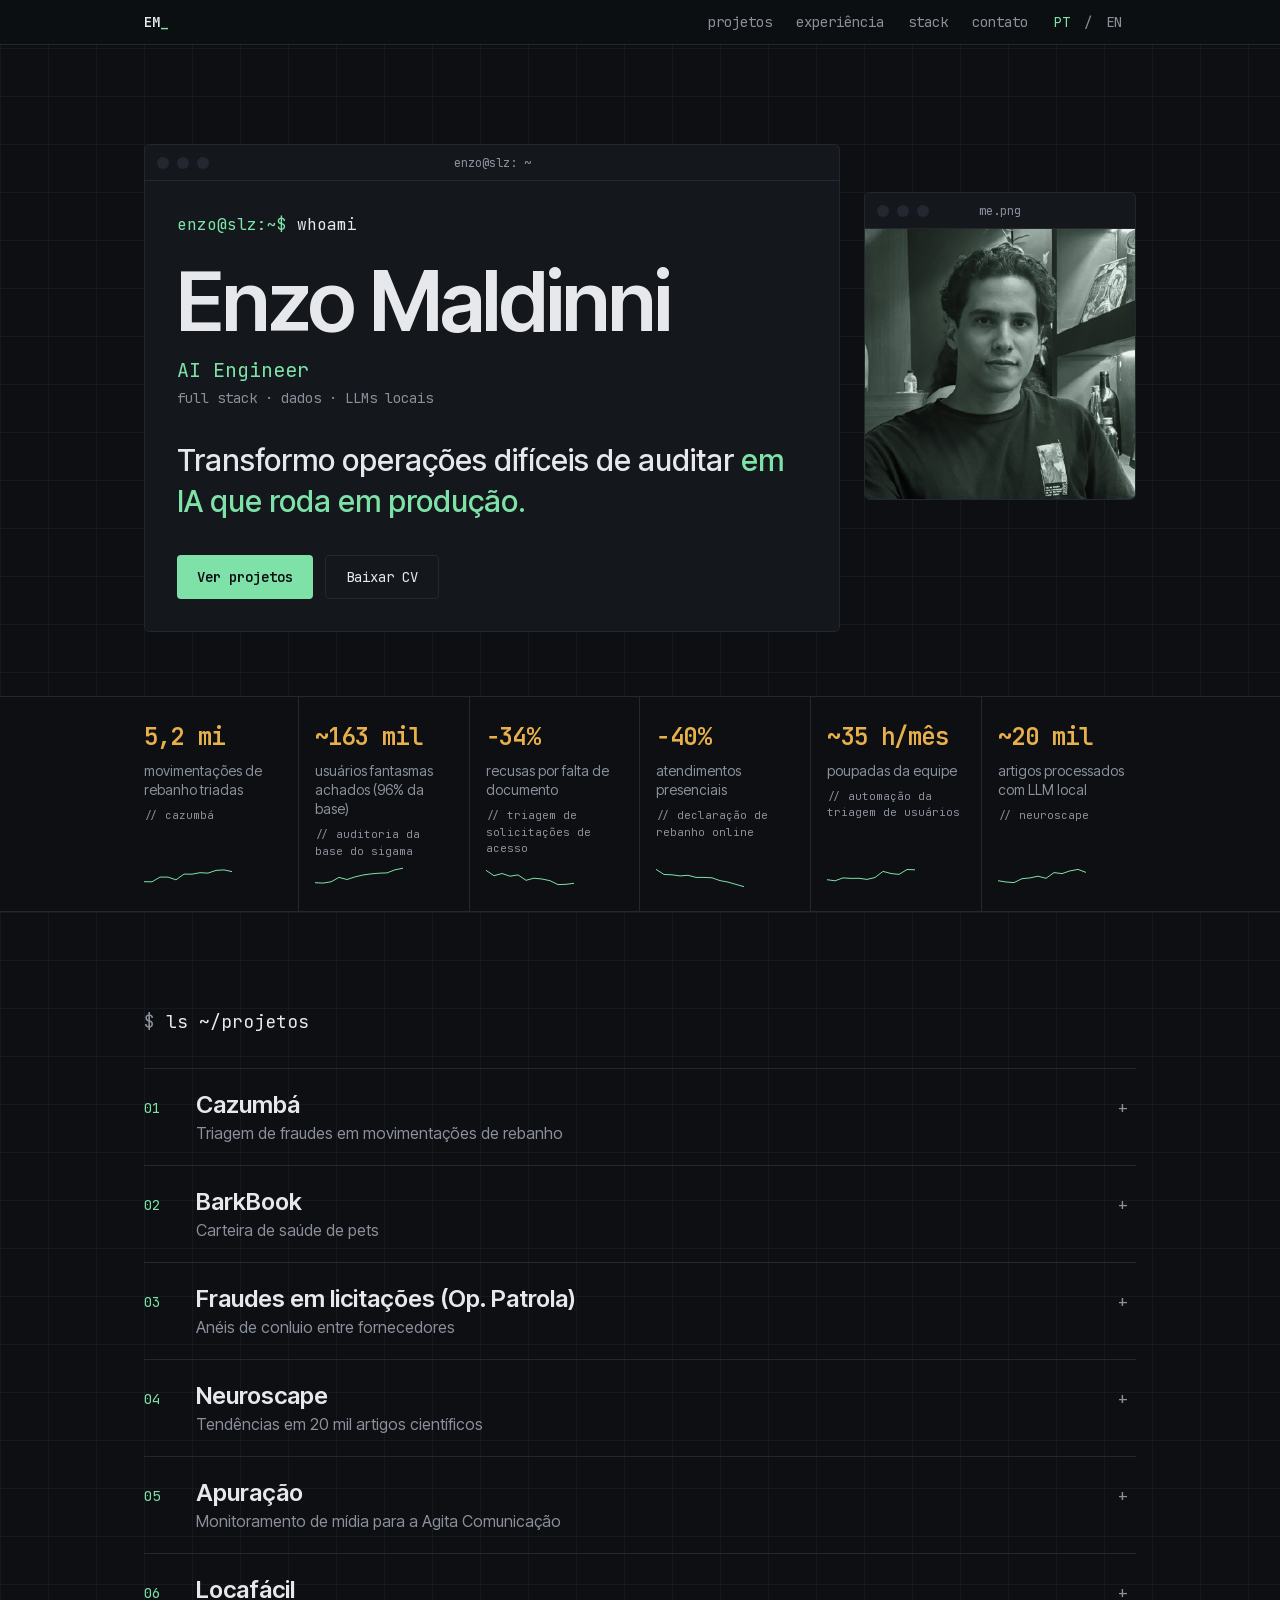
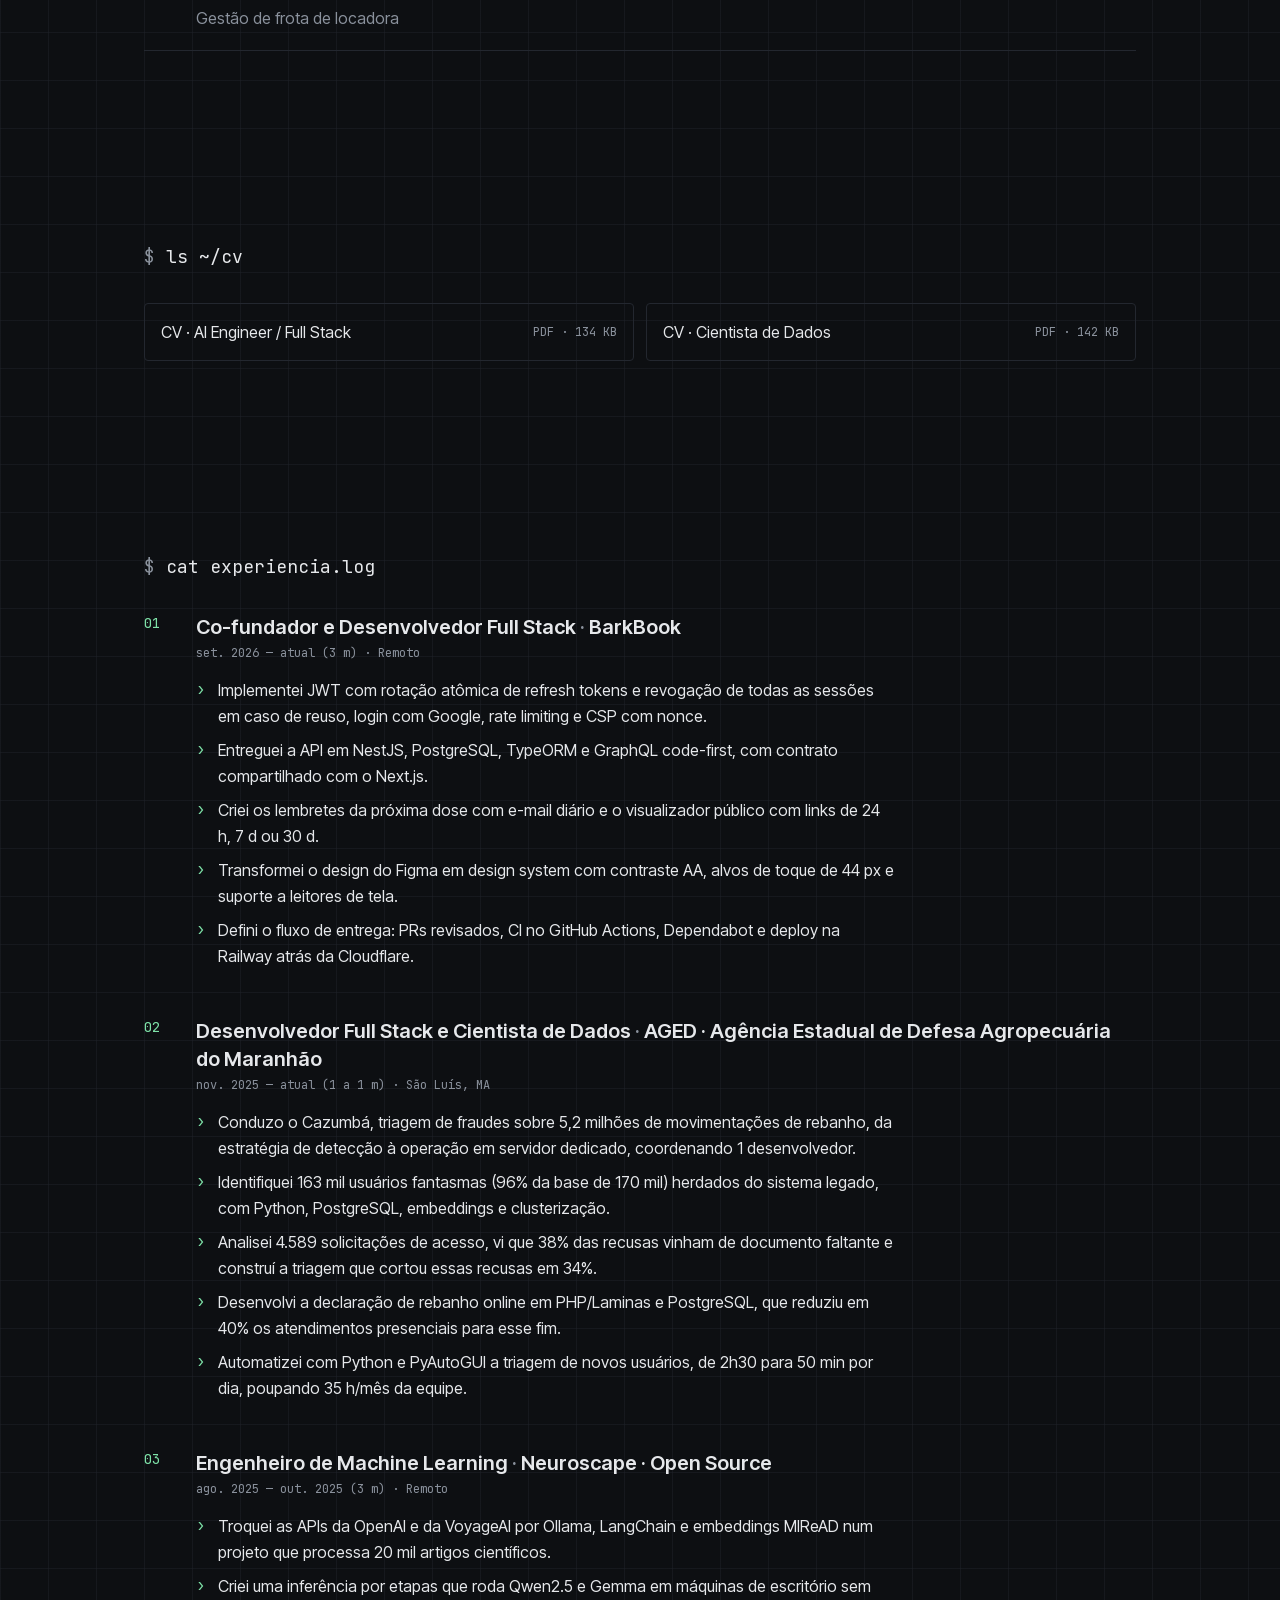
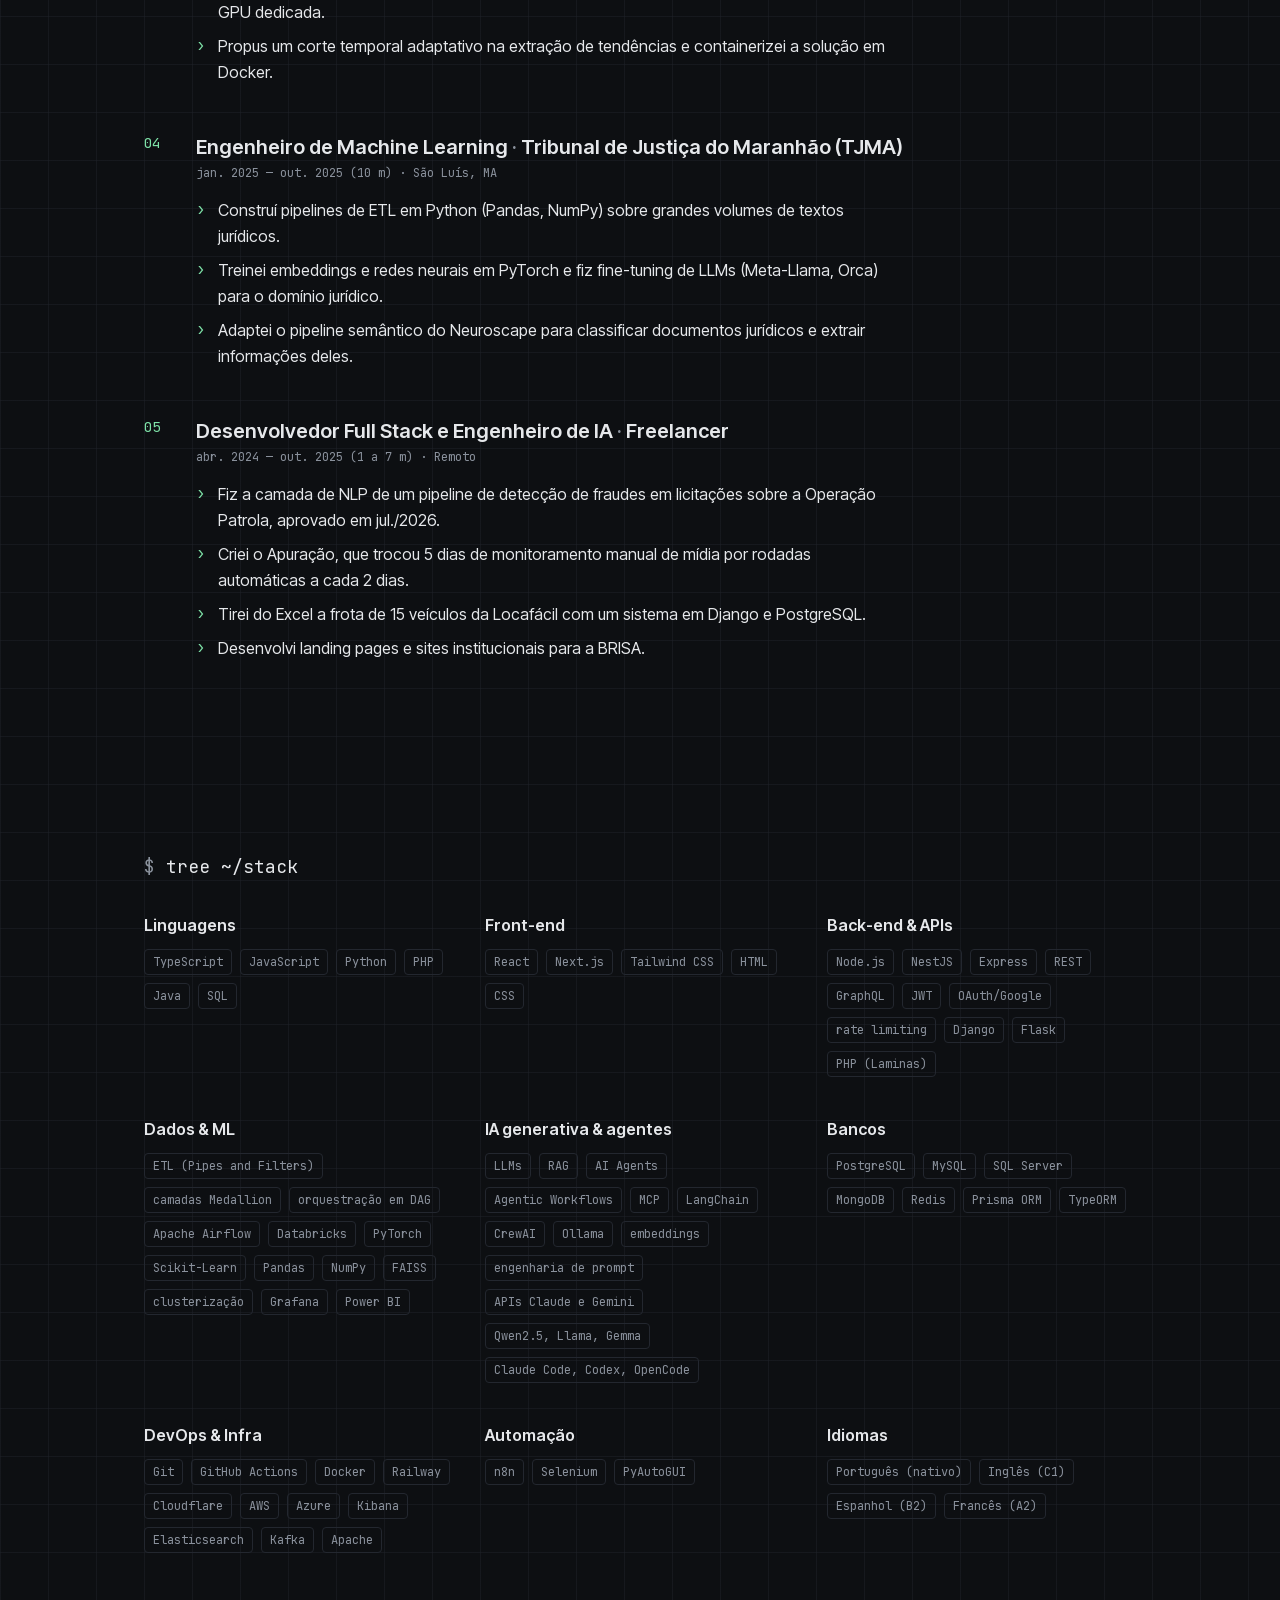
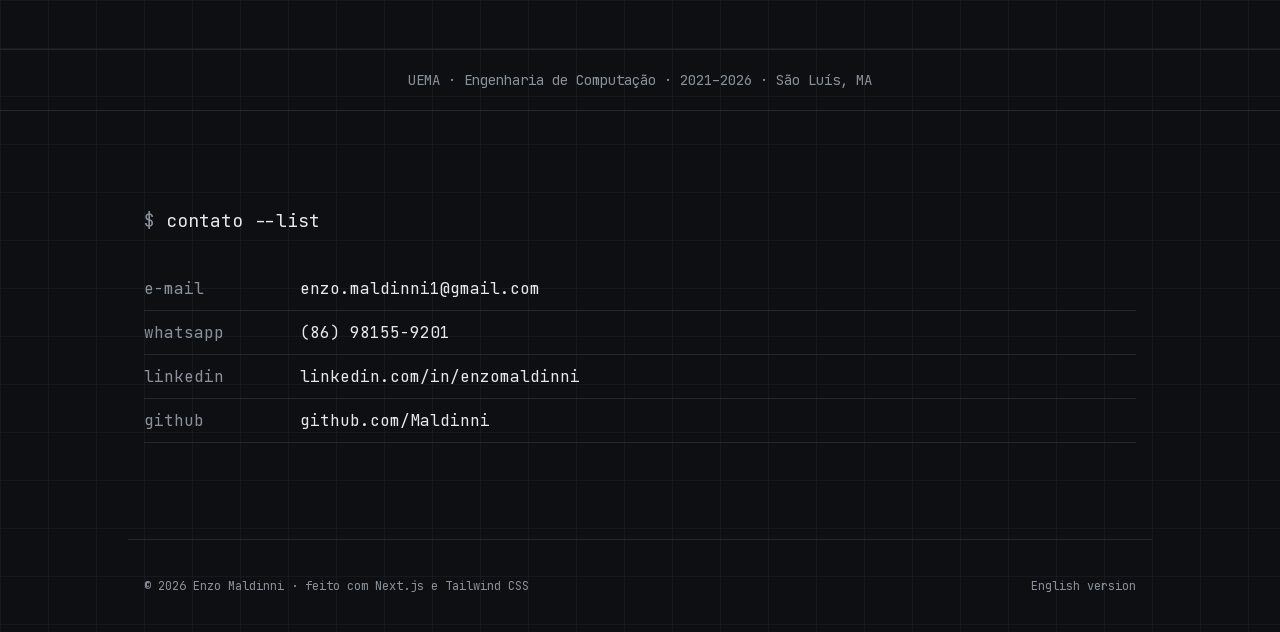
<file: pt/index.html>
<!DOCTYPE html><html lang="pt-BR" class="_9zmxNa_variable zpwR8q_variable antialiased"><head><meta charSet="utf-8"/><meta name="viewport" content="width=device-width, initial-scale=1"/><link rel="preload" href="/_next/static/media/4a0b7dd978568ff2-s.p.3fofz6dws3mg0.woff2" as="font" crossorigin="" type="font/woff2"/><link rel="preload" href="/_next/static/media/53897e768d329f66-s.p.3t6q91iet4nsy.woff2" as="font" crossorigin="" type="font/woff2"/><link rel="preload" as="image" href="/me.png"/><link rel="stylesheet" href="/_next/static/chunks/1-alnplldar_0.css" data-precedence="next"/><link rel="preload" as="script" fetchPriority="low" href="/_next/static/chunks/0l7628x5hic9-.js"/><script src="/_next/static/chunks/3_kltbefwfs8q.js" async=""></script><script src="/_next/static/chunks/05gcpgxvxa4-k.js" async=""></script><script src="/_next/static/chunks/37lkgn0qpgryb.js" async=""></script><script src="/_next/static/chunks/turbopack-2u1d16houkiyo.js" async=""></script><script src="/_next/static/chunks/3f2lrh30woqog.js" async=""></script><script src="/_next/static/chunks/2yo7da5r_3_x4.js" async=""></script><meta name="next-size-adjust" content=""/><meta name="theme-color" content="black"/><meta name="color-scheme" content="dark"/><title>Enzo Maldinni — AI Engineer</title><meta name="description" content="AI Engineer em São Luís, MA. Full stack, dados e LLMs locais: triagem de fraudes em 5,2 mi de movimentações de rebanho e sistemas em produção."/><link rel="alternate" hrefLang="pt" href="https://maldinni.github.io/pt/"/><link rel="alternate" hrefLang="en" href="https://maldinni.github.io/en/"/><meta property="og:title" content="Enzo Maldinni — AI Engineer"/><meta property="og:description" content="AI Engineer em São Luís, MA. Full stack, dados e LLMs locais: triagem de fraudes em 5,2 mi de movimentações de rebanho e sistemas em produção."/><meta property="og:locale" content="pt_BR"/><meta property="og:image" content="https://maldinni.github.io/me.png"/><meta property="og:image:width" content="400"/><meta property="og:image:height" content="400"/><meta property="og:type" content="website"/><meta name="twitter:card" content="summary"/><meta name="twitter:title" content="Enzo Maldinni — AI Engineer"/><meta name="twitter:description" content="AI Engineer em São Luís, MA. Full stack, dados e LLMs locais: triagem de fraudes em 5,2 mi de movimentações de rebanho e sistemas em produção."/><meta name="twitter:image" content="https://maldinni.github.io/me.png"/><meta name="twitter:image:width" content="400"/><meta name="twitter:image:height" content="400"/><link rel="icon" href="/icon.svg?icon.3rx_6zd_ey1ag.svg" sizes="any" type="image/svg+xml"/><script src="/_next/static/chunks/0cz1d0mv5g_q7.js" noModule=""></script></head><body class="min-h-screen"><div hidden=""><!--$--><!--/$--></div><a href="#conteudo" class="fixed top-2 left-2 z-20 -translate-y-16 bg-accent px-4 py-3 font-mono text-sm font-semibold text-bg focus:translate-y-0">Pular para o conteúdo</a><header class="fixed inset-x-0 top-0 z-10 border-b border-line bg-bg/80 font-mono text-sm backdrop-blur"><nav aria-label="principal" class="mx-auto flex max-w-5xl flex-wrap items-center justify-between px-4"><a href="/pt/" class="inline-flex min-h-11 min-w-11 items-center justify-center px-3 -ml-3 font-semibold" aria-label="Enzo Maldinni">EM<span class="animate-blink text-accent">_</span></a><ul class="order-last -mx-4 flex w-[calc(100%+2rem)] overflow-x-auto [scrollbar-width:none] px-1 sm:order-none sm:mx-0 sm:ml-auto sm:w-auto sm:px-0"><li class="shrink-0"><a href="#projetos" class="inline-flex min-h-11 min-w-11 items-center justify-center px-3 text-muted hover:text-fg">projetos</a></li><li class="shrink-0"><a href="#experiencia" class="inline-flex min-h-11 min-w-11 items-center justify-center px-3 text-muted hover:text-fg">experiência</a></li><li class="shrink-0"><a href="#stack" class="inline-flex min-h-11 min-w-11 items-center justify-center px-3 text-muted hover:text-fg">stack</a></li><li class="shrink-0"><a href="#contato" class="inline-flex min-h-11 min-w-11 items-center justify-center px-3 text-muted hover:text-fg">contato</a></li></ul><div class="flex items-center text-muted"><span class="flex items-center"><a href="/pt/" hrefLang="pt" aria-current="page" class="inline-flex min-h-11 min-w-11 items-center justify-center px-3 text-accent">PT</a></span><span class="flex items-center"><span aria-hidden="true">/</span><a href="/en/" hrefLang="en" class="inline-flex min-h-11 min-w-11 items-center justify-center px-3 hover:text-fg">EN</a></span></div></nav></header><main id="conteudo"><section class="mx-auto grid max-w-5xl gap-6 px-4 pt-32 pb-16 sm:pt-36 lg:grid-cols-[1fr_17rem] lg:items-start"><div class="overflow-hidden rounded-md border border-line bg-surface "><div class="relative flex h-9 items-center gap-2 border-b border-line px-3"><span aria-hidden="true" class="size-3 rounded-full bg-line"></span><span aria-hidden="true" class="size-3 rounded-full bg-line"></span><span aria-hidden="true" class="size-3 rounded-full bg-line"></span><span class="absolute inset-x-0 text-center font-mono text-xs text-muted">enzo@slz: ~</span></div><div class="p-4 sm:p-8"><p class="font-mono text-sm sm:text-base"><span class="text-accent">enzo@slz<!-- -->:~$ </span><span class="inline-block animate-type overflow-hidden align-bottom whitespace-nowrap" style="width:6ch;animation-timing-function:steps(6)">whoami</span></p><h1 class="mt-6 text-[clamp(2.75rem,6.5vw,6rem)] leading-[0.95] font-semibold tracking-tight text-balance">Enzo Maldinni</h1><p class="mt-4 font-mono text-lg text-accent sm:text-xl">AI Engineer</p><p class="mt-1 font-mono text-sm text-muted">full stack · dados · LLMs locais</p><p class="mt-8 max-w-[34ch] text-2xl leading-snug font-medium text-pretty sm:text-3xl">Transformo operações difíceis de auditar <span class="text-accent">em IA que roda em produção.</span></p><div class="mt-8 flex flex-wrap gap-3 font-mono text-sm"><a href="#projetos" class="inline-flex min-h-11 items-center rounded-sm bg-accent px-5 font-semibold text-bg hover:bg-fg">Ver projetos</a><a href="/cv/enzo-maldinni-ai-engineer-fullstack.pdf" download="" class="inline-flex min-h-11 items-center rounded-sm border border-line px-5 hover:border-accent hover:text-accent">Baixar CV</a></div></div></div><div class="overflow-hidden rounded-md border border-line bg-surface mx-auto w-full max-w-72 lg:mt-12"><div class="relative flex h-9 items-center gap-2 border-b border-line px-3"><span aria-hidden="true" class="size-3 rounded-full bg-line"></span><span aria-hidden="true" class="size-3 rounded-full bg-line"></span><span aria-hidden="true" class="size-3 rounded-full bg-line"></span><span class="absolute inset-x-0 text-center font-mono text-xs text-muted">me.png</span></div><div class="relative"><img alt="Foto de Enzo Maldinni" width="400" height="400" decoding="async" data-nimg="1" class="block w-full grayscale" style="color:transparent" src="/me.png"/><div aria-hidden="true" class="absolute inset-0 bg-accent opacity-15 mix-blend-color"></div></div></div></section><div class="border-y border-line bg-bg"><div class="transition duration-400 ease-out data-[reveal=hidden]:translate-y-3 data-[reveal=hidden]:opacity-0"><dl class="mx-auto grid max-w-5xl grid-cols-2 gap-px bg-line sm:grid-cols-3 lg:grid-cols-6"><div class="flex flex-col gap-2 bg-bg px-4 py-6"><dt class="order-2 text-sm leading-snug text-muted">movimentações de rebanho triadas</dt><dd class="order-1 font-mono text-2xl font-semibold tracking-tight whitespace-nowrap text-data sm:text-3xl lg:text-2xl">5,2 mi</dd><dd class="order-3 font-mono text-[11px] text-muted lowercase">// Cazumbá</dd><svg aria-hidden="true" viewBox="0 0 88 20" class="order-4 mt-auto h-5 w-22 text-accent"><polyline points="0,14.7 8,14.8 16,10.1 24,10.1 32,12.8 40,7.1 48,7.2 56,5.7 64,6.1 72,3.4 80,2.9 88,4.6" fill="none" stroke="currentColor" stroke-width="1" vector-effect="non-scaling-stroke"></polyline></svg></div><div class="flex flex-col gap-2 bg-bg px-4 py-6"><dt class="order-2 text-sm leading-snug text-muted">usuários fantasmas achados (96% da base)</dt><dd class="order-1 font-mono text-2xl font-semibold tracking-tight whitespace-nowrap text-data sm:text-3xl lg:text-2xl">~163 mil</dd><dd class="order-3 font-mono text-[11px] text-muted lowercase">// Auditoria da base do SIGAMA</dd><svg aria-hidden="true" viewBox="0 0 88 20" class="order-4 mt-auto h-5 w-22 text-accent"><polyline points="0,15.7 8,16.1 16,14.8 24,10.4 32,12.5 40,9.9 48,8.0 56,6.9 64,6.2 72,5.9 80,2.8 88,1.2" fill="none" stroke="currentColor" stroke-width="1" vector-effect="non-scaling-stroke"></polyline></svg></div><div class="flex flex-col gap-2 bg-bg px-4 py-6"><dt class="order-2 text-sm leading-snug text-muted">recusas por falta de documento</dt><dd class="order-1 font-mono text-2xl font-semibold tracking-tight whitespace-nowrap text-data sm:text-3xl lg:text-2xl">−34%</dd><dd class="order-3 font-mono text-[11px] text-muted lowercase">// Triagem de solicitações de acesso</dd><svg aria-hidden="true" viewBox="0 0 88 20" class="order-4 mt-auto h-5 w-22 text-accent"><polyline points="0,3.3 8,8.7 16,6.5 24,9.2 32,7.9 40,13.3 48,11.2 56,12.0 64,13.7 72,17.6 80,17.3 88,16.3" fill="none" stroke="currentColor" stroke-width="1" vector-effect="non-scaling-stroke"></polyline></svg></div><div class="flex flex-col gap-2 bg-bg px-4 py-6"><dt class="order-2 text-sm leading-snug text-muted">atendimentos presenciais</dt><dd class="order-1 font-mono text-2xl font-semibold tracking-tight whitespace-nowrap text-data sm:text-3xl lg:text-2xl">−40%</dd><dd class="order-3 font-mono text-[11px] text-muted lowercase">// Declaração de rebanho online</dd><svg aria-hidden="true" viewBox="0 0 88 20" class="order-4 mt-auto h-5 w-22 text-accent"><polyline points="0,2.3 8,7.5 16,7.8 24,8.9 32,8.3 40,10.4 48,10.4 56,10.8 64,13.6 72,15.1 80,17.4 88,19.7" fill="none" stroke="currentColor" stroke-width="1" vector-effect="non-scaling-stroke"></polyline></svg></div><div class="flex flex-col gap-2 bg-bg px-4 py-6"><dt class="order-2 text-sm leading-snug text-muted">poupadas da equipe</dt><dd class="order-1 font-mono text-2xl font-semibold tracking-tight whitespace-nowrap text-data sm:text-3xl lg:text-2xl">~35 h/mês</dd><dd class="order-3 font-mono text-[11px] text-muted lowercase">// Automação da triagem de usuários</dd><svg aria-hidden="true" viewBox="0 0 88 20" class="order-4 mt-auto h-5 w-22 text-accent"><polyline points="0,12.7 8,13.8 16,10.9 24,11.4 32,11.3 40,12.4 48,10.5 56,4.4 64,6.5 72,7.4 80,2.5 88,2.8" fill="none" stroke="currentColor" stroke-width="1" vector-effect="non-scaling-stroke"></polyline></svg></div><div class="flex flex-col gap-2 bg-bg px-4 py-6"><dt class="order-2 text-sm leading-snug text-muted">artigos processados com LLM local</dt><dd class="order-1 font-mono text-2xl font-semibold tracking-tight whitespace-nowrap text-data sm:text-3xl lg:text-2xl">~20 mil</dd><dd class="order-3 font-mono text-[11px] text-muted lowercase">// Neuroscape</dd><svg aria-hidden="true" viewBox="0 0 88 20" class="order-4 mt-auto h-5 w-22 text-accent"><polyline points="0,13.7 8,15.0 16,15.6 24,11.7 32,10.9 40,9.2 48,11.3 56,5.6 64,6.6 72,3.9 80,2.4 88,5.4" fill="none" stroke="currentColor" stroke-width="1" vector-effect="non-scaling-stroke"></polyline></svg></div></dl></div></div><section id="projetos" class="mx-auto max-w-5xl scroll-mt-28 px-4 py-16 sm:py-24"><div class="transition duration-400 ease-out data-[reveal=hidden]:translate-y-3 data-[reveal=hidden]:opacity-0"><h2 aria-label="Projetos" class="mb-8 font-mono text-base text-fg sm:text-lg"><span aria-hidden="true" class="text-muted">$ </span>ls ~/projetos</h2><ol class="border-t border-line"><li class="border-b border-line"><details class="group"><summary class="grid min-h-11 cursor-pointer list-none grid-cols-[2.5rem_1fr_auto] items-baseline gap-x-3 py-5 hover:bg-surface [&amp;::-webkit-details-marker]:hidden"><span class="font-mono text-sm text-accent">01</span><span><span class="block text-xl font-semibold sm:text-2xl">Cazumbá</span><span class="block text-muted">Triagem de fraudes em movimentações de rebanho</span></span><span aria-hidden="true" class="pr-2 font-mono text-muted group-open:hidden">+</span><span aria-hidden="true" class="hidden pr-2 font-mono text-accent group-open:inline">−</span></summary><div class="grid gap-4 pb-6 pl-[3.25rem] sm:max-w-[70ch]"><div><p class="font-mono text-xs text-accent">problema</p><p class="mt-1 leading-relaxed text-pretty">Auditar à mão as 5,2 milhões de movimentações de rebanho do SIGAMA era inviável.</p></div><div><p class="font-mono text-xs text-accent">construí</p><p class="mt-1 leading-relaxed text-pretty">Fiz uma API em Node.js/TypeScript integrada ao SIGAMA, com Gaussian Mixture Model e LLM local, e um painel em React num servidor dedicado que configurei.</p></div><div><p class="font-mono text-xs text-accent">resultado</p><p class="mt-1 leading-relaxed text-pretty">Os técnicos recebem ranking de risco por registro e relatório de cada caso suspeito, e o modelo já pegou um esquema de lavagem de animais com até 200 cabeças movimentadas num dia.</p></div><ul class="flex flex-wrap gap-2 font-mono text-xs text-muted"><li class="rounded-sm border border-line px-2 py-1">Node.js</li><li class="rounded-sm border border-line px-2 py-1">TypeScript</li><li class="rounded-sm border border-line px-2 py-1">React</li><li class="rounded-sm border border-line px-2 py-1">Prisma ORM</li><li class="rounded-sm border border-line px-2 py-1">Gaussian Mixture Model</li><li class="rounded-sm border border-line px-2 py-1">LLM local</li></ul></div></details></li><li class="border-b border-line"><details class="group"><summary class="grid min-h-11 cursor-pointer list-none grid-cols-[2.5rem_1fr_auto] items-baseline gap-x-3 py-5 hover:bg-surface [&amp;::-webkit-details-marker]:hidden"><span class="font-mono text-sm text-accent">02</span><span><span class="block text-xl font-semibold sm:text-2xl">BarkBook</span><span class="block text-muted">Carteira de saúde de pets</span></span><span aria-hidden="true" class="pr-2 font-mono text-muted group-open:hidden">+</span><span aria-hidden="true" class="hidden pr-2 font-mono text-accent group-open:inline">−</span></summary><div class="grid gap-4 pb-6 pl-[3.25rem] sm:max-w-[70ch]"><div><p class="font-mono text-xs text-accent">problema</p><p class="mt-1 leading-relaxed text-pretty">Tutores perdem a data da próxima vacina e não têm como mostrar a carteira do pet sem entregar a conta.</p></div><div><p class="font-mono text-xs text-accent">construí</p><p class="mt-1 leading-relaxed text-pretty">Fiz um monorepo pnpm com NestJS, GraphQL code-first, PostgreSQL e Next.js, com registros de saúde, lembrete por e-mail da próxima dose e links públicos de 24 h, 7 d ou 30 d.</p></div><div><p class="font-mono text-xs text-accent">resultado</p><p class="mt-1 leading-relaxed text-pretty">Co-fundei o produto e ele roda na Railway atrás da Cloudflare, com CI de lint, typecheck, testes e audit de dependências.</p></div><ul class="flex flex-wrap gap-2 font-mono text-xs text-muted"><li class="rounded-sm border border-line px-2 py-1">NestJS</li><li class="rounded-sm border border-line px-2 py-1">GraphQL</li><li class="rounded-sm border border-line px-2 py-1">PostgreSQL</li><li class="rounded-sm border border-line px-2 py-1">TypeORM</li><li class="rounded-sm border border-line px-2 py-1">Next.js</li><li class="rounded-sm border border-line px-2 py-1">Tailwind CSS</li></ul><a href="https://barkbook.co" target="_blank" rel="noreferrer" class="inline-flex min-h-11 w-fit items-center font-mono text-sm text-accent hover:underline">site →</a></div></details></li><li class="border-b border-line"><details class="group"><summary class="grid min-h-11 cursor-pointer list-none grid-cols-[2.5rem_1fr_auto] items-baseline gap-x-3 py-5 hover:bg-surface [&amp;::-webkit-details-marker]:hidden"><span class="font-mono text-sm text-accent">03</span><span><span class="block text-xl font-semibold sm:text-2xl">Fraudes em licitações (Op. Patrola)</span><span class="block text-muted">Anéis de conluio entre fornecedores</span></span><span aria-hidden="true" class="pr-2 font-mono text-muted group-open:hidden">+</span><span aria-hidden="true" class="hidden pr-2 font-mono text-accent group-open:inline">−</span></summary><div class="grid gap-4 pb-6 pl-[3.25rem] sm:max-w-[70ch]"><div><p class="font-mono text-xs text-accent">problema</p><p class="mt-1 leading-relaxed text-pretty">Achar conluio entre fornecedores nas compras de máquinas pesadas do dataset da Operação Patrola.</p></div><div><p class="font-mono text-xs text-accent">construí</p><p class="mt-1 leading-relaxed text-pretty">Fiz a camada de NLP com embeddings LegalBert-pt, grafos k-NN no FAISS, comunidades Leiden e Qwen2.5 local via Ollama, em infraestrutura própria por causa dos dados sensíveis.</p></div><div><p class="font-mono text-xs text-accent">resultado</p><p class="mt-1 leading-relaxed text-pretty">O pipeline aponta os anéis de conluio e o trabalho foi defendido e aprovado em jul./2026.</p></div><ul class="flex flex-wrap gap-2 font-mono text-xs text-muted"><li class="rounded-sm border border-line px-2 py-1">Python</li><li class="rounded-sm border border-line px-2 py-1">LegalBert-pt</li><li class="rounded-sm border border-line px-2 py-1">FAISS</li><li class="rounded-sm border border-line px-2 py-1">Leiden</li><li class="rounded-sm border border-line px-2 py-1">Ollama</li><li class="rounded-sm border border-line px-2 py-1">Qwen2.5</li></ul><a href="https://github.com/Maldinni/SubFraudGMM-Replication" target="_blank" rel="noreferrer" class="inline-flex min-h-11 w-fit items-center font-mono text-sm text-accent hover:underline">repo →</a></div></details></li><li class="border-b border-line"><details class="group"><summary class="grid min-h-11 cursor-pointer list-none grid-cols-[2.5rem_1fr_auto] items-baseline gap-x-3 py-5 hover:bg-surface [&amp;::-webkit-details-marker]:hidden"><span class="font-mono text-sm text-accent">04</span><span><span class="block text-xl font-semibold sm:text-2xl">Neuroscape</span><span class="block text-muted">Tendências em 20 mil artigos científicos</span></span><span aria-hidden="true" class="pr-2 font-mono text-muted group-open:hidden">+</span><span aria-hidden="true" class="hidden pr-2 font-mono text-accent group-open:inline">−</span></summary><div class="grid gap-4 pb-6 pl-[3.25rem] sm:max-w-[70ch]"><div><p class="font-mono text-xs text-accent">problema</p><p class="mt-1 leading-relaxed text-pretty">Um projeto acadêmico internacional que processa 20 mil artigos com LLMs dependia das APIs pagas da OpenAI e da VoyageAI.</p></div><div><p class="font-mono text-xs text-accent">construí</p><p class="mt-1 leading-relaxed text-pretty">Migrei para Ollama, LangChain e embeddings MIReAD e criei uma inferência por etapas que roda Qwen2.5 e Gemma em máquinas sem GPU dedicada, tudo em Docker.</p></div><div><p class="font-mono text-xs text-accent">resultado</p><p class="mt-1 leading-relaxed text-pretty">O projeto deixou de depender de APIs comerciais, e o MIReAD aderiu melhor aos dados que o Voyage.</p></div><ul class="flex flex-wrap gap-2 font-mono text-xs text-muted"><li class="rounded-sm border border-line px-2 py-1">Python</li><li class="rounded-sm border border-line px-2 py-1">Ollama</li><li class="rounded-sm border border-line px-2 py-1">LangChain</li><li class="rounded-sm border border-line px-2 py-1">MIReAD</li><li class="rounded-sm border border-line px-2 py-1">Qwen2.5</li><li class="rounded-sm border border-line px-2 py-1">Gemma</li><li class="rounded-sm border border-line px-2 py-1">Docker</li></ul><a href="https://github.com/ccnmaastricht/NeuroScape" target="_blank" rel="noreferrer" class="inline-flex min-h-11 w-fit items-center font-mono text-sm text-accent hover:underline">repo →</a></div></details></li><li class="border-b border-line"><details class="group"><summary class="grid min-h-11 cursor-pointer list-none grid-cols-[2.5rem_1fr_auto] items-baseline gap-x-3 py-5 hover:bg-surface [&amp;::-webkit-details-marker]:hidden"><span class="font-mono text-sm text-accent">05</span><span><span class="block text-xl font-semibold sm:text-2xl">Apuração</span><span class="block text-muted">Monitoramento de mídia para a Agita Comunicação</span></span><span aria-hidden="true" class="pr-2 font-mono text-muted group-open:hidden">+</span><span aria-hidden="true" class="hidden pr-2 font-mono text-accent group-open:inline">−</span></summary><div class="grid gap-4 pb-6 pl-[3.25rem] sm:max-w-[70ch]"><div><p class="font-mono text-xs text-accent">problema</p><p class="mt-1 leading-relaxed text-pretty">O monitoramento de mídia era manual e levava 5 dias.</p></div><div><p class="font-mono text-xs text-accent">construí</p><p class="mt-1 leading-relaxed text-pretty">Fiz um ETL em Python que roda a cada 2 dias sobre 12 portais, 33+ palavras-chave no X e 5 perfis no Instagram, com embeddings e LLMs open source.</p></div><div><p class="font-mono text-xs text-accent">resultado</p><p class="mt-1 leading-relaxed text-pretty">Os redatores recebem dossiês prontos com as tendências detectadas.</p></div><ul class="flex flex-wrap gap-2 font-mono text-xs text-muted"><li class="rounded-sm border border-line px-2 py-1">Python</li><li class="rounded-sm border border-line px-2 py-1">ETL</li><li class="rounded-sm border border-line px-2 py-1">embeddings</li><li class="rounded-sm border border-line px-2 py-1">LLMs open source</li></ul><a href="https://github.com/Maldinni/All-in-crawler" target="_blank" rel="noreferrer" class="inline-flex min-h-11 w-fit items-center font-mono text-sm text-accent hover:underline">repo →</a></div></details></li><li class="border-b border-line"><details class="group"><summary class="grid min-h-11 cursor-pointer list-none grid-cols-[2.5rem_1fr_auto] items-baseline gap-x-3 py-5 hover:bg-surface [&amp;::-webkit-details-marker]:hidden"><span class="font-mono text-sm text-accent">06</span><span><span class="block text-xl font-semibold sm:text-2xl">Locafácil</span><span class="block text-muted">Gestão de frota de locadora</span></span><span aria-hidden="true" class="pr-2 font-mono text-muted group-open:hidden">+</span><span aria-hidden="true" class="hidden pr-2 font-mono text-accent group-open:inline">−</span></summary><div class="grid gap-4 pb-6 pl-[3.25rem] sm:max-w-[70ch]"><div><p class="font-mono text-xs text-accent">problema</p><p class="mt-1 leading-relaxed text-pretty">Uma frota de 15 veículos era controlada no Excel.</p></div><div><p class="font-mono text-xs text-accent">construí</p><p class="mt-1 leading-relaxed text-pretty">Fiz um sistema web em Django, Tailwind CSS e PostgreSQL com contratos, locações, multas, manutenção e IPVA.</p></div><div><p class="font-mono text-xs text-accent">resultado</p><p class="mt-1 leading-relaxed text-pretty">O controle saiu do Excel e ganhou dashboards de balanço.</p></div><ul class="flex flex-wrap gap-2 font-mono text-xs text-muted"><li class="rounded-sm border border-line px-2 py-1">Django</li><li class="rounded-sm border border-line px-2 py-1">Tailwind CSS</li><li class="rounded-sm border border-line px-2 py-1">PostgreSQL</li></ul><a href="https://github.com/Maldinni/Locadora-app" target="_blank" rel="noreferrer" class="inline-flex min-h-11 w-fit items-center font-mono text-sm text-accent hover:underline">repo →</a></div></details></li></ol></div></section><section class="mx-auto max-w-5xl scroll-mt-28 px-4 py-16 sm:py-24"><div class="transition duration-400 ease-out data-[reveal=hidden]:translate-y-3 data-[reveal=hidden]:opacity-0"><h2 aria-label="Currículo" class="mb-8 font-mono text-base text-fg sm:text-lg"><span aria-hidden="true" class="text-muted">$ </span>ls ~/cv</h2><ul class="grid gap-3 sm:grid-cols-2"><li><a href="/cv/enzo-maldinni-ai-engineer-fullstack.pdf" download="" class="flex min-h-11 items-center justify-between gap-4 rounded-sm border border-line px-4 py-4 hover:border-accent"><span>CV · AI Engineer / Full Stack</span><span class="shrink-0 font-mono text-xs text-muted">PDF · 134 KB</span></a></li><li><a href="/cv/enzo-maldinni-cientista-de-dados.pdf" download="" class="flex min-h-11 items-center justify-between gap-4 rounded-sm border border-line px-4 py-4 hover:border-accent"><span>CV · Cientista de Dados</span><span class="shrink-0 font-mono text-xs text-muted">PDF · 142 KB</span></a></li></ul></div></section><section id="experiencia" class="mx-auto max-w-5xl scroll-mt-28 px-4 py-16 sm:py-24"><div class="transition duration-400 ease-out data-[reveal=hidden]:translate-y-3 data-[reveal=hidden]:opacity-0"><h2 aria-label="Experiência" class="mb-8 font-mono text-base text-fg sm:text-lg"><span aria-hidden="true" class="text-muted">$ </span>cat experiencia.log</h2><ol class="grid gap-12"><li class="grid gap-x-3 sm:grid-cols-[2.5rem_1fr]"><span class="font-mono text-sm text-accent max-sm:hidden">01</span><div><h3 class="text-xl font-semibold">Co-fundador e Desenvolvedor Full Stack<!-- --> <span class="text-muted">·</span> <!-- -->BarkBook</h3><p class="mt-1 font-mono text-xs text-muted">set. 2026<!-- --> — <!-- -->atual<!-- --> (<!-- -->3 m<!-- -->) ·<!-- --> <!-- -->Remoto</p><ul class="mt-4 grid max-w-[70ch] gap-2 leading-relaxed"><li class="flex gap-3"><span aria-hidden="true" class="font-mono text-accent">›</span><span>Implementei JWT com rotação atômica de refresh tokens e revogação de todas as sessões em caso de reuso, login com Google, rate limiting e CSP com nonce.</span></li><li class="flex gap-3"><span aria-hidden="true" class="font-mono text-accent">›</span><span>Entreguei a API em NestJS, PostgreSQL, TypeORM e GraphQL code-first, com contrato compartilhado com o Next.js.</span></li><li class="flex gap-3"><span aria-hidden="true" class="font-mono text-accent">›</span><span>Criei os lembretes da próxima dose com e-mail diário e o visualizador público com links de 24 h, 7 d ou 30 d.</span></li><li class="flex gap-3"><span aria-hidden="true" class="font-mono text-accent">›</span><span>Transformei o design do Figma em design system com contraste AA, alvos de toque de 44 px e suporte a leitores de tela.</span></li><li class="flex gap-3"><span aria-hidden="true" class="font-mono text-accent">›</span><span>Defini o fluxo de entrega: PRs revisados, CI no GitHub Actions, Dependabot e deploy na Railway atrás da Cloudflare.</span></li></ul></div></li><li class="grid gap-x-3 sm:grid-cols-[2.5rem_1fr]"><span class="font-mono text-sm text-accent max-sm:hidden">02</span><div><h3 class="text-xl font-semibold">Desenvolvedor Full Stack e Cientista de Dados<!-- --> <span class="text-muted">·</span> <!-- -->AGED · Agência Estadual de Defesa Agropecuária do Maranhão</h3><p class="mt-1 font-mono text-xs text-muted">nov. 2025<!-- --> — <!-- -->atual<!-- --> (<!-- -->1 a 1 m<!-- -->) ·<!-- --> <!-- -->São Luís, MA</p><ul class="mt-4 grid max-w-[70ch] gap-2 leading-relaxed"><li class="flex gap-3"><span aria-hidden="true" class="font-mono text-accent">›</span><span>Conduzo o Cazumbá, triagem de fraudes sobre 5,2 milhões de movimentações de rebanho, da estratégia de detecção à operação em servidor dedicado, coordenando 1 desenvolvedor.</span></li><li class="flex gap-3"><span aria-hidden="true" class="font-mono text-accent">›</span><span>Identifiquei 163 mil usuários fantasmas (96% da base de 170 mil) herdados do sistema legado, com Python, PostgreSQL, embeddings e clusterização.</span></li><li class="flex gap-3"><span aria-hidden="true" class="font-mono text-accent">›</span><span>Analisei 4.589 solicitações de acesso, vi que 38% das recusas vinham de documento faltante e construí a triagem que cortou essas recusas em 34%.</span></li><li class="flex gap-3"><span aria-hidden="true" class="font-mono text-accent">›</span><span>Desenvolvi a declaração de rebanho online em PHP/Laminas e PostgreSQL, que reduziu em 40% os atendimentos presenciais para esse fim.</span></li><li class="flex gap-3"><span aria-hidden="true" class="font-mono text-accent">›</span><span>Automatizei com Python e PyAutoGUI a triagem de novos usuários, de 2h30 para 50 min por dia, poupando 35 h/mês da equipe.</span></li></ul></div></li><li class="grid gap-x-3 sm:grid-cols-[2.5rem_1fr]"><span class="font-mono text-sm text-accent max-sm:hidden">03</span><div><h3 class="text-xl font-semibold">Engenheiro de Machine Learning<!-- --> <span class="text-muted">·</span> <!-- -->Neuroscape · Open Source</h3><p class="mt-1 font-mono text-xs text-muted">ago. 2025<!-- --> — <!-- -->out. 2025<!-- --> (<!-- -->3 m<!-- -->) ·<!-- --> <!-- -->Remoto</p><ul class="mt-4 grid max-w-[70ch] gap-2 leading-relaxed"><li class="flex gap-3"><span aria-hidden="true" class="font-mono text-accent">›</span><span>Troquei as APIs da OpenAI e da VoyageAI por Ollama, LangChain e embeddings MIReAD num projeto que processa 20 mil artigos científicos.</span></li><li class="flex gap-3"><span aria-hidden="true" class="font-mono text-accent">›</span><span>Criei uma inferência por etapas que roda Qwen2.5 e Gemma em máquinas de escritório sem GPU dedicada.</span></li><li class="flex gap-3"><span aria-hidden="true" class="font-mono text-accent">›</span><span>Propus um corte temporal adaptativo na extração de tendências e containerizei a solução em Docker.</span></li></ul></div></li><li class="grid gap-x-3 sm:grid-cols-[2.5rem_1fr]"><span class="font-mono text-sm text-accent max-sm:hidden">04</span><div><h3 class="text-xl font-semibold">Engenheiro de Machine Learning<!-- --> <span class="text-muted">·</span> <!-- -->Tribunal de Justiça do Maranhão (TJMA)</h3><p class="mt-1 font-mono text-xs text-muted">jan. 2025<!-- --> — <!-- -->out. 2025<!-- --> (<!-- -->10 m<!-- -->) ·<!-- --> <!-- -->São Luís, MA</p><ul class="mt-4 grid max-w-[70ch] gap-2 leading-relaxed"><li class="flex gap-3"><span aria-hidden="true" class="font-mono text-accent">›</span><span>Construí pipelines de ETL em Python (Pandas, NumPy) sobre grandes volumes de textos jurídicos.</span></li><li class="flex gap-3"><span aria-hidden="true" class="font-mono text-accent">›</span><span>Treinei embeddings e redes neurais em PyTorch e fiz fine-tuning de LLMs (Meta-Llama, Orca) para o domínio jurídico.</span></li><li class="flex gap-3"><span aria-hidden="true" class="font-mono text-accent">›</span><span>Adaptei o pipeline semântico do Neuroscape para classificar documentos jurídicos e extrair informações deles.</span></li></ul></div></li><li class="grid gap-x-3 sm:grid-cols-[2.5rem_1fr]"><span class="font-mono text-sm text-accent max-sm:hidden">05</span><div><h3 class="text-xl font-semibold">Desenvolvedor Full Stack e Engenheiro de IA<!-- --> <span class="text-muted">·</span> <!-- -->Freelancer</h3><p class="mt-1 font-mono text-xs text-muted">abr. 2024<!-- --> — <!-- -->out. 2025<!-- --> (<!-- -->1 a 7 m<!-- -->) ·<!-- --> <!-- -->Remoto</p><ul class="mt-4 grid max-w-[70ch] gap-2 leading-relaxed"><li class="flex gap-3"><span aria-hidden="true" class="font-mono text-accent">›</span><span>Fiz a camada de NLP de um pipeline de detecção de fraudes em licitações sobre a Operação Patrola, aprovado em jul./2026.</span></li><li class="flex gap-3"><span aria-hidden="true" class="font-mono text-accent">›</span><span>Criei o Apuração, que trocou 5 dias de monitoramento manual de mídia por rodadas automáticas a cada 2 dias.</span></li><li class="flex gap-3"><span aria-hidden="true" class="font-mono text-accent">›</span><span>Tirei do Excel a frota de 15 veículos da Locafácil com um sistema em Django e PostgreSQL.</span></li><li class="flex gap-3"><span aria-hidden="true" class="font-mono text-accent">›</span><span>Desenvolvi landing pages e sites institucionais para a BRISA.</span></li></ul></div></li></ol></div></section><section id="stack" class="mx-auto max-w-5xl scroll-mt-28 px-4 py-16 sm:py-24"><div class="transition duration-400 ease-out data-[reveal=hidden]:translate-y-3 data-[reveal=hidden]:opacity-0"><h2 aria-label="Stack" class="mb-8 font-mono text-base text-fg sm:text-lg"><span aria-hidden="true" class="text-muted">$ </span>tree ~/stack</h2><div class="grid gap-x-8 gap-y-10 sm:grid-cols-2 lg:grid-cols-3"><div><h3 class="font-semibold">Linguagens</h3><ul class="mt-3 flex flex-wrap gap-2 font-mono text-xs"><li class="rounded-sm border border-line px-2 py-1 text-muted hover:border-accent hover:text-fg">TypeScript</li><li class="rounded-sm border border-line px-2 py-1 text-muted hover:border-accent hover:text-fg">JavaScript</li><li class="rounded-sm border border-line px-2 py-1 text-muted hover:border-accent hover:text-fg">Python</li><li class="rounded-sm border border-line px-2 py-1 text-muted hover:border-accent hover:text-fg">PHP</li><li class="rounded-sm border border-line px-2 py-1 text-muted hover:border-accent hover:text-fg">Java</li><li class="rounded-sm border border-line px-2 py-1 text-muted hover:border-accent hover:text-fg">SQL</li></ul></div><div><h3 class="font-semibold">Front-end</h3><ul class="mt-3 flex flex-wrap gap-2 font-mono text-xs"><li class="rounded-sm border border-line px-2 py-1 text-muted hover:border-accent hover:text-fg">React</li><li class="rounded-sm border border-line px-2 py-1 text-muted hover:border-accent hover:text-fg">Next.js</li><li class="rounded-sm border border-line px-2 py-1 text-muted hover:border-accent hover:text-fg">Tailwind CSS</li><li class="rounded-sm border border-line px-2 py-1 text-muted hover:border-accent hover:text-fg">HTML</li><li class="rounded-sm border border-line px-2 py-1 text-muted hover:border-accent hover:text-fg">CSS</li></ul></div><div><h3 class="font-semibold">Back-end &amp; APIs</h3><ul class="mt-3 flex flex-wrap gap-2 font-mono text-xs"><li class="rounded-sm border border-line px-2 py-1 text-muted hover:border-accent hover:text-fg">Node.js</li><li class="rounded-sm border border-line px-2 py-1 text-muted hover:border-accent hover:text-fg">NestJS</li><li class="rounded-sm border border-line px-2 py-1 text-muted hover:border-accent hover:text-fg">Express</li><li class="rounded-sm border border-line px-2 py-1 text-muted hover:border-accent hover:text-fg">REST</li><li class="rounded-sm border border-line px-2 py-1 text-muted hover:border-accent hover:text-fg">GraphQL</li><li class="rounded-sm border border-line px-2 py-1 text-muted hover:border-accent hover:text-fg">JWT</li><li class="rounded-sm border border-line px-2 py-1 text-muted hover:border-accent hover:text-fg">OAuth/Google</li><li class="rounded-sm border border-line px-2 py-1 text-muted hover:border-accent hover:text-fg">rate limiting</li><li class="rounded-sm border border-line px-2 py-1 text-muted hover:border-accent hover:text-fg">Django</li><li class="rounded-sm border border-line px-2 py-1 text-muted hover:border-accent hover:text-fg">Flask</li><li class="rounded-sm border border-line px-2 py-1 text-muted hover:border-accent hover:text-fg">PHP (Laminas)</li></ul></div><div><h3 class="font-semibold">Dados &amp; ML</h3><ul class="mt-3 flex flex-wrap gap-2 font-mono text-xs"><li class="rounded-sm border border-line px-2 py-1 text-muted hover:border-accent hover:text-fg">ETL (Pipes and Filters)</li><li class="rounded-sm border border-line px-2 py-1 text-muted hover:border-accent hover:text-fg">camadas Medallion</li><li class="rounded-sm border border-line px-2 py-1 text-muted hover:border-accent hover:text-fg">orquestração em DAG</li><li class="rounded-sm border border-line px-2 py-1 text-muted hover:border-accent hover:text-fg">Apache Airflow</li><li class="rounded-sm border border-line px-2 py-1 text-muted hover:border-accent hover:text-fg">Databricks</li><li class="rounded-sm border border-line px-2 py-1 text-muted hover:border-accent hover:text-fg">PyTorch</li><li class="rounded-sm border border-line px-2 py-1 text-muted hover:border-accent hover:text-fg">Scikit-Learn</li><li class="rounded-sm border border-line px-2 py-1 text-muted hover:border-accent hover:text-fg">Pandas</li><li class="rounded-sm border border-line px-2 py-1 text-muted hover:border-accent hover:text-fg">NumPy</li><li class="rounded-sm border border-line px-2 py-1 text-muted hover:border-accent hover:text-fg">FAISS</li><li class="rounded-sm border border-line px-2 py-1 text-muted hover:border-accent hover:text-fg">clusterização</li><li class="rounded-sm border border-line px-2 py-1 text-muted hover:border-accent hover:text-fg">Grafana</li><li class="rounded-sm border border-line px-2 py-1 text-muted hover:border-accent hover:text-fg">Power BI</li></ul></div><div><h3 class="font-semibold">IA generativa &amp; agentes</h3><ul class="mt-3 flex flex-wrap gap-2 font-mono text-xs"><li class="rounded-sm border border-line px-2 py-1 text-muted hover:border-accent hover:text-fg">LLMs</li><li class="rounded-sm border border-line px-2 py-1 text-muted hover:border-accent hover:text-fg">RAG</li><li class="rounded-sm border border-line px-2 py-1 text-muted hover:border-accent hover:text-fg">AI Agents</li><li class="rounded-sm border border-line px-2 py-1 text-muted hover:border-accent hover:text-fg">Agentic Workflows</li><li class="rounded-sm border border-line px-2 py-1 text-muted hover:border-accent hover:text-fg">MCP</li><li class="rounded-sm border border-line px-2 py-1 text-muted hover:border-accent hover:text-fg">LangChain</li><li class="rounded-sm border border-line px-2 py-1 text-muted hover:border-accent hover:text-fg">CrewAI</li><li class="rounded-sm border border-line px-2 py-1 text-muted hover:border-accent hover:text-fg">Ollama</li><li class="rounded-sm border border-line px-2 py-1 text-muted hover:border-accent hover:text-fg">embeddings</li><li class="rounded-sm border border-line px-2 py-1 text-muted hover:border-accent hover:text-fg">engenharia de prompt</li><li class="rounded-sm border border-line px-2 py-1 text-muted hover:border-accent hover:text-fg">APIs Claude e Gemini</li><li class="rounded-sm border border-line px-2 py-1 text-muted hover:border-accent hover:text-fg">Qwen2.5, Llama, Gemma</li><li class="rounded-sm border border-line px-2 py-1 text-muted hover:border-accent hover:text-fg">Claude Code, Codex, OpenCode</li></ul></div><div><h3 class="font-semibold">Bancos</h3><ul class="mt-3 flex flex-wrap gap-2 font-mono text-xs"><li class="rounded-sm border border-line px-2 py-1 text-muted hover:border-accent hover:text-fg">PostgreSQL</li><li class="rounded-sm border border-line px-2 py-1 text-muted hover:border-accent hover:text-fg">MySQL</li><li class="rounded-sm border border-line px-2 py-1 text-muted hover:border-accent hover:text-fg">SQL Server</li><li class="rounded-sm border border-line px-2 py-1 text-muted hover:border-accent hover:text-fg">MongoDB</li><li class="rounded-sm border border-line px-2 py-1 text-muted hover:border-accent hover:text-fg">Redis</li><li class="rounded-sm border border-line px-2 py-1 text-muted hover:border-accent hover:text-fg">Prisma ORM</li><li class="rounded-sm border border-line px-2 py-1 text-muted hover:border-accent hover:text-fg">TypeORM</li></ul></div><div><h3 class="font-semibold">DevOps &amp; Infra</h3><ul class="mt-3 flex flex-wrap gap-2 font-mono text-xs"><li class="rounded-sm border border-line px-2 py-1 text-muted hover:border-accent hover:text-fg">Git</li><li class="rounded-sm border border-line px-2 py-1 text-muted hover:border-accent hover:text-fg">GitHub Actions</li><li class="rounded-sm border border-line px-2 py-1 text-muted hover:border-accent hover:text-fg">Docker</li><li class="rounded-sm border border-line px-2 py-1 text-muted hover:border-accent hover:text-fg">Railway</li><li class="rounded-sm border border-line px-2 py-1 text-muted hover:border-accent hover:text-fg">Cloudflare</li><li class="rounded-sm border border-line px-2 py-1 text-muted hover:border-accent hover:text-fg">AWS</li><li class="rounded-sm border border-line px-2 py-1 text-muted hover:border-accent hover:text-fg">Azure</li><li class="rounded-sm border border-line px-2 py-1 text-muted hover:border-accent hover:text-fg">Kibana</li><li class="rounded-sm border border-line px-2 py-1 text-muted hover:border-accent hover:text-fg">Elasticsearch</li><li class="rounded-sm border border-line px-2 py-1 text-muted hover:border-accent hover:text-fg">Kafka</li><li class="rounded-sm border border-line px-2 py-1 text-muted hover:border-accent hover:text-fg">Apache</li></ul></div><div><h3 class="font-semibold">Automação</h3><ul class="mt-3 flex flex-wrap gap-2 font-mono text-xs"><li class="rounded-sm border border-line px-2 py-1 text-muted hover:border-accent hover:text-fg">n8n</li><li class="rounded-sm border border-line px-2 py-1 text-muted hover:border-accent hover:text-fg">Selenium</li><li class="rounded-sm border border-line px-2 py-1 text-muted hover:border-accent hover:text-fg">PyAutoGUI</li></ul></div><div><h3 class="font-semibold">Idiomas</h3><ul class="mt-3 flex flex-wrap gap-2 font-mono text-xs"><li class="rounded-sm border border-line px-2 py-1 text-muted hover:border-accent hover:text-fg">Português (nativo)</li><li class="rounded-sm border border-line px-2 py-1 text-muted hover:border-accent hover:text-fg">Inglês (C1)</li><li class="rounded-sm border border-line px-2 py-1 text-muted hover:border-accent hover:text-fg">Espanhol (B2)</li><li class="rounded-sm border border-line px-2 py-1 text-muted hover:border-accent hover:text-fg">Francês (A2)</li></ul></div></div></div></section><p class="border-y border-line px-4 py-5 text-center font-mono text-xs text-muted sm:text-sm">UEMA · Engenharia de Computação · 2021–2026<!-- --> · <!-- -->São Luís, MA</p><section id="contato" class="mx-auto max-w-5xl scroll-mt-28 px-4 py-16 sm:py-24"><div class="transition duration-400 ease-out data-[reveal=hidden]:translate-y-3 data-[reveal=hidden]:opacity-0"><h2 aria-label="Contato" class="mb-8 font-mono text-base text-fg sm:text-lg"><span aria-hidden="true" class="text-muted">$ </span>contato --list</h2><ul class="font-mono text-sm sm:text-base"><li><a href="mailto:enzo.maldinni1@gmail.com" class="group grid min-h-11 grid-cols-[6.5rem_1fr] items-center gap-3 border-b border-line py-2 hover:bg-surface sm:grid-cols-[9rem_1fr]"><span class="text-muted">e-mail</span><span class="break-all group-hover:text-accent">enzo.maldinni1@gmail.com</span></a></li><li><a href="https://wa.me/5586981559201" target="_blank" rel="noreferrer" class="group grid min-h-11 grid-cols-[6.5rem_1fr] items-center gap-3 border-b border-line py-2 hover:bg-surface sm:grid-cols-[9rem_1fr]"><span class="text-muted">whatsapp</span><span class="break-all group-hover:text-accent">(86) 98155-9201</span></a></li><li><a href="https://www.linkedin.com/in/enzomaldinni" target="_blank" rel="noreferrer" class="group grid min-h-11 grid-cols-[6.5rem_1fr] items-center gap-3 border-b border-line py-2 hover:bg-surface sm:grid-cols-[9rem_1fr]"><span class="text-muted">linkedin</span><span class="break-all group-hover:text-accent">linkedin.com/in/enzomaldinni</span></a></li><li><a href="https://github.com/Maldinni" target="_blank" rel="noreferrer" class="group grid min-h-11 grid-cols-[6.5rem_1fr] items-center gap-3 border-b border-line py-2 hover:bg-surface sm:grid-cols-[9rem_1fr]"><span class="text-muted">github</span><span class="break-all group-hover:text-accent">github.com/Maldinni</span></a></li></ul></div></section><footer class="mx-auto flex max-w-5xl flex-wrap items-center justify-between gap-x-6 border-t border-line px-4 py-6 font-mono text-xs text-muted"><p>© 2026 Enzo Maldinni · feito com Next.js e Tailwind CSS</p><a href="/en/" hrefLang="en" lang="en" class="inline-flex min-h-11 items-center hover:text-accent">English version</a></footer></main><!--$--><!--/$--><script id="_R_">(globalThis["TURBOPACK"] || (globalThis["TURBOPACK"] = [])).push({"otherChunks":["static/chunks/0l7628x5hic9-.js","static/chunks/3_kltbefwfs8q.js","static/chunks/05gcpgxvxa4-k.js","static/chunks/37lkgn0qpgryb.js"],"runtimeModuleIds":[41183]});</script><script src="/_next/static/chunks/0l7628x5hic9-.js" async=""></script><script>(self.__next_f=self.__next_f||[]).push([0])</script><script>self.__next_f.push([1,"1:\"$Sreact.fragment\"\n2:\"/_next/static/chunks/3f2lrh30woqog.js\"\n3:I[90960,[\"$2\"],\"default\"]\n4:I[65360,[\"$2\"],\"default\"]\na:I[23557,[\"$2\"],\"OutletBoundary\"]\nb:\"$Sreact.suspense\"\nd:\"ViewportBoundary\"\ne:I[23557,[\"$2\"],\"$d\"]\n10:\"MetadataBoundary\"\n11:I[23557,[\"$2\"],\"$10\"]\n13:I[51213,[],\"default\",1]\n:HL[\"/_next/static/chunks/1-alnplldar_0.css\",\"style\"]\n:HL[\"/_next/static/media/4a0b7dd978568ff2-s.p.3fofz6dws3mg0.woff2\",\"font\",{\"crossOrigin\":\"\",\"type\":\"font/woff2\"}]\n:HL[\"/_next/static/media/53897e768d329f66-s.p.3t6q91iet4nsy.woff2\",\"font\",{\"crossOrigin\":\"\",\"type\":\"font/woff2\"}]\n5:X\n8:[[\"children\",{\"s\":\"__PAGE__\",\"h\":512,\"d\":{\"r\":[\"$\",\"$1\",\"c\",{\"children\":[\"$L9\",[[\"$\",\"script\",\"script-0\",{\"src\":\"/_next/static/chunks/2yo7da5r_3_x4.js\",\"async\":true,\"nonce\":\"$undefined\"}]],[\"$\",\"$La\",null,{\"children\":[\"$\",\"$b\",null,{\"name\":\"Next.MetadataOutlet\",\"children\":\"$@c\"}]}]]}],\"p\":false,\"v\":null}}]]\n6:[[\"children\",{\"s\":{\"n\":\"lang\",\"t\":\"d\",\"k\":\"pt\",\"s\":[]},\"h\":66064,\"d\":{\"r\":[\"$\",\"$1\",\"c\",{\"children\":[[[\"$\",\"link\",\"0\",{\"rel\":\"stylesheet\",\"href\":\"/_next/static/chunks/1-alnplldar_0.css\",\"precedence\":\"next\",\"crossOrigin\":\"$undefined\",\"nonce\":\"$undefined\"}]],\"$L7\"]}],\"p\":false,\"v\":null},\"c\":\"$Q8\"}]]\n0:{\"P\":null,\"c\":[\"\",\"pt\",\"\"],\"q\":\"\",\"i\":false,\"t\":{\"t\":{\"s\":\"\",\"h\":131600,\"d\":{\"r\":[\"$\",\"$1\",\"c\",{\"children\":[null,[\"$\",\"$L3\",null,{\"parallelRouterKey\":\"children\",\"error\":\"$undefined\",\"errorStyles\":\"$undefined\",\"errorScripts\":\"$undefined\",\"template\":[\"$\",\"$L4\",null,{}],\"templateStyles\":\"$undefined\",\"templateScripts\":\"$undefined\",\"notFound\":[[[\"$\",\"title\",null,{\"children\":\"404: This page could not be found.\"}],[\"$\",\"div\",null,{\"style\":{\"fontFamily\":\"system-ui,\\\"Segoe UI\\\",Roboto,Helvetica,Arial,sans-serif,\\\"Apple Color Emoji\\\",\\\"Segoe UI Emoji\\\"\",\"height\":\"100vh\",\"textAlign\":\"center\",\"display\":\"flex\",\"flexDirection\":\"column\",\"alignItems\":\"center\",\"justifyContent\":\"center\"},\"children\":[\"$\",\"div\",null,{\"children\":[[\"$\",\"style\",null,{\"dangerouslySetInnerHTML\":{\"__html\":\"body{color:#000;background:#fff;margin:0}.next-error-h1{border-right:1px solid rgba(0,0,0,.3)}@media (prefers-color-scheme:dark){body{color:#fff;background:#000}.next-error-h1{border-right:1px solid rgba(255,255,255,.3)}}\"}}],[\"$\",\"h1\",null,{\"className\":\"next-error-h1\",\"style\":{\"display\":\"inline-block\",\"margin\":\"0 20px 0 0\",\"padding\":\"0 23px 0 0\",\"fontSize\":24,\"fontWeight\":500,\"verticalAlign\":\"top\",\"lineHeight\":\"49px\"},\"children\":404}],[\"$\",\"div\",null,{\"style\":{\"display\":\"inline-block\"},\"children\":[\"$\",\"h2\",null,{\"style\":{\"fontSize\":14,\"fontWeight\":400,\"lineHeight\":\"49px\",\"margin\":0},\"children\":\"This page could not be found.\"}]}]]}]}]],[]],\"forbidden\":\"$undefined\",\"unauthorized\":\"$undefined\"}]]}],\"p\":false,\"v\":\"$5\"},\"c\":\"$Q6\"},\"h\":{\"r\":[\"$\",\"$1\",\"h\",{\"children\":[null,[\"$\",\"$Le\",null,{\"children\":\"$Lf\"}],[\"$\",\"$L11\",null,{\"children\":[[\"$\",\"div\",null,{\"hidden\":true,\"children\":[\"$\",\"$b\",null,{\"name\":\"Next.Metadata\",\"children\":\"$L12\"}]}],null]}],[\"$\",\"meta\",null,{\"name\":\"next-size-adjust\",\"content\":\"\"}]]}],\"p\":false,\"v\":null}},\"m\":\"$undefined\",\"G\":[\"$13\",[]],\"S\":true,\"r\":\"$undefined\",\"s\":\"$undefined\",\"a\":\"$undefined\",\"l\":\"$undefined\",\"p\":\"$undefined\",\"d\":\"$undefined\",\"b\":\"fyoMeNnA5yIoCx2iCGj71\"}\n5:C\n7:[\"$\",\"html\",null,{\"lang\":\"pt-BR\",\"className\":\"_9zmxNa_variable zpwR8q_variable antialiased\",\"children\":[\"$\",\"body\",null,{\"className\":\"min-h-screen\",\"children\":[\"$\",\"$L3\",null,{\"parallelRouterKey\":\"children\",\"error\":\"$undefined\",\"errorStyles\":\"$undefined\",\"errorScripts\":\"$undefined\",\"template\":[\"$\",\"$L4\",null,{}],\"templateStyles\":\"$undefined\",\"templateScripts\":\"$undefined\",\"notFound\":\"$undefined\",\"forbidden\":\"$undefined\",\"unauthorized\":\"$undefined\"}]}]}]\n9:[[\"$\",\"a\",null,{\"href\":\"#conteudo\",\"className\":\"fixed top-2 left-2 z-20 -translate-y-16 bg-accent px-4 py-3 font-mono text-sm font-semibold text-bg focus:translate-y-0\",\"children\":\"Pular para o conteúdo\"}],[\"$\",\"header\",null,{\"className\":\"fixed inset-x-0 top-0 z-10 border-b border-line bg-bg/80 font-mono text-sm backdrop-blur\",\"children\":[\"$\",\"nav\",null,{\"aria-label\":\"principal\",\"className\":\"mx-auto flex max-w-5xl flex-wrap items-center justify-between px-4\",\"children\":[[\"$\",\"a\",null,{\"href\":\"/pt/\",\"className\":\"inline-flex min-h-11 min-w-11 items-center justify-center px-3 -ml-3 font-semibold\",\"aria-label\":\"Enzo Maldinni\",\"children\":[\"EM\",[\"$\",\"span\",null,{\"className\":\"animate-blink text-accent\",\"children\":\"_\"}]]}],[\"$\",\"ul\",null,{\"className\":\"order-last -mx-4 flex w-[calc(100%+2rem)] overflow-x-auto [scrollbar-width:none] px-1 sm:order-none sm:mx-0 sm:ml-auto sm:w-auto sm:px-0\",\"children\":[[\"$\",\"li\",\"projetos\",{\"className\":\"shrink-0\",\"children\":[\"$\",\"a\",null,{\"href\":\"#projetos\",\"className\":\"inline-flex min-h-11 min-w-11 items-center justify-center px-3 text-muted hover:text-fg\",\"children\":\"projetos\"}]}],[\"$\",\"li\",\"experiencia\",{\"className\":\"shrink-0\",\"children\":[\"$\",\"a\",null,{\"href\":\"#experiencia\",\"className\":\"inline-flex min-h-11 min-w-11 items-center justify-center px-3 text-muted hover:text-fg\",\"children\":\"experiência\"}]}],[\"$\",\"li\",\"stack\",{\"className\":\"shrink-0\",\"children\":[\"$\",\"a\",null,{\"href\":\"#stack\",\"className\":\"inline-flex min-h-11 min-w-11 items-center justify-center px-3 text-muted hover:text-fg\",\"children\":\"stack\"}]}],[\"$\",\"li\",\"contato\",{\"className\":\"shrink-0\",\"children\":[\"$\",\"a\",null,{\"href\":\"#contato\",\"className\":\"inline-flex min-h-11 min-w-11 items-center justify-center px-3 text-muted hover:text-fg\",\"children\":\"contato\"}]}]]}],[\"$\",\"div\",null,{\"className\":\"flex items-center text-muted\",\"children\":[[\"$\",\"span\",\"pt\",{\"className\":\"flex items-center\",\"children\":[false,[\"$\",\"a\",null,{\"href\":\"/pt/\",\"hrefLang\":\"pt\",\"aria-current\":\"page\",\"className\":\"inline-flex min-h-11 min-w-11 items-center justify-center px-3 text-accent\",\"children\":\"PT\"}]]}],[\"$\",\"span\",\"en\",{\"className\":\"flex items-center\",\"children\":[[\"$\",\"span\",null,{\"aria-hidden\":true,\"children\":\"/\"}],[\"$\",\"a\",null,{\"href\":\"/en/\",\"hrefLang\":\"en\",\"aria-current\":\"$undefined\",\"className\":\"inline-flex min-h-11 min-w-11 items-center justify-center px-3 hover:text-fg\",\"children\":\"EN\"}]]}]]}]]}]}],[\"$\",\"main\",null,{\"id\":\"conteudo\",\"children\":[[\"$\",\"section\",null,{\"className\":\"mx-auto grid max-w-5xl gap-6 px-4 pt-32 pb-16 sm:pt-36 lg:grid-cols-[1fr_17rem] lg:items-start\",\"children\":[[\"$\",\"div\",null,{\"className\":\"overflow-hidden rounded-md border border-line bg-surface \",\"children\":[[\"$\",\"div\",null,{\"className\":\"relative flex h-9 items-center gap-2 border-b border-line px-3\",\"children\":[[[\"$\",\"span\",\"0\",{\"aria-hidden\":true,\"className\":\"size-3 rounded-full bg-line\"}],[\"$\",\"span\",\"1\",{\"aria-hidden\":true,\"className\":\"size-3 rounded-full bg-line\"}],[\"$\",\"span\",\"2\",{\"aria-hidden\":true,\"className\":\"size-3 rounded-full bg-line\"}]],[\"$\",\"span\",null,{\"className\":\"absolute inset-x-0 text-center font-mono text-xs text-muted\",\"children\":\"enzo@slz: ~\"}]]}],[\"$\",\"div\",null,{\"className\":\"p-4 sm:p-8\",\"children\":[[\"$\",\"p\",null,{\"className\":\"font-mono text-sm sm:text-base\",\"children\":[[\"$\",\"span\",null,{\"className\":\"text-accent\",\"children\":[\"enzo@slz\",\":~$ \"]}],[\"$\",\"span\",null,{\"className\":\"inline-block animate-type overflow-hidden align-bottom whitespace-nowrap\",\"style\":{\"width\":\"6ch\",\"animationTimingFunction\":\"steps(6)\"},\"children\":\"whoami\"}]]}],[\"$\",\"h1\",null,{\"className\":\"mt-6 text-[clamp(2.75rem,6.5vw,6rem)] leading-[0.95] font-semibold tracking-tight text-balance\",\"children\":\"Enzo Maldinni\"}],[\"$\",\"p\",null,{\"className\":\"mt-4 font-mono text-lg text-accent sm:text-xl\",\"children\":\"AI Engineer\"}],[\"$\",\"p\",null,{\"className\":\"mt-1 font-mono text-sm text-muted\",\"children\":\"full stack · dados · LLMs locais\"}],[\"$\",\"p\",null,{\"className\":\"mt-8 max-w-[34ch] text-2xl leading-snug font-medium text-pretty sm:text-3xl\",\"children\":[\"Transformo operações difíceis de auditar \",[\"$\",\"span\",null,{\"className\":\"text-accent\",\"children\":\"em IA que roda em produção.\"}]]}],\"$L14\"]}]]}],\"$L15\"]}],\"$L16\",\"$L17\",\"$L18\",\"$L19\",\"$L1a\",\"$L1b\",\"$L1c\"]}]]\n1d:\"/_next/static/chunks/2yo7da5r_3_x4.js\"\n1e:I[54659,[\"$1d\"],\"Image\"]\n1f:I[49675,[\"$1d\"],\"default\"]\n14:[\"$\",\"div\",null,{\"className\":\"mt-8 flex flex-wrap gap-3 font-mono text-sm\",\"children\":[[\"$\",\"a\",null,{\"href\":\"#projetos\",\"className\":\"inline-flex min-h-11 items-center rounded-sm bg-accent px-5 font-semibold text-bg hover:bg-fg\",\"children\":\"Ver projetos\"}],[\"$\",\"a\",null,{\"href\":\"/cv/enzo-maldinni-ai-engineer-fullstack.pdf\",\"download\":true,\"className\":\"inline-flex min-h-11 items-center rounded-sm border border-line px-5 hover:border-accent hover:text-accent\",\"children\":\"Baixar CV\"}]]}]\n15:[\"$\",\"div\",null,{\"className\":\"overflow-hidden rounded-md border border-line bg-surface mx-auto w-full max-w-72 lg:mt-12\",\"children\":[[\"$\",\"div\",null,{\"className\":\"relative flex h-9 items-center gap-2 border-b border-line px-3\",\"children\":[[[\"$\",\"span\",\"0\",{\"aria-hidden\":true,\"className\":\"size-3 rounded-full bg-line\"}],[\"$\",\"span\",\"1\",{\"aria-hidden\":true,\"className\":\"size-3 rounded-full bg-line\"}],[\"$\",\"span\",\"2\",{\"aria-hidden\":true,\"className\":\"size-3 rounded-full bg-line\"}]],[\"$\",\"span\",null,{\"className\":\"absolute inset-x-0 text-center font-mono text-xs text-muted\",\"children\":\"me.png\"}]]}],[\"$\",\"div\",null,{\"className\":\"relative\",\"children\":[[\"$\",\"$L1e\",null,{\"src\":\"/me.png\",\"alt\":\"Foto de Enzo Maldinni\",\"width\":400,\"height\":400,\"preload\":true,\"className\":\"block w-full grayscale\"}],[\"$\",\"div\",null,{\"aria-hidden\":true,\"className\":\"absolute inset-0 bg-accent opacity-15 mix-blend-color\"}]]}]]}]\n16:[\"$\",\"div\",null,{\"className\":\"border-y border-line bg-bg\",\"children\":[\"$\",\"$L1f\",null,{\"children\":[\"$\",\"dl\",null,{\"className\":\"mx-auto grid max-w-5xl grid-cols-2 gap-px bg-line sm:grid-cols-3 lg:grid-cols-6\",\"children\":[[\"$\",\"div\",\"movimentações de rebanho triadas\",{\"className\":\"flex flex-col gap-2 bg-bg px-4 py-6\",\"children\":[[\"$\",\"dt\",null,{\"className\":\"order-2 text-sm leading-snug text-muted\",\"children\":\"movimentações de rebanho triadas\"}],[\"$\",\"dd\",null,{\"className\":\"order-1 font-mono text-2xl font-semibold tracking-tight whitespace-nowrap text-data sm:text-3xl lg:text-2xl\",\"children\":\"5,2 mi\"}],[\"$\",\"dd\",null,{\"className\":\"order-3 font-mono text-[11px] text-muted lowercase\",\"children\":\"// Cazumbá\"}],[\"$\",\"svg\",null,{\"aria-hidden\":true,\"viewBox\":\"0 0 88 20\",\"className\":\"order-4 mt-auto h-5 w-22 text-accent\",\"children\":[\"$\",\"polyline\",null,{\"points\":\"0,14.7 8,14.8 16,10.1 24,10.1 32,12.8 40,7.1 48,7.2 56,5.7 64,6.1 72,3.4 80,2.9 88,4.6\",\"fill\":\"none\",\"stroke\":\"currentColor\",\"strokeWidth\":\"1\",\"vectorEffect\":\"non-scaling-stroke\"}]}]]}],[\"$\",\"div\",\"usuários fantasmas achados (96% da base)\",{\"className\":\"flex flex-col gap-2 bg-bg px-4 py-6\",\"children\":[[\"$\",\"dt\",null,{\"className\":\"order-2 text-sm leading-snug text-muted\",\"children\":\"usuários fantasmas achados (96% da base)\"}],[\"$\",\"dd\",null,{\"className\":\"order-1 font-mono text-2xl font-semibold tracking-tight whitespace-nowrap text-data sm:text-3xl lg:text-2xl\",\"children\":\"~163 mil\"}],[\"$\",\"dd\",null,{\"className\":\"order-3 font-mono text-[11px] text-muted lowercase\",\"children\":\"// Auditoria da base do SIGAMA\"}],[\"$\",\"svg\",null,{\"aria-hidden\":true,\"viewBox\":\"0 0 88 20\",\"className\":\"order-4 mt-auto h-5 w-22 text-accent\",\"children\":[\"$\",\"polyline\",null,{\"points\":\"0,15.7 8,16.1 16,14.8 24,10.4 32,12.5 40,9.9 48,8.0 56,6.9 64,6.2 72,5.9 80,2.8 88,1.2\",\"fill\":\"none\",\"stroke\":\"currentColor\",\"strokeWidth\":\"1\",\"vectorEffect\":\"non-scaling-stroke\"}]}]]}],[\"$\",\"div\",\"recusas por falta de documento\",{\"className\":\"flex flex-col gap-2 bg-bg px-4 py-6\",\"children\":[[\"$\",\"dt\",null,{\"className\":\"order-2 text-sm leading-snug text-muted\",\"children\":\"recusas por falta de documento\"}],[\"$\",\"dd\",null,{\"className\":\"order-1 font-mono text-2xl font-semibold tracking-tight whitespace-nowrap text-data sm:text-3xl lg:text-2xl\",\"children\":\"−34%\"}],[\"$\",\"dd\",null,{\"className\":\"order-3 font-mono text-[11px] text-muted lowercase\",\"children\":\"// Triagem de solicitações de acesso\"}],[\"$\",\"svg\",null,{\"aria-hidden\":true,\"viewBox\":\"0 0 88 20\",\"className\":\"order-4 mt-auto h-5 w-22 text-accent\",\"children\":[\"$\",\"polyline\",null,{\"points\":\"0,3.3 8,8.7 16,6.5 24,9.2 32,7.9 40,13.3 48,11.2 56,12.0 64,13.7 72,17.6 80,17.3 88,16.3\",\"fill\":\"none\",\"stroke\":\"currentColor\",\"strokeWidth\":\"1\",\"vectorEffect\":\"non-scaling-stroke\"}]}]]}],[\"$\",\"div\",\"atendimentos presenciais\",{\"className\":\"flex flex-col gap-2 bg-bg px-4 py-6\",\"children\":[[\"$\",\"dt\",null,{\"className\":\"order-2 text-sm leading-snug text-muted\",\"children\":\"atendimentos presenciais\"}],[\"$\",\"dd\",null,{\"className\":\"order-1 font-mono text-2xl font-semibold tracking-tight whitespace-nowrap text-data sm:text-3xl lg:text-2xl\",\"children\":\"−40%\"}],[\"$\",\"dd\",null,{\"className\":\"order-3 font-mono text-[11px] text-muted lowercase\",\"children\":\"// Declaração de rebanho online\"}],[\"$\",\"svg\",null,{\"aria-hidden\":true,\"viewBox\":\"0 0 88 20\",\"className\":\"order-4 mt-auto h-5 w-22 text-accent\",\"children\":[\"$\",\"polyline\",null,{\"points\":\"0,2.3 8,7.5 16,7.8 24,8.9 32,8.3 40,10.4 48,10.4 56,10.8 64,13.6 72,15.1 80,17.4 88,19.7\",\"fill\":\"none\",\"stroke\":\"currentColor\",\"strokeWidth\":\"1\",\"vectorEffect\":\"non-scaling-stroke\"}]}]]}],[\"$\",\"div\",\"poupadas da equipe\",{\"className\":\"flex flex-col gap-2 bg-bg px-4 py-6\",\"children\":[[\"$\",\"dt\",null,{\"className\":\"order-2 text-sm leading-snug text-muted\",\"children\":\"poupadas da equipe\"}],[\"$\",\"dd\",null,{\"className\":\"order-1 font-mono text-2xl font-semibold tracking-tight whitespace-nowrap text-data sm:text-3xl lg:text-2xl\",\"children\":\"~35 h/mês\"}],\"$L20\",\"$L21\"]}],\"$L22\"]}]}]}]\n17:[\"$\",\"section\",null,{\"id\":\"projetos\",\"className\":\"mx-auto max-w-5xl scroll-mt-28 px-4 py-16 sm:py-24\",\"children\":[\"$\",\"$L1f\",null,{\"children\":[[\"$\",\"h2\",null,{\"aria-label\":\"Projetos\",\"className\":\"mb-8 font-mono text-base text-fg sm:text-lg\",\"children\":[[\"$\",\"span\",null,{\"aria-hidden\":true,\"className\":\"text-muted\",\"children\":\"$$ \"}],\"ls ~/projetos\"]}],[\"$\",\"ol\",null,{\"className\":\"border-t border-line\",\"children\":[[\"$\",\"li\",\"01\",{\"className\":\"border-b border-line\",\"children\":[\"$\",\"details\",null,{\"className\":\"group\",\"children\":[[\"$\",\"summary\",null,{\"className\":\"grid min-h-11 cursor-pointer list-none grid-cols-[2.5rem_1fr_auto] items-baseline gap-x-3 py-5 hover:bg-surface [\u0026::-webkit-details-marker]:hidden\",\"children\":[[\"$\",\"span\",null,{\"className\":\"font-mono text-sm text-accent\",\"children\":\"01\"}],[\"$\",\"span\",null,{\"children\":[[\"$\",\"span\",null,{\"className\":\"block text-xl font-semibold sm:text-2xl\",\"children\":\"Cazumbá\"}],[\"$\",\"span\",null,{\"className\":\"block text-muted\",\"children\":\"Triagem de fraudes em movimentações de rebanho\"}]]}],[\"$\",\"span\",null,{\"aria-hidden\":true,\"className\":\"pr-2 font-mono text-muted group-open:hidden\",\"children\":\"+\"}],[\"$\",\"span\",null,{\"aria-hidden\":true,\"className\":\"hidden pr-2 font-mono text-accent group-open:inline\",\"children\":\"−\"}]]}],[\"$\",\"div\",null,{\"className\":\"grid gap-4 pb-6 pl-[3.25rem] sm:max-w-[70ch]\",\"children\":[[[\"$\",\"div\",\"problema\",{\"children\":[[\"$\",\"p\",null,{\"className\":\"font-mono text-xs text-accent\",\"children\":\"problema\"}],[\"$\",\"p\",null,{\"className\":\"mt-1 leading-relaxed text-pretty\",\"children\":\"Auditar à mão as 5,2 milhões de movimentações de rebanho do SIGAMA era inviável.\"}]]}],[\"$\",\"div\",\"construí\",{\"children\":[[\"$\",\"p\",null,{\"className\":\"font-mono text-xs text-accent\",\"children\":\"construí\"}],[\"$\",\"p\",null,{\"className\":\"mt-1 leading-relaxed text-pretty\",\"children\":\"Fiz uma API em Node.js/TypeScript integrada ao SIGAMA, com Gaussian Mixture Model e LLM local, e um painel em React num servidor dedicado que configurei.\"}]]}],[\"$\",\"div\",\"resultado\",{\"children\":[[\"$\",\"p\",null,{\"className\":\"font-mono text-xs text-accent\",\"children\":\"resultado\"}],[\"$\",\"p\",null,{\"className\":\"mt-1 leading-relaxed text-pretty\",\"children\":\"Os técnicos recebem ranking de risco por registro e relatório de cada caso suspeito, e o modelo já pegou um esquema de lavagem de animais com até 200 cabeças movimentadas num dia.\"}]]}]],[\"$\",\"ul\",null,{\"className\":\"flex flex-wrap gap-2 font-mono text-xs text-muted\",\"children\":[[\"$\",\"li\",\"Node.js\",{\"className\":\"rounded-sm border border-line px-2 py-1\",\"children\":\"Node.js\"}],[\"$\",\"li\",\"TypeScript\",{\"className\":\"rounded-sm border border-line px-2 py-1\",\"children\":\"TypeScript\"}],[\"$\",\"li\",\"React\",{\"className\":\"rounded-sm border border-line px-2 py-1\",\"children\":\"React\"}],[\"$\",\"li\",\"Prisma ORM\",{\"className\":\"rounded-sm border border-line px-2 py-1\",\"children\":\"Prisma ORM\"}],[\"$\",\"li\",\"Gaussian Mixture Model\",{\"className\":\"rounded-sm border border-line px-2 py-1\",\"children\":\"Gaussian Mixture Model\"}],[\"$\",\"li\",\"LLM local\",{\"className\":\"rounded-sm border border-line px-2 py-1\",\"children\":\"LLM local\"}]]}],\"$undefined\"]}]]}]}],[\"$\",\"li\",\"02\",{\"className\":\"border-b border-line\",\"children\":[\"$\",\"details\",null,{\"className\":\"group\",\"children\":[[\"$\",\"summary\",null,{\"className\":\"grid min-h-11 cursor-pointer list-none grid-cols-[2.5rem_1fr_auto] items-baseline gap-x-3 py-5 hover:bg-surface [\u0026::-webkit-details-marker]:hidden\",\"children\":[[\"$\",\"span\",null,{\"className\":\"font-mono text-sm text-accent\",\"children\":\"02\"}],[\"$\",\"span\",null,{\"children\":[[\"$\",\"span\",null,{\"className\":\"block text-xl font-semibold sm:text-2xl\",\"children\":\"BarkBook\"}],[\"$\",\"span\",null,{\"className\":\"block text-muted\",\"children\":\"Carteira de saúde de pets\"}]]}],[\"$\",\"span\",null,{\"aria-hidden\":true,\"className\":\"pr-2 font-mono text-muted group-open:hidden\",\"children\":\"+\"}],[\"$\",\"span\",null,{\"aria-hidden\":true,\"className\":\"hidden pr-2 font-mono text-accent group-open:inline\",\"children\":\"−\"}]]}],[\"$\",\"div\",null,{\"className\":\"grid gap-4 pb-6 pl-[3.25rem] sm:max-w-[70ch]\",\"children\":[[[\"$\",\"div\",\"problema\",{\"children\":[[\"$\",\"p\",null,{\"className\":\"font-mono text-xs text-accent\",\"children\":\"problema\"}],\"$L23\"]}],\"$L24\",\"$L25\"],\"$L26\",\"$L27\"]}]]}]}],\"$L28\",\"$L29\",\"$L2a\",\"$L2b\"]}]]}]}]\n18:[\"$\",\"section\",null,{\"id\":\"$undefined\",\"className\":\"mx-auto max-w-5xl scroll-mt-28 px-4 py-16 sm:py-24\",\"children\":[\"$\",\"$L1f\",null,{\"children\":[[\"$\",\"h2\",null,{\"aria-label\":\"Currículo\",\"className\":\"mb-8 font-mono text-base text-fg sm:text-lg\",\"children\":[[\"$\",\"span\",null,{\"aria-hidden\":true,\"className\":\"text-muted\",\"children\":\"$$ \"}],\"ls ~/cv\"]}],[\"$\",\"ul\",null,{\"className\":\"grid gap-3 sm:grid-cols-2\",\"children\":[[\"$\",\"li\",\"/cv/enzo-maldinni-ai-engineer-fullstack.pdf\",{\"children\":[\"$\",\"a\",null,{\"href\":\"/cv/enzo-maldinni-ai-engineer-fullstack.pdf\",\"download\":true,\"className\":\"flex min-h-11 items-center justify-between gap-4 rounded-sm border border-line px-4 py-4 hover:border-accent\",\"children\":[[\"$\",\"span\",null,{\"children\":\"CV · AI Engineer / Full Stack\"}],[\"$\",\"span\",null,{\"className\":\"shrink-0 font-mono text-xs text-muted\",\"children\":\"PDF · 134 KB\"}]]}]}],[\"$\",\"li\",\"/cv/enzo-maldinni-cientista-de-dados.pdf\",{\"children\":[\"$\",\"a\",null,{\"href\":\"/cv/enzo-maldinni-cientista-de-dados.pdf\",\"download\":true,\"className\":\"flex min-h-11 items-center justify-between gap-4 rounded-sm border border-line px-4 py-4 hover:border-accent\",\"children\":[[\"$\",\"span\",null,{\"children\":\"CV · Cientista de Dados\"}],[\"$\",\"span\",null,{\"className\":\"shrink-0 font-mono text-xs text-muted\",\"children\":\"PDF · 142 KB\"}]]}]}]]}]]}]}]\n"])</script><script>self.__next_f.push([1,"19:[\"$\",\"section\",null,{\"id\":\"experiencia\",\"className\":\"mx-auto max-w-5xl scroll-mt-28 px-4 py-16 sm:py-24\",\"children\":[\"$\",\"$L1f\",null,{\"children\":[[\"$\",\"h2\",null,{\"aria-label\":\"Experiência\",\"className\":\"mb-8 font-mono text-base text-fg sm:text-lg\",\"children\":[[\"$\",\"span\",null,{\"aria-hidden\":true,\"className\":\"text-muted\",\"children\":\"$$ \"}],\"cat experiencia.log\"]}],[\"$\",\"ol\",null,{\"className\":\"grid gap-12\",\"children\":[[\"$\",\"li\",\"BarkBook2026-09\",{\"className\":\"grid gap-x-3 sm:grid-cols-[2.5rem_1fr]\",\"children\":[[\"$\",\"span\",null,{\"className\":\"font-mono text-sm text-accent max-sm:hidden\",\"children\":\"01\"}],[\"$\",\"div\",null,{\"children\":[[\"$\",\"h3\",null,{\"className\":\"text-xl font-semibold\",\"children\":[\"Co-fundador e Desenvolvedor Full Stack\",\" \",[\"$\",\"span\",null,{\"className\":\"text-muted\",\"children\":\"·\"}],\" \",\"BarkBook\"]}],[\"$\",\"p\",null,{\"className\":\"mt-1 font-mono text-xs text-muted\",\"children\":[\"set. 2026\",\" — \",\"atual\",\" (\",\"3 m\",\") ·\",\" \",\"Remoto\"]}],[\"$\",\"ul\",null,{\"className\":\"mt-4 grid max-w-[70ch] gap-2 leading-relaxed\",\"children\":[[\"$\",\"li\",\"Implementei JWT com rotação atômica de refresh tokens e revogação de todas as sessões em caso de reuso, login com Google, rate limiting e CSP com nonce.\",{\"className\":\"flex gap-3\",\"children\":[[\"$\",\"span\",null,{\"aria-hidden\":true,\"className\":\"font-mono text-accent\",\"children\":\"›\"}],[\"$\",\"span\",null,{\"children\":\"Implementei JWT com rotação atômica de refresh tokens e revogação de todas as sessões em caso de reuso, login com Google, rate limiting e CSP com nonce.\"}]]}],[\"$\",\"li\",\"Entreguei a API em NestJS, PostgreSQL, TypeORM e GraphQL code-first, com contrato compartilhado com o Next.js.\",{\"className\":\"flex gap-3\",\"children\":[[\"$\",\"span\",null,{\"aria-hidden\":true,\"className\":\"font-mono text-accent\",\"children\":\"›\"}],[\"$\",\"span\",null,{\"children\":\"Entreguei a API em NestJS, PostgreSQL, TypeORM e GraphQL code-first, com contrato compartilhado com o Next.js.\"}]]}],[\"$\",\"li\",\"Criei os lembretes da próxima dose com e-mail diário e o visualizador público com links de 24 h, 7 d ou 30 d.\",{\"className\":\"flex gap-3\",\"children\":[[\"$\",\"span\",null,{\"aria-hidden\":true,\"className\":\"font-mono text-accent\",\"children\":\"›\"}],[\"$\",\"span\",null,{\"children\":\"Criei os lembretes da próxima dose com e-mail diário e o visualizador público com links de 24 h, 7 d ou 30 d.\"}]]}],[\"$\",\"li\",\"Transformei o design do Figma em design system com contraste AA, alvos de toque de 44 px e suporte a leitores de tela.\",{\"className\":\"flex gap-3\",\"children\":[[\"$\",\"span\",null,{\"aria-hidden\":true,\"className\":\"font-mono text-accent\",\"children\":\"›\"}],[\"$\",\"span\",null,{\"children\":\"Transformei o design do Figma em design system com contraste AA, alvos de toque de 44 px e suporte a leitores de tela.\"}]]}],[\"$\",\"li\",\"Defini o fluxo de entrega: PRs revisados, CI no GitHub Actions, Dependabot e deploy na Railway atrás da Cloudflare.\",{\"className\":\"flex gap-3\",\"children\":[[\"$\",\"span\",null,{\"aria-hidden\":true,\"className\":\"font-mono text-accent\",\"children\":\"›\"}],[\"$\",\"span\",null,{\"children\":\"Defini o fluxo de entrega: PRs revisados, CI no GitHub Actions, Dependabot e deploy na Railway atrás da Cloudflare.\"}]]}]]}]]}]]}],[\"$\",\"li\",\"AGED · Agência Estadual de Defesa Agropecuária do Maranhão2025-11\",{\"className\":\"grid gap-x-3 sm:grid-cols-[2.5rem_1fr]\",\"children\":[[\"$\",\"span\",null,{\"className\":\"font-mono text-sm text-accent max-sm:hidden\",\"children\":\"02\"}],[\"$\",\"div\",null,{\"children\":[[\"$\",\"h3\",null,{\"className\":\"text-xl font-semibold\",\"children\":[\"Desenvolvedor Full Stack e Cientista de Dados\",\" \",[\"$\",\"span\",null,{\"className\":\"text-muted\",\"children\":\"·\"}],\" \",\"AGED · Agência Estadual de Defesa Agropecuária do Maranhão\"]}],[\"$\",\"p\",null,{\"className\":\"mt-1 font-mono text-xs text-muted\",\"children\":[\"nov. 2025\",\" — \",\"atual\",\" (\",\"1 a 1 m\",\") ·\",\" \",\"São Luís, MA\"]}],[\"$\",\"ul\",null,{\"className\":\"mt-4 grid max-w-[70ch] gap-2 leading-relaxed\",\"children\":[[\"$\",\"li\",\"Conduzo o Cazumbá, triagem de fraudes sobre 5,2 milhões de movimentações de rebanho, da estratégia de detecção à operação em servidor dedicado, coordenando 1 desenvolvedor.\",{\"className\":\"flex gap-3\",\"children\":[\"$L2c\",\"$L2d\"]}],\"$L2e\",\"$L2f\",\"$L30\",\"$L31\"]}]]}]]}],\"$L32\",\"$L33\",\"$L34\"]}]]}]}]\n1a:[\"$\",\"section\",null,{\"id\":\"stack\",\"className\":\"mx-auto max-w-5xl scroll-mt-28 px-4 py-16 sm:py-24\",\"children\":[\"$\",\"$L1f\",null,{\"children\":[[\"$\",\"h2\",null,{\"aria-label\":\"Stack\",\"className\":\"mb-8 font-mono text-base text-fg sm:text-lg\",\"children\":[[\"$\",\"span\",null,{\"aria-hidden\":true,\"className\":\"text-muted\",\"children\":\"$$ \"}],\"tree ~/stack\"]}],[\"$\",\"div\",null,{\"className\":\"grid gap-x-8 gap-y-10 sm:grid-cols-2 lg:grid-cols-3\",\"children\":[[\"$\",\"div\",\"Linguagens\",{\"children\":[[\"$\",\"h3\",null,{\"className\":\"font-semibold\",\"children\":\"Linguagens\"}],[\"$\",\"ul\",null,{\"className\":\"mt-3 flex flex-wrap gap-2 font-mono text-xs\",\"children\":[[\"$\",\"li\",\"TypeScript\",{\"className\":\"rounded-sm border border-line px-2 py-1 text-muted hover:border-accent hover:text-fg\",\"children\":\"TypeScript\"}],[\"$\",\"li\",\"JavaScript\",{\"className\":\"rounded-sm border border-line px-2 py-1 text-muted hover:border-accent hover:text-fg\",\"children\":\"JavaScript\"}],[\"$\",\"li\",\"Python\",{\"className\":\"rounded-sm border border-line px-2 py-1 text-muted hover:border-accent hover:text-fg\",\"children\":\"Python\"}],[\"$\",\"li\",\"PHP\",{\"className\":\"rounded-sm border border-line px-2 py-1 text-muted hover:border-accent hover:text-fg\",\"children\":\"PHP\"}],[\"$\",\"li\",\"Java\",{\"className\":\"rounded-sm border border-line px-2 py-1 text-muted hover:border-accent hover:text-fg\",\"children\":\"Java\"}],[\"$\",\"li\",\"SQL\",{\"className\":\"rounded-sm border border-line px-2 py-1 text-muted hover:border-accent hover:text-fg\",\"children\":\"SQL\"}]]}]]}],[\"$\",\"div\",\"Front-end\",{\"children\":[[\"$\",\"h3\",null,{\"className\":\"font-semibold\",\"children\":\"Front-end\"}],[\"$\",\"ul\",null,{\"className\":\"mt-3 flex flex-wrap gap-2 font-mono text-xs\",\"children\":[[\"$\",\"li\",\"React\",{\"className\":\"rounded-sm border border-line px-2 py-1 text-muted hover:border-accent hover:text-fg\",\"children\":\"React\"}],[\"$\",\"li\",\"Next.js\",{\"className\":\"rounded-sm border border-line px-2 py-1 text-muted hover:border-accent hover:text-fg\",\"children\":\"Next.js\"}],[\"$\",\"li\",\"Tailwind CSS\",{\"className\":\"rounded-sm border border-line px-2 py-1 text-muted hover:border-accent hover:text-fg\",\"children\":\"Tailwind CSS\"}],[\"$\",\"li\",\"HTML\",{\"className\":\"rounded-sm border border-line px-2 py-1 text-muted hover:border-accent hover:text-fg\",\"children\":\"HTML\"}],[\"$\",\"li\",\"CSS\",{\"className\":\"rounded-sm border border-line px-2 py-1 text-muted hover:border-accent hover:text-fg\",\"children\":\"CSS\"}]]}]]}],[\"$\",\"div\",\"Back-end \u0026 APIs\",{\"children\":[[\"$\",\"h3\",null,{\"className\":\"font-semibold\",\"children\":\"Back-end \u0026 APIs\"}],[\"$\",\"ul\",null,{\"className\":\"mt-3 flex flex-wrap gap-2 font-mono text-xs\",\"children\":[[\"$\",\"li\",\"Node.js\",{\"className\":\"rounded-sm border border-line px-2 py-1 text-muted hover:border-accent hover:text-fg\",\"children\":\"Node.js\"}],[\"$\",\"li\",\"NestJS\",{\"className\":\"rounded-sm border border-line px-2 py-1 text-muted hover:border-accent hover:text-fg\",\"children\":\"NestJS\"}],[\"$\",\"li\",\"Express\",{\"className\":\"rounded-sm border border-line px-2 py-1 text-muted hover:border-accent hover:text-fg\",\"children\":\"Express\"}],[\"$\",\"li\",\"REST\",{\"className\":\"rounded-sm border border-line px-2 py-1 text-muted hover:border-accent hover:text-fg\",\"children\":\"REST\"}],[\"$\",\"li\",\"GraphQL\",{\"className\":\"rounded-sm border border-line px-2 py-1 text-muted hover:border-accent hover:text-fg\",\"children\":\"GraphQL\"}],[\"$\",\"li\",\"JWT\",{\"className\":\"rounded-sm border border-line px-2 py-1 text-muted hover:border-accent hover:text-fg\",\"children\":\"JWT\"}],[\"$\",\"li\",\"OAuth/Google\",{\"className\":\"rounded-sm border border-line px-2 py-1 text-muted hover:border-accent hover:text-fg\",\"children\":\"OAuth/Google\"}],[\"$\",\"li\",\"rate limiting\",{\"className\":\"rounded-sm border border-line px-2 py-1 text-muted hover:border-accent hover:text-fg\",\"children\":\"rate limiting\"}],[\"$\",\"li\",\"Django\",{\"className\":\"rounded-sm border border-line px-2 py-1 text-muted hover:border-accent hover:text-fg\",\"children\":\"Django\"}],[\"$\",\"li\",\"Flask\",{\"className\":\"rounded-sm border border-line px-2 py-1 text-muted hover:border-accent hover:text-fg\",\"children\":\"Flask\"}],\"$L35\"]}]]}],\"$L36\",\"$L37\",\"$L38\",\"$L39\",\"$L3a\",\"$L3b\"]}]]}]}]\n1b:[\"$\",\"p\",null,{\"className\":\"border-y border-line px-4 py-5 text-center font-mono text-xs text-muted sm:text-sm\",\"children\":[\"UEMA · Engenharia de Computação · 2021–2026\",\" · \",\"São Luís, MA\"]}]\n1c:[[\"$\",\"section\",null,{\"id\":\"contato\",\"className\":\"mx-auto max-w-5xl scroll-mt-28 px-4 py-16 sm:py-24\",\"children\":[\"$\",\"$L1f\",null,{\"children\":[[\"$\",\"h2\",null,{\"aria-label\":\"Contato\",\"className\":\"mb-8 font-mono text-base text-fg sm:text-lg\",\"children\":[[\"$\",\"span\",null,{\"aria-hidden\":true,\"className\":\"text-muted\",\"children\":\"$$ \"}],\"contato --list\"]}],[\"$\",\"ul\",null,{\"className\":\"font-mono text-sm sm:text-base\",\"children\":[[\"$\",\"li\",\"e-mail\",{\"children\":[\"$\",\"a\",null,{\"href\":\"mailto:enzo.maldinni1@gmail.com\",\"className\":\"group grid min-h-11 grid-cols-[6.5rem_1fr] items-center gap-3 border-b border-line py-2 hover:bg-surface sm:grid-cols-[9rem_1fr]\",\"children\":[[\"$\",\"span\",null,{\"className\":\"text-muted\",\"children\":\"e-mail\"}],[\"$\",\"span\",null,{\"className\":\"break-all group-hover:text-accent\",\"children\":\"enzo.maldinni1@gmail.com\"}]]}]}],[\"$\",\"li\",\"whatsapp\",{\"children\":[\"$\",\"a\",null,{\"href\":\"https://wa.me/5586981559201\",\"target\":\"_blank\",\"rel\":\"noreferrer\",\"className\":\"group grid min-h-11 grid-cols-[6.5rem_1fr] items-center gap-3 border-b border-line py-2 hover:bg-surface sm:grid-cols-[9rem_1fr]\",\"children\":[[\"$\",\"span\",null,{\"className\":\"text-muted\",\"children\":\"whatsapp\"}],[\"$\",\"span\",null,{\"className\":\"break-all group-hover:text-accent\",\"children\":\"(86) 98155-9201\"}]]}]}],[\"$\",\"li\",\"linkedin\",{\"children\":[\"$\",\"a\",null,{\"href\":\"https://www.linkedin.com/in/enzomaldinni\",\"target\":\"_blank\",\"rel\":\"noreferrer\",\"className\":\"group grid min-h-11 grid-cols-[6.5rem_1fr] items-center gap-3 border-b border-line py-2 hover:bg-surface sm:grid-cols-[9rem_1fr]\",\"children\":[[\"$\",\"span\",null,{\"className\":\"text-muted\",\"children\":\"linkedin\"}],[\"$\",\"span\",null,{\"className\":\"break-all group-hover:text-accent\",\"children\":\"linkedin.com/in/enzomaldinni\"}]]}]}],[\"$\",\"li\",\"github\",{\"children\":[\"$\",\"a\",null,{\"href\":\"https://github.com/Maldinni\",\"target\":\"_blank\",\"rel\":\"noreferrer\",\"className\":\"group grid min-h-11 grid-cols-[6.5rem_1fr] items-center gap-3 border-b border-line py-2 hover:bg-surface sm:grid-cols-[9rem_1fr]\",\"children\":[[\"$\",\"span\",null,{\"className\":\"text-muted\",\"children\":\"github\"}],[\"$\",\"span\",null,{\"className\":\"break-all group-hover:text-accent\",\"children\":\"github.com/Maldinni\"}]]}]}]]}]]}]}],[\"$\",\"footer\",null,{\"className\":\"mx-auto flex max-w-5xl flex-wrap items-center justify-between gap-x-6 border-t border-line px-4 py-6 font-mono text-xs text-muted\",\"children\":[[\"$\",\"p\",null,{\"children\":\"© 2026 Enzo Maldinni · feito com Next.js e Tailwind CSS\"}],[\"$\",\"a\",null,{\"href\":\"/en/\",\"hrefLang\":\"en\",\"lang\":\"en\",\"className\":\"inline-flex min-h-11 items-center hover:text-accent\",\"children\":\"English version\"}]]}]]\n3c:I[47809,[\"$2\"],\"IconMark\"]\n20:[\"$\",\"dd\",null,{\"className\":\"order-3 font-mono text-[11px] text-muted lowercase\",\"children\":\"// Automação da triagem de usuários\"}]\n21:[\"$\",\"svg\",null,{\"aria-hidden\":true,\"viewBox\":\"0 0 88 20\",\"className\":\"order-4 mt-auto h-5 w-22 text-accent\",\"children\":[\"$\",\"polyline\",null,{\"points\":\"0,12.7 8,13.8 16,10.9 24,11.4 32,11.3 40,12.4 48,10.5 56,4.4 64,6.5 72,7.4 80,2.5 88,2.8\",\"fill\":\"none\",\"stroke\":\"currentColor\",\"strokeWidth\":\"1\",\"vectorEffect\":\"non-scaling-stroke\"}]}]\n22:[\"$\",\"div\",\"artigos processados com LLM local\",{\"className\":\"flex flex-col gap-2 bg-bg px-4 py-6\",\"children\":[[\"$\",\"dt\",null,{\"className\":\"order-2 text-sm leading-snug text-muted\",\"children\":\"artigos processados com LLM local\"}],[\"$\",\"dd\",null,{\"className\":\"order-1 font-mono text-2xl font-semibold tracking-tight whitespace-nowrap text-data sm:text-3xl lg:text-2xl\",\"children\":\"~20 mil\"}],[\"$\",\"dd\",null,{\"className\":\"order-3 font-mono text-[11px] text-muted lowercase\",\"children\":\"// Neuroscape\"}],[\"$\",\"svg\",null,{\"aria-hidden\":true,\"viewBox\":\"0 0 88 20\",\"className\":\"order-4 mt-auto h-5 w-22 text-accent\",\"children\":[\"$\",\"polyline\",null,{\"points\":\"0,13.7 8,15.0 16,15.6 24,11.7 32,10.9 40,9.2 48,11.3 56,5.6 64,6.6 72,3.9 80,2.4 88,5.4\",\"fill\":\"none\",\"stroke\":\"currentColor\",\"strokeWidth\":\"1\",\"vectorEffect\":\"non-scaling-stroke\"}]}]]}]\n23:[\"$\",\"p\",null,{\"className\":\"mt-1 leading-relaxed text-pretty\",\"children\":\"Tutores perdem a data da próxima vacina e não têm como mostrar a carteira do pet sem entregar a conta.\"}]\n24:[\"$\",\"div\",\"construí\",{\"children\":[[\"$\",\"p\",null,{\"className\":\"font-mono text-xs text-accent\",\"children\":\"construí\"}],[\"$\",\"p\",null,{\"className\":\"mt-1 leading-relaxed text-pretty\",\"children\":\"Fiz um monorepo pnpm com NestJS, GraphQL code-first, PostgreSQL e Next.js, com registros de saúde, lembrete por e-mail da próxima dose e links públicos de 24 h, 7 d ou 30 d.\"}]]}]\n25:[\"$\",\"div\",\"resultado\",{\"children\":[[\"$\",\"p\",null,{\"className\":\"font-mono text-xs text-accent\",\"children\":\"resultado\"}],[\"$\",\"p\",null,{\"className\":\"mt-1 leading-relaxed text-pretty\",\"children\":\"Co-fundei o produto e ele roda na Railway atrás da Cloudflare, com CI de lint, typecheck, testes e audit de dependências.\"}]]}]\n26:[\"$\",\"ul\",null,{\"className\":\"flex flex-wrap gap-2 font-mono text-xs text-muted\",\"children\":[[\"$\",\"li\",\"NestJS\",{\"className\":\"rounded-sm border border-line px-2 py-1\",\"children\":\"NestJS\"}],[\"$\",\"li\",\"GraphQL\",{\"className\":\"rounded-sm border border-line px-2 py-1\",\"children\":\"GraphQL\"}],[\"$\",\"li\",\"PostgreSQL\",{\"className\":\"rounded-sm border border-line px-2 py-1\",\"children\":\"PostgreSQL\"}],[\"$\",\"li\",\"TypeORM\",{\"className\":\"rounded-sm border border-line px-2 py-1\",\"children\":\"TypeORM\"}],[\"$\",\"li\",\"Next.js\",{\"className\":\"rounded-sm border border-line px-2 py-1\",\"children\":\"Next.js\"}],[\"$\",\"li\",\"Tailwind CSS\",{\"className\":\"rounded-sm border border-line px-2 py-1\",\"children\":\"Tailwind CSS\"}]]}]\n27:[\"$\",\"a\",null,{\"href\":\"https://barkbook.co\",\"target\":\"_blank\",\"rel\":\"noreferrer\",\"className\":\"inline-flex min-h-11 w-fit items-center font-mono text-sm text-accent hover:underline\",\"children\":\"site →\"}]\n28:[\"$\",\"li\",\"03\",{\"className\":\"border-b border-line\",\"children\":[\"$\",\"details\",null,{\"className\":\"group\",\"children\":[[\"$\",\"summary\",null,{\"className\":\"grid min-h-11 cursor-pointer list-none grid-cols-[2.5rem_1fr_auto] items-baseline gap-x-3 py-5 hover:bg-surface [\u0026::-webkit-details-marker]:hidden\",\"children\":[[\"$\",\"span\",null,{\"className\":\"font-mono text-sm text-accent\",\"children\":\"03\"}],[\"$\",\"span\",null,{\"children\":[[\"$\",\"span\",null,{\"className\":\"block text-xl font-semibold sm:text-2xl\",\"children\":\"Fraudes em licitações (Op. Patrola)\"}],[\"$\",\"span\",null,{\"className\":\"block text-muted\",\"children\":\"Anéis de conluio entre fornecedores\"}]]}],[\"$\",\"span\",null,{\"aria-hidden\":true,\"className\":\"pr-2 font-mono text-muted group-open:hidden\",\"children\":\"+\"}],[\"$\",\"span\",null,{\"aria-hidden\":true,\"className\":\"hidden pr-2 font-mono text-accent group-open:inline\",\"children\":\"−\"}]]}],[\"$\",\"div\",null,{\"className\":\"grid gap-4 pb-6 pl-[3.25rem] sm:max-w-[70ch]\",\"children\":[[[\"$\",\"div\",\"problema\",{\"children\":[[\"$\",\"p\",null,{\"className\":\"font-mono text-xs text-accent\",\"children\":\"problema\"}],[\"$\",\"p\",null,{\"className\":\"mt-1 leading-relaxed text-pretty\",\"children\":\"Achar conluio entre fornecedores nas compras de máquinas pesadas do dataset da Operação Patrola.\"}]]}],[\"$\",\"div\",\"construí\",{\"children\":[[\"$\",\"p\",null,{\"className\":\"font-mono text-xs text-accent\",\"children\":\"construí\"}],[\"$\",\"p\",null,{\"className\":\"mt-1 leading-relaxed text-pretty\",\"children\":\"Fiz a camada de NLP com embeddings LegalBert-pt, grafos k-NN no FAISS, comunidades Leiden e Qwen2.5 local via Ollama, em infraestrutura própria por causa dos dados sensíveis.\"}]]}],[\"$\",\"div\",\"resultado\",{\"children\":[[\"$\",\"p\",null,{\"className\":\"font-mono text-xs text-accent\",\"children\":\"resultado\"}],[\"$\",\"p\",null,{\"className\":\"mt-1 leading-relaxed text-pretty\",\"children\":\"O pipeline aponta os anéis de conluio e o trabalho foi defendido e aprovado em jul./2026.\"}]]}]],[\"$\",\"ul\",null,{\"className\":\"flex flex-wrap gap-2 font-mono text-xs text-muted\",\"children\":[[\"$\",\"li\",\"Python\",{\"className\":\"rounded-sm border border-line px-2 py-1\",\"children\":\"Python\"}],[\"$\",\"li\",\"LegalBert-pt\",{\"className\":\"rounded-sm border border-line px-2 py-1\",\"children\":\"LegalBert-pt\"}],[\"$\",\"li\",\"FAISS\",{\"className\":\"rounded-sm border border-line px-2 py-1\",\"children\":\"FAISS\"}],[\"$\",\"li\",\"Leiden\",{\"className\":\"rounded-sm border border-line px-2 py-1\",\"children\":\"Leiden\"}],[\"$\",\"li\",\"Ollama\",{\"className\":\"rounded-sm border border-line px-2 py-1\",\"children\":\"Ollama\"}],[\"$\",\"li\",\"Qwen2.5\",{\"className\":\"rounded-sm border border-line px-2 py-1\",\"children\":\"Qwen2.5\"}]]}],[\"$\",\"a\",null,{\"href\":\"https://github.com/Maldinni/SubFraudGMM-Replication\",\"target\":\"_blank\",\"rel\":\"noreferrer\",\"className\":\"inline-flex min-h-11 w-fit items-center font-mono text-sm text-accent hover:underline\",\"children\":\"repo →\"}]]}]]}]}]\n"])</script><script>self.__next_f.push([1,"29:[\"$\",\"li\",\"04\",{\"className\":\"border-b border-line\",\"children\":[\"$\",\"details\",null,{\"className\":\"group\",\"children\":[[\"$\",\"summary\",null,{\"className\":\"grid min-h-11 cursor-pointer list-none grid-cols-[2.5rem_1fr_auto] items-baseline gap-x-3 py-5 hover:bg-surface [\u0026::-webkit-details-marker]:hidden\",\"children\":[[\"$\",\"span\",null,{\"className\":\"font-mono text-sm text-accent\",\"children\":\"04\"}],[\"$\",\"span\",null,{\"children\":[[\"$\",\"span\",null,{\"className\":\"block text-xl font-semibold sm:text-2xl\",\"children\":\"Neuroscape\"}],[\"$\",\"span\",null,{\"className\":\"block text-muted\",\"children\":\"Tendências em 20 mil artigos científicos\"}]]}],[\"$\",\"span\",null,{\"aria-hidden\":true,\"className\":\"pr-2 font-mono text-muted group-open:hidden\",\"children\":\"+\"}],[\"$\",\"span\",null,{\"aria-hidden\":true,\"className\":\"hidden pr-2 font-mono text-accent group-open:inline\",\"children\":\"−\"}]]}],[\"$\",\"div\",null,{\"className\":\"grid gap-4 pb-6 pl-[3.25rem] sm:max-w-[70ch]\",\"children\":[[[\"$\",\"div\",\"problema\",{\"children\":[[\"$\",\"p\",null,{\"className\":\"font-mono text-xs text-accent\",\"children\":\"problema\"}],[\"$\",\"p\",null,{\"className\":\"mt-1 leading-relaxed text-pretty\",\"children\":\"Um projeto acadêmico internacional que processa 20 mil artigos com LLMs dependia das APIs pagas da OpenAI e da VoyageAI.\"}]]}],[\"$\",\"div\",\"construí\",{\"children\":[[\"$\",\"p\",null,{\"className\":\"font-mono text-xs text-accent\",\"children\":\"construí\"}],[\"$\",\"p\",null,{\"className\":\"mt-1 leading-relaxed text-pretty\",\"children\":\"Migrei para Ollama, LangChain e embeddings MIReAD e criei uma inferência por etapas que roda Qwen2.5 e Gemma em máquinas sem GPU dedicada, tudo em Docker.\"}]]}],[\"$\",\"div\",\"resultado\",{\"children\":[[\"$\",\"p\",null,{\"className\":\"font-mono text-xs text-accent\",\"children\":\"resultado\"}],[\"$\",\"p\",null,{\"className\":\"mt-1 leading-relaxed text-pretty\",\"children\":\"O projeto deixou de depender de APIs comerciais, e o MIReAD aderiu melhor aos dados que o Voyage.\"}]]}]],[\"$\",\"ul\",null,{\"className\":\"flex flex-wrap gap-2 font-mono text-xs text-muted\",\"children\":[[\"$\",\"li\",\"Python\",{\"className\":\"rounded-sm border border-line px-2 py-1\",\"children\":\"Python\"}],[\"$\",\"li\",\"Ollama\",{\"className\":\"rounded-sm border border-line px-2 py-1\",\"children\":\"Ollama\"}],[\"$\",\"li\",\"LangChain\",{\"className\":\"rounded-sm border border-line px-2 py-1\",\"children\":\"LangChain\"}],[\"$\",\"li\",\"MIReAD\",{\"className\":\"rounded-sm border border-line px-2 py-1\",\"children\":\"MIReAD\"}],[\"$\",\"li\",\"Qwen2.5\",{\"className\":\"rounded-sm border border-line px-2 py-1\",\"children\":\"Qwen2.5\"}],[\"$\",\"li\",\"Gemma\",{\"className\":\"rounded-sm border border-line px-2 py-1\",\"children\":\"Gemma\"}],[\"$\",\"li\",\"Docker\",{\"className\":\"rounded-sm border border-line px-2 py-1\",\"children\":\"Docker\"}]]}],[\"$\",\"a\",null,{\"href\":\"https://github.com/ccnmaastricht/NeuroScape\",\"target\":\"_blank\",\"rel\":\"noreferrer\",\"className\":\"inline-flex min-h-11 w-fit items-center font-mono text-sm text-accent hover:underline\",\"children\":\"repo →\"}]]}]]}]}]\n2a:[\"$\",\"li\",\"05\",{\"className\":\"border-b border-line\",\"children\":[\"$\",\"details\",null,{\"className\":\"group\",\"children\":[[\"$\",\"summary\",null,{\"className\":\"grid min-h-11 cursor-pointer list-none grid-cols-[2.5rem_1fr_auto] items-baseline gap-x-3 py-5 hover:bg-surface [\u0026::-webkit-details-marker]:hidden\",\"children\":[[\"$\",\"span\",null,{\"className\":\"font-mono text-sm text-accent\",\"children\":\"05\"}],[\"$\",\"span\",null,{\"children\":[[\"$\",\"span\",null,{\"className\":\"block text-xl font-semibold sm:text-2xl\",\"children\":\"Apuração\"}],[\"$\",\"span\",null,{\"className\":\"block text-muted\",\"children\":\"Monitoramento de mídia para a Agita Comunicação\"}]]}],[\"$\",\"span\",null,{\"aria-hidden\":true,\"className\":\"pr-2 font-mono text-muted group-open:hidden\",\"children\":\"+\"}],[\"$\",\"span\",null,{\"aria-hidden\":true,\"className\":\"hidden pr-2 font-mono text-accent group-open:inline\",\"children\":\"−\"}]]}],[\"$\",\"div\",null,{\"className\":\"grid gap-4 pb-6 pl-[3.25rem] sm:max-w-[70ch]\",\"children\":[[[\"$\",\"div\",\"problema\",{\"children\":[[\"$\",\"p\",null,{\"className\":\"font-mono text-xs text-accent\",\"children\":\"problema\"}],[\"$\",\"p\",null,{\"className\":\"mt-1 leading-relaxed text-pretty\",\"children\":\"O monitoramento de mídia era manual e levava 5 dias.\"}]]}],[\"$\",\"div\",\"construí\",{\"children\":[[\"$\",\"p\",null,{\"className\":\"font-mono text-xs text-accent\",\"children\":\"construí\"}],[\"$\",\"p\",null,{\"className\":\"mt-1 leading-relaxed text-pretty\",\"children\":\"Fiz um ETL em Python que roda a cada 2 dias sobre 12 portais, 33+ palavras-chave no X e 5 perfis no Instagram, com embeddings e LLMs open source.\"}]]}],[\"$\",\"div\",\"resultado\",{\"children\":[[\"$\",\"p\",null,{\"className\":\"font-mono text-xs text-accent\",\"children\":\"resultado\"}],[\"$\",\"p\",null,{\"className\":\"mt-1 leading-relaxed text-pretty\",\"children\":\"Os redatores recebem dossiês prontos com as tendências detectadas.\"}]]}]],[\"$\",\"ul\",null,{\"className\":\"flex flex-wrap gap-2 font-mono text-xs text-muted\",\"children\":[[\"$\",\"li\",\"Python\",{\"className\":\"rounded-sm border border-line px-2 py-1\",\"children\":\"Python\"}],[\"$\",\"li\",\"ETL\",{\"className\":\"rounded-sm border border-line px-2 py-1\",\"children\":\"ETL\"}],[\"$\",\"li\",\"embeddings\",{\"className\":\"rounded-sm border border-line px-2 py-1\",\"children\":\"embeddings\"}],[\"$\",\"li\",\"LLMs open source\",{\"className\":\"rounded-sm border border-line px-2 py-1\",\"children\":\"LLMs open source\"}]]}],[\"$\",\"a\",null,{\"href\":\"https://github.com/Maldinni/All-in-crawler\",\"target\":\"_blank\",\"rel\":\"noreferrer\",\"className\":\"inline-flex min-h-11 w-fit items-center font-mono text-sm text-accent hover:underline\",\"children\":\"repo →\"}]]}]]}]}]\n2b:[\"$\",\"li\",\"06\",{\"className\":\"border-b border-line\",\"children\":[\"$\",\"details\",null,{\"className\":\"group\",\"children\":[[\"$\",\"summary\",null,{\"className\":\"grid min-h-11 cursor-pointer list-none grid-cols-[2.5rem_1fr_auto] items-baseline gap-x-3 py-5 hover:bg-surface [\u0026::-webkit-details-marker]:hidden\",\"children\":[[\"$\",\"span\",null,{\"className\":\"font-mono text-sm text-accent\",\"children\":\"06\"}],[\"$\",\"span\",null,{\"children\":[[\"$\",\"span\",null,{\"className\":\"block text-xl font-semibold sm:text-2xl\",\"children\":\"Locafácil\"}],[\"$\",\"span\",null,{\"className\":\"block text-muted\",\"children\":\"Gestão de frota de locadora\"}]]}],[\"$\",\"span\",null,{\"aria-hidden\":true,\"className\":\"pr-2 font-mono text-muted group-open:hidden\",\"children\":\"+\"}],[\"$\",\"span\",null,{\"aria-hidden\":true,\"className\":\"hidden pr-2 font-mono text-accent group-open:inline\",\"children\":\"−\"}]]}],[\"$\",\"div\",null,{\"className\":\"grid gap-4 pb-6 pl-[3.25rem] sm:max-w-[70ch]\",\"children\":[[[\"$\",\"div\",\"problema\",{\"children\":[[\"$\",\"p\",null,{\"className\":\"font-mono text-xs text-accent\",\"children\":\"problema\"}],[\"$\",\"p\",null,{\"className\":\"mt-1 leading-relaxed text-pretty\",\"children\":\"Uma frota de 15 veículos era controlada no Excel.\"}]]}],[\"$\",\"div\",\"construí\",{\"children\":[[\"$\",\"p\",null,{\"className\":\"font-mono text-xs text-accent\",\"children\":\"construí\"}],[\"$\",\"p\",null,{\"className\":\"mt-1 leading-relaxed text-pretty\",\"children\":\"Fiz um sistema web em Django, Tailwind CSS e PostgreSQL com contratos, locações, multas, manutenção e IPVA.\"}]]}],[\"$\",\"div\",\"resultado\",{\"children\":[[\"$\",\"p\",null,{\"className\":\"font-mono text-xs text-accent\",\"children\":\"resultado\"}],[\"$\",\"p\",null,{\"className\":\"mt-1 leading-relaxed text-pretty\",\"children\":\"O controle saiu do Excel e ganhou dashboards de balanço.\"}]]}]],[\"$\",\"ul\",null,{\"className\":\"flex flex-wrap gap-2 font-mono text-xs text-muted\",\"children\":[[\"$\",\"li\",\"Django\",{\"className\":\"rounded-sm border border-line px-2 py-1\",\"children\":\"Django\"}],[\"$\",\"li\",\"Tailwind CSS\",{\"className\":\"rounded-sm border border-line px-2 py-1\",\"children\":\"Tailwind CSS\"}],[\"$\",\"li\",\"PostgreSQL\",{\"className\":\"rounded-sm border border-line px-2 py-1\",\"children\":\"PostgreSQL\"}]]}],[\"$\",\"a\",null,{\"href\":\"https://github.com/Maldinni/Locadora-app\",\"target\":\"_blank\",\"rel\":\"noreferrer\",\"className\":\"inline-flex min-h-11 w-fit items-center font-mono text-sm text-accent hover:underline\",\"children\":\"repo →\"}]]}]]}]}]\n2c:[\"$\",\"span\",null,{\"aria-hidden\":true,\"className\":\"font-mono text-accent\",\"children\":\"›\"}]\n2d:[\"$\",\"span\",null,{\"children\":\"Conduzo o Cazumbá, triagem de fraudes sobre 5,2 milhões de movimentações de rebanho, da estratégia de detecção à operação em servidor dedicado, coordenando 1 desenvolvedor.\"}]\n2e:[\"$\",\"li\",\"Identifiquei 163 mil usuários fantasmas (96% da base de 170 mil) herdados do sistema legado, com Python, PostgreSQL, embeddings e clusterização.\",{\"className\":\"flex gap-3\",\"children\":[[\"$\",\"span\",null,{\"aria-hidden\":true,\"className\":\"font-mono text-accent\",\"children\":\"›\"}],[\"$\",\"span\",null,{\"children\":\"Identifiquei 163 mil usuários fantasmas (96% da base de 170 mil) herdados do sistema legado, com Python, PostgreSQL, embeddings e clusterização.\"}]]}]\n2f:[\"$\",\"li\",\"Analisei 4.589 solicitações de acesso, vi que 38% das recusas vinham de documento faltante e construí a triagem que cortou essas recusas em 34%.\",{\"className\":\"flex gap-3\",\"children\":[[\"$\",\"span\",null,{\"aria-hidden\":true,\"className\":\"font-mono text-accent\",\"children\":\"›\"}],[\"$\",\"span\",null,{\"children\":\"Analisei 4.589 solicitações de acesso, vi que 38% das recusas vinham de documento faltante e construí a triagem que cortou essas recusas em 34%.\"}]]}]\n30:[\"$\",\"li\",\"Desenvolvi a declaração de rebanho online em PHP/Laminas e PostgreSQL, que reduziu em 40% os atendimentos presenciais para esse fim.\",{\"className\":\"flex gap-3\",\"children\":[[\"$\",\"span\",null,{\"aria-hidden\":true,\"className\":\"font-mono text-accent\",\"children\":\"›\"}],[\"$\",\"span\",null,{\"children\":\"Desenvolvi a declaração de rebanho online em PHP/Laminas e PostgreSQL, que reduziu em 40% os atendimentos presenciais para esse fim.\"}]]}]\n31:[\"$\",\"li\",\"Automatizei com Python e PyAutoGUI a triagem de novos usuários, de 2h30 para 50 min por dia, poupando 35 h/mês da equipe.\",{\"className\":\"flex gap-3\",\"children\":[[\"$\",\"span\",null,{\"aria-hidden\":true,\"className\":\"font-mono text-accent\",\"children\":\"›\"}],[\"$\",\"span\",null,{\"children\":\"Automatizei com Python e PyAutoGUI a triagem de novos usuários, de 2h30 para 50 min por dia, poupando 35 h/mês da equipe.\"}]]}]\n32:[\"$\",\"li\",\"Neuroscape · Open Source2025-08\",{\"className\":\"grid gap-x-3 sm:grid-cols-[2.5rem_1fr]\",\"children\":[[\"$\",\"span\",null,{\"className\":\"font-mono text-sm text-accent max-sm:hidden\",\"children\":\"03\"}],[\"$\",\"div\",null,{\"children\":[[\"$\",\"h3\",null,{\"className\":\"text-xl font-semibold\",\"children\":[\"Engenheiro de Machine Learning\",\" \",[\"$\",\"span\",null,{\"className\":\"text-muted\",\"children\":\"·\"}],\" \",\"Neuroscape · Open Source\"]}],[\"$\",\"p\",null,{\"className\":\"mt-1 font-mono text-xs text-muted\",\"children\":[\"ago. 2025\",\" — \",\"out. 2025\",\" (\",\"3 m\",\") ·\",\" \",\"Remoto\"]}],[\"$\",\"ul\",null,{\"className\":\"mt-4 grid max-w-[70ch] gap-2 leading-relaxed\",\"children\":[[\"$\",\"li\",\"Troquei as APIs da OpenAI e da VoyageAI por Ollama, LangChain e embeddings MIReAD num projeto que processa 20 mil artigos científicos.\",{\"className\":\"flex gap-3\",\"children\":[[\"$\",\"span\",null,{\"aria-hidden\":true,\"className\":\"font-mono text-accent\",\"children\":\"›\"}],[\"$\",\"span\",null,{\"children\":\"Troquei as APIs da OpenAI e da VoyageAI por Ollama, LangChain e embeddings MIReAD num projeto que processa 20 mil artigos científicos.\"}]]}],[\"$\",\"li\",\"Criei uma inferência por etapas que roda Qwen2.5 e Gemma em máquinas de escritório sem GPU dedicada.\",{\"className\":\"flex gap-3\",\"children\":[[\"$\",\"span\",null,{\"aria-hidden\":true,\"className\":\"font-mono text-accent\",\"children\":\"›\"}],[\"$\",\"span\",null,{\"children\":\"Criei uma inferência por etapas que roda Qwen2.5 e Gemma em máquinas de escritório sem GPU dedicada.\"}]]}],[\"$\",\"li\",\"Propus um corte temporal adaptativo na extração de tendências e containerizei a solução em Docker.\",{\"className\":\"flex gap-3\",\"children\":[[\"$\",\"span\",null,{\"aria-hidden\":true,\"className\":\"font-mono text-accent\",\"children\":\"›\"}],[\"$\",\"span\",null,{\"children\":\"Propus um corte temporal adaptativo na extração de tendências e containerizei a solução em Docker.\"}]]}]]}]]}]]}]\n33:[\"$\",\"li\",\"Tribunal de Justiça do Maranhão (TJMA)2025-01\",{\"className\":\"grid gap-x-3 sm:grid-cols-[2.5rem_1fr]\",\"children\":[[\"$\",\"span\",null,{\"className\":\"font-mono text-sm text-accent max-sm:hidden\",\"children\":\"04\"}],[\"$\",\"div\",null,{\"children\":[[\"$\",\"h3\",null,{\"className\":\"text-xl font-semibold\",\"children\":[\"Engenheiro de Machine Learning\",\" \",[\"$\",\"span\",null,{\"className\":\"text-muted\",\"children\":\"·\"}],\" \",\"Tribunal de Justiça do Maranhão (TJMA)\"]}],[\"$\",\"p\",null,{\"className\":\"mt-1 font-mono text-xs text-muted\",\"children\":[\"jan. 2025\",\" — \",\"out. 2025\",\" (\",\"10 m\",\") ·\",\" \",\"São Luís, MA\"]}],[\"$\",\"ul\",null,{\"className\":\"mt-4 grid max-w-[70ch] gap-2 leading-relaxed\",\"children\":[[\"$\",\"li\",\"Construí pipelines de ETL em Python (Pandas, NumPy) sobre grandes volumes de textos jurídicos.\",{\"className\":\"flex gap-3\",\"children\":[[\"$\",\"span\",null,{\"aria-hidden\":true,\"className\":\"font-mono text-accent\",\"children\":\"›\"}],[\"$\",\"span\",null,{\"children\":\"Construí pipelines de ETL em Python (Pandas, NumPy) sobre grandes volumes de textos jurídicos.\"}]]}],[\"$\",\"li\",\"Treinei embeddings e redes neurais em PyTorch e fiz fine-tuning de LLMs (Meta-Llama, Orca) para o domínio jurídico.\",{\"className\":\"flex gap-3\",\"children\":[[\"$\",\"span\",null,{\"aria-hidden\":true,\"className\":\"font-mono text-accent\",\"children\":\"›\"}],[\"$\",\"span\",null,{\"children\":\"Treinei embeddings e redes neurais em PyTorch e fiz fine-tuning de LLMs (Meta-Llama, Orca) para o domínio jurídico.\"}]]}],[\"$\",\"li\",\"Adaptei o pipeline semântico do Neuroscape para classificar documentos jurídicos e extrair informações deles.\",{\"className\":\"flex gap-3\",\"children\":[[\"$\",\"span\",null,{\"aria-hidden\":true,\"className\":\"font-mono text-accent\",\"children\":\"›\"}],[\"$\",\"span\",null,{\"children\":\"Adaptei o pipeline semântico do Neuroscape para classificar documentos jurídicos e extrair informações deles.\"}]]}]]}]]}]]}]\n34:[\"$\",\"li\",\"Freelancer2024-04\",{\"className\":\"grid gap-x-3 sm:grid-cols-[2.5rem_1fr]\",\"children\":[[\"$\",\"span\",null,{\"className\":\"font-mono text-sm text-accent max-sm:hidden\",\"children\":\"05\"}],[\"$\",\"div\",null,{\"children\":[[\"$\",\"h3\",null,{\"className\":\"text-xl font-semibold\",\"children\":[\"Desenvolvedor Full Stack e Engenheiro de IA\",\" \",[\"$\",\"span\",null,{\"className\":\"text-muted\",\"children\":\"·\"}],\" \",\"Freelancer\"]}],[\"$\",\"p\",null,{\"className\":\"mt-1 font-mono text-xs text-muted\",\"children\":[\"abr. 2024\",\" — \",\"out. 2025\",\" (\",\"1 a 7 m\",\") ·\",\" \",\"Remoto\"]}],[\"$\",\"ul\",null,{\"className\":\"mt-4 grid max-w-[70ch] gap-2 leading-relaxed\",\"children\":[[\"$\",\"li\",\"Fiz a camada de NLP de um pipeline de detecção de fraudes em licitações sobre a Operação Patrola, aprovado em jul./2026.\",{\"className\":\"flex gap-3\",\"children\":[[\"$\",\"span\",null,{\"aria-hidden\":true,\"className\":\"font-mono text-accent\",\"children\":\"›\"}],[\"$\",\"span\",null,{\"children\":\"Fiz a camada de NLP de um pipeline de detecção de fraudes em licitações sobre a Operação Patrola, aprovado em jul./2026.\"}]]}],[\"$\",\"li\",\"Criei o Apuração, que trocou 5 dias de monitoramento manual de mídia por rodadas automáticas a cada 2 dias.\",{\"className\":\"flex gap-3\",\"children\":[[\"$\",\"span\",null,{\"aria-hidden\":true,\"className\":\"font-mono text-accent\",\"children\":\"›\"}],[\"$\",\"span\",null,{\"children\":\"Criei o Apuração, que trocou 5 dias de monitoramento manual de mídia por rodadas automáticas a cada 2 dias.\"}]]}],[\"$\",\"li\",\"Tirei do Excel a frota de 15 veículos da Locafácil com um sistema em Django e PostgreSQL.\",{\"className\":\"flex gap-3\",\"children\":[[\"$\",\"span\",null,{\"aria-hidden\":true,\"className\":\"font-mono text-accent\",\"children\":\"›\"}],[\"$\",\"span\",null,{\"children\":\"Tirei do Excel a frota de 15 veículos da Locafácil com um sistema em Django e PostgreSQL.\"}]]}],[\"$\",\"li\",\"Desenvolvi landing pages e sites institucionais para a BRISA.\",{\"className\":\"flex gap-3\",\"children\":[[\"$\",\"span\",null,{\"aria-hidden\":true,\"className\":\"font-mono text-accent\",\"children\":\"›\"}],[\"$\",\"span\",null,{\"children\":\"Desenvolvi landing pages e sites institucionais para a BRISA.\"}]]}]]}]]}]]}]\n35:[\"$\",\"li\",\"PHP (Laminas)\",{\"className\":\"rounded-sm border border-line px-2 py-1 text-muted hover:border-accent hover:text-fg\",\"children\":\"PHP (Laminas)\"}]\n36:[\"$\",\"div\",\"Dados \u0026 ML\",{\"children\":[[\"$\",\"h3\",null,{\"className\":\"font-semibold\",\"children\":\"Dados \u0026 ML\"}],[\"$\",\"ul\",null,{\"className\":\"mt-3 flex flex-wrap gap-2 font-mono text-xs\",\"children\":[[\"$\",\"li\",\"ETL (Pipes and Filters)\",{\"className\":\"rounded-sm border border-line px-2 py-1 text-muted hover:border-accent hover:text-fg\",\"children\":\"ETL (Pipes and Filters)\"}],[\"$\",\"li\",\"camadas Medallion\",{\"className\":\"rounded-sm border border-line px-2 py-1 text-muted hover:border-accent hover:text-fg\",\"children\":\"camadas Medallion\"}],[\"$\",\"li\",\"orquestração em DAG\",{\"className\":\"rounded-sm border border-line px-2 py-1 text-muted hover:border-accent hover:text-fg\",\"children\":\"orquestração em DAG\"}],[\"$\",\"li\",\"Apache Airflow\",{\"className\":\"rounded-sm border border-line px-2 py-1 text-muted hover:border-accent hover:text-fg\",\"children\":\"Apache Airflow\"}],[\"$\",\"li\",\"Databricks\",{\"className\":\"rounded-sm border border-line px-2 py-1 text-muted hover:border-accent hover:text-fg\",\"children\":\"Databricks\"}],[\"$\",\"li\",\"PyTorch\",{\"className\":\"rounded-sm border border-line px-2 py-1 text-muted hover:border-accent hover:text-fg\",\"children\":\"PyTorch\"}],[\"$\",\"li\",\"Scikit-Learn\",{\"className\":\"rounded-sm border border-line px-2 py-1 text-muted hover:border-accent hover:text-fg\",\"children\":\"Scikit-Learn\"}],[\"$\",\"li\",\"Pandas\",{\"className\":\"rounded-sm border border-line px-2 py-1 text-muted hover:border-accent hover:text-fg\",\"children\":\"Pandas\"}],[\"$\",\"li\",\"NumPy\",{\"className\":\"rounded-sm border border-line px-2 py-1 text-muted hover:border-accent hover:text-fg\",\"children\":\"NumPy\"}],[\"$\",\"li\",\"FAISS\",{\"className\":\"rounded-sm border border-line px-2 py-1 text-muted hover:border-accent hover:text-fg\",\"children\":\"FAISS\"}],[\"$\",\"li\",\"clusterização\",{\"className\":\"rounded-sm border border-line px-2 py-1 text-muted hover:border-accent hover:text-fg\",\"children\":\"clusterização\"}],[\"$\",\"li\",\"Grafana\",{\"className\":\"rounded-sm border border-line px-2 py-1 text-muted hover:border-accent hover:text-fg\",\"children\":\"Grafana\"}],[\"$\",\"li\",\"Power BI\",{\"className\":\"rounded-sm border border-line px-2 py-1 text-muted hover:border-accent hover:text-fg\",\"children\":\"Power BI\"}]]}]]}]\n"])</script><script>self.__next_f.push([1,"37:[\"$\",\"div\",\"IA generativa \u0026 agentes\",{\"children\":[[\"$\",\"h3\",null,{\"className\":\"font-semibold\",\"children\":\"IA generativa \u0026 agentes\"}],[\"$\",\"ul\",null,{\"className\":\"mt-3 flex flex-wrap gap-2 font-mono text-xs\",\"children\":[[\"$\",\"li\",\"LLMs\",{\"className\":\"rounded-sm border border-line px-2 py-1 text-muted hover:border-accent hover:text-fg\",\"children\":\"LLMs\"}],[\"$\",\"li\",\"RAG\",{\"className\":\"rounded-sm border border-line px-2 py-1 text-muted hover:border-accent hover:text-fg\",\"children\":\"RAG\"}],[\"$\",\"li\",\"AI Agents\",{\"className\":\"rounded-sm border border-line px-2 py-1 text-muted hover:border-accent hover:text-fg\",\"children\":\"AI Agents\"}],[\"$\",\"li\",\"Agentic Workflows\",{\"className\":\"rounded-sm border border-line px-2 py-1 text-muted hover:border-accent hover:text-fg\",\"children\":\"Agentic Workflows\"}],[\"$\",\"li\",\"MCP\",{\"className\":\"rounded-sm border border-line px-2 py-1 text-muted hover:border-accent hover:text-fg\",\"children\":\"MCP\"}],[\"$\",\"li\",\"LangChain\",{\"className\":\"rounded-sm border border-line px-2 py-1 text-muted hover:border-accent hover:text-fg\",\"children\":\"LangChain\"}],[\"$\",\"li\",\"CrewAI\",{\"className\":\"rounded-sm border border-line px-2 py-1 text-muted hover:border-accent hover:text-fg\",\"children\":\"CrewAI\"}],[\"$\",\"li\",\"Ollama\",{\"className\":\"rounded-sm border border-line px-2 py-1 text-muted hover:border-accent hover:text-fg\",\"children\":\"Ollama\"}],[\"$\",\"li\",\"embeddings\",{\"className\":\"rounded-sm border border-line px-2 py-1 text-muted hover:border-accent hover:text-fg\",\"children\":\"embeddings\"}],[\"$\",\"li\",\"engenharia de prompt\",{\"className\":\"rounded-sm border border-line px-2 py-1 text-muted hover:border-accent hover:text-fg\",\"children\":\"engenharia de prompt\"}],[\"$\",\"li\",\"APIs Claude e Gemini\",{\"className\":\"rounded-sm border border-line px-2 py-1 text-muted hover:border-accent hover:text-fg\",\"children\":\"APIs Claude e Gemini\"}],[\"$\",\"li\",\"Qwen2.5, Llama, Gemma\",{\"className\":\"rounded-sm border border-line px-2 py-1 text-muted hover:border-accent hover:text-fg\",\"children\":\"Qwen2.5, Llama, Gemma\"}],[\"$\",\"li\",\"Claude Code, Codex, OpenCode\",{\"className\":\"rounded-sm border border-line px-2 py-1 text-muted hover:border-accent hover:text-fg\",\"children\":\"Claude Code, Codex, OpenCode\"}]]}]]}]\n38:[\"$\",\"div\",\"Bancos\",{\"children\":[[\"$\",\"h3\",null,{\"className\":\"font-semibold\",\"children\":\"Bancos\"}],[\"$\",\"ul\",null,{\"className\":\"mt-3 flex flex-wrap gap-2 font-mono text-xs\",\"children\":[[\"$\",\"li\",\"PostgreSQL\",{\"className\":\"rounded-sm border border-line px-2 py-1 text-muted hover:border-accent hover:text-fg\",\"children\":\"PostgreSQL\"}],[\"$\",\"li\",\"MySQL\",{\"className\":\"rounded-sm border border-line px-2 py-1 text-muted hover:border-accent hover:text-fg\",\"children\":\"MySQL\"}],[\"$\",\"li\",\"SQL Server\",{\"className\":\"rounded-sm border border-line px-2 py-1 text-muted hover:border-accent hover:text-fg\",\"children\":\"SQL Server\"}],[\"$\",\"li\",\"MongoDB\",{\"className\":\"rounded-sm border border-line px-2 py-1 text-muted hover:border-accent hover:text-fg\",\"children\":\"MongoDB\"}],[\"$\",\"li\",\"Redis\",{\"className\":\"rounded-sm border border-line px-2 py-1 text-muted hover:border-accent hover:text-fg\",\"children\":\"Redis\"}],[\"$\",\"li\",\"Prisma ORM\",{\"className\":\"rounded-sm border border-line px-2 py-1 text-muted hover:border-accent hover:text-fg\",\"children\":\"Prisma ORM\"}],[\"$\",\"li\",\"TypeORM\",{\"className\":\"rounded-sm border border-line px-2 py-1 text-muted hover:border-accent hover:text-fg\",\"children\":\"TypeORM\"}]]}]]}]\n39:[\"$\",\"div\",\"DevOps \u0026 Infra\",{\"children\":[[\"$\",\"h3\",null,{\"className\":\"font-semibold\",\"children\":\"DevOps \u0026 Infra\"}],[\"$\",\"ul\",null,{\"className\":\"mt-3 flex flex-wrap gap-2 font-mono text-xs\",\"children\":[[\"$\",\"li\",\"Git\",{\"className\":\"rounded-sm border border-line px-2 py-1 text-muted hover:border-accent hover:text-fg\",\"children\":\"Git\"}],[\"$\",\"li\",\"GitHub Actions\",{\"className\":\"rounded-sm border border-line px-2 py-1 text-muted hover:border-accent hover:text-fg\",\"children\":\"GitHub Actions\"}],[\"$\",\"li\",\"Docker\",{\"className\":\"rounded-sm border border-line px-2 py-1 text-muted hover:border-accent hover:text-fg\",\"children\":\"Docker\"}],[\"$\",\"li\",\"Railway\",{\"className\":\"rounded-sm border border-line px-2 py-1 text-muted hover:border-accent hover:text-fg\",\"children\":\"Railway\"}],[\"$\",\"li\",\"Cloudflare\",{\"className\":\"rounded-sm border border-line px-2 py-1 text-muted hover:border-accent hover:text-fg\",\"children\":\"Cloudflare\"}],[\"$\",\"li\",\"AWS\",{\"className\":\"rounded-sm border border-line px-2 py-1 text-muted hover:border-accent hover:text-fg\",\"children\":\"AWS\"}],[\"$\",\"li\",\"Azure\",{\"className\":\"rounded-sm border border-line px-2 py-1 text-muted hover:border-accent hover:text-fg\",\"children\":\"Azure\"}],[\"$\",\"li\",\"Kibana\",{\"className\":\"rounded-sm border border-line px-2 py-1 text-muted hover:border-accent hover:text-fg\",\"children\":\"Kibana\"}],[\"$\",\"li\",\"Elasticsearch\",{\"className\":\"rounded-sm border border-line px-2 py-1 text-muted hover:border-accent hover:text-fg\",\"children\":\"Elasticsearch\"}],[\"$\",\"li\",\"Kafka\",{\"className\":\"rounded-sm border border-line px-2 py-1 text-muted hover:border-accent hover:text-fg\",\"children\":\"Kafka\"}],[\"$\",\"li\",\"Apache\",{\"className\":\"rounded-sm border border-line px-2 py-1 text-muted hover:border-accent hover:text-fg\",\"children\":\"Apache\"}]]}]]}]\n3a:[\"$\",\"div\",\"Automação\",{\"children\":[[\"$\",\"h3\",null,{\"className\":\"font-semibold\",\"children\":\"Automação\"}],[\"$\",\"ul\",null,{\"className\":\"mt-3 flex flex-wrap gap-2 font-mono text-xs\",\"children\":[[\"$\",\"li\",\"n8n\",{\"className\":\"rounded-sm border border-line px-2 py-1 text-muted hover:border-accent hover:text-fg\",\"children\":\"n8n\"}],[\"$\",\"li\",\"Selenium\",{\"className\":\"rounded-sm border border-line px-2 py-1 text-muted hover:border-accent hover:text-fg\",\"children\":\"Selenium\"}],[\"$\",\"li\",\"PyAutoGUI\",{\"className\":\"rounded-sm border border-line px-2 py-1 text-muted hover:border-accent hover:text-fg\",\"children\":\"PyAutoGUI\"}]]}]]}]\n3b:[\"$\",\"div\",\"Idiomas\",{\"children\":[[\"$\",\"h3\",null,{\"className\":\"font-semibold\",\"children\":\"Idiomas\"}],[\"$\",\"ul\",null,{\"className\":\"mt-3 flex flex-wrap gap-2 font-mono text-xs\",\"children\":[[\"$\",\"li\",\"Português (nativo)\",{\"className\":\"rounded-sm border border-line px-2 py-1 text-muted hover:border-accent hover:text-fg\",\"children\":\"Português (nativo)\"}],[\"$\",\"li\",\"Inglês (C1)\",{\"className\":\"rounded-sm border border-line px-2 py-1 text-muted hover:border-accent hover:text-fg\",\"children\":\"Inglês (C1)\"}],[\"$\",\"li\",\"Espanhol (B2)\",{\"className\":\"rounded-sm border border-line px-2 py-1 text-muted hover:border-accent hover:text-fg\",\"children\":\"Espanhol (B2)\"}],[\"$\",\"li\",\"Francês (A2)\",{\"className\":\"rounded-sm border border-line px-2 py-1 text-muted hover:border-accent hover:text-fg\",\"children\":\"Francês (A2)\"}]]}]]}]\nf:[[\"$\",\"meta\",\"0\",{\"charSet\":\"utf-8\"}],[\"$\",\"meta\",\"1\",{\"name\":\"viewport\",\"content\":\"width=device-width, initial-scale=1\"}],[\"$\",\"meta\",\"2\",{\"name\":\"theme-color\",\"content\":\"black\"}],[\"$\",\"meta\",\"3\",{\"name\":\"color-scheme\",\"content\":\"dark\"}]]\nc:null\n12:[[\"$\",\"title\",\"0\",{\"children\":\"Enzo Maldinni — AI Engineer\"}],[\"$\",\"meta\",\"1\",{\"name\":\"description\",\"content\":\"AI Engineer em São Luís, MA. Full stack, dados e LLMs locais: triagem de fraudes em 5,2 mi de movimentações de rebanho e sistemas em produção.\"}],[\"$\",\"link\",\"2\",{\"rel\":\"alternate\",\"hrefLang\":\"pt\",\"href\":\"https://maldinni.github.io/pt/\"}],[\"$\",\"link\",\"3\",{\"rel\":\"alternate\",\"hrefLang\":\"en\",\"href\":\"https://maldinni.github.io/en/\"}],[\"$\",\"meta\",\"4\",{\"property\":\"og:title\",\"content\":\"Enzo Maldinni — AI Engineer\"}],[\"$\",\"meta\",\"5\",{\"property\":\"og:description\",\"content\":\"AI Engineer em São Luís, MA. Full stack, dados e LLMs locais: triagem de fraudes em 5,2 mi de movimentações de rebanho e sistemas em produção.\"}],[\"$\",\"meta\",\"6\",{\"property\":\"og:locale\",\"content\":\"pt_BR\"}],[\"$\",\"meta\",\"7\",{\"property\":\"og:image\",\"content\":\"https://maldinni.github.io/me.png\"}],[\"$\",\"meta\",\"8\",{\"property\":\"og:image:width\",\"content\":\"400\"}],[\"$\",\"meta\",\"9\",{\"property\":\"og:image:height\",\"content\":\"400\"}],[\"$\",\"meta\",\"10\",{\"property\":\"og:type\",\"content\":\"website\"}],[\"$\",\"meta\",\"11\",{\"name\":\"twitter:card\",\"content\":\"summary\"}],[\"$\",\"meta\",\"12\",{\"name\":\"twitter:title\",\"content\":\"Enzo Maldinni — AI Engineer\"}],[\"$\",\"meta\",\"13\",{\"name\":\"twitter:description\",\"content\":\"AI Engineer em São Luís, MA. Full stack, dados e LLMs locais: triagem de fraudes em 5,2 mi de movimentações de rebanho e sistemas em produção.\"}],[\"$\",\"meta\",\"14\",{\"name\":\"twitter:image\",\"content\":\"https://maldinni.github.io/me.png\"}],[\"$\",\"meta\",\"15\",{\"name\":\"twitter:image:width\",\"content\":\"400\"}],[\"$\",\"meta\",\"16\",{\"name\":\"twitter:image:height\",\"content\":\"400\"}],[\"$\",\"link\",\"17\",{\"rel\":\"icon\",\"href\":\"/icon.svg?icon.3rx_6zd_ey1ag.svg\",\"sizes\":\"any\",\"type\":\"image/svg+xml\"}],[\"$\",\"$L3c\",\"18\",{}]]\n"])</script></body></html>
</file>
<file: _next/static/chunks/1-alnplldar_0.css>
@layer properties{@supports (((-webkit-hyphens:none)) and (not (margin-trim:inline))) or ((-moz-orient:inline) and (not (color:rgb(from red r g b)))){*,:before,:after,::backdrop{--tw-translate-x:0;--tw-translate-y:0;--tw-translate-z:0;--tw-border-style:solid;--tw-leading:initial;--tw-font-weight:initial;--tw-tracking:initial;--tw-blur:initial;--tw-brightness:initial;--tw-contrast:initial;--tw-grayscale:initial;--tw-hue-rotate:initial;--tw-invert:initial;--tw-opacity:initial;--tw-saturate:initial;--tw-sepia:initial;--tw-drop-shadow:initial;--tw-drop-shadow-color:initial;--tw-drop-shadow-alpha:100%;--tw-drop-shadow-size:initial;--tw-backdrop-blur:initial;--tw-backdrop-brightness:initial;--tw-backdrop-contrast:initial;--tw-backdrop-grayscale:initial;--tw-backdrop-hue-rotate:initial;--tw-backdrop-invert:initial;--tw-backdrop-opacity:initial;--tw-backdrop-saturate:initial;--tw-backdrop-sepia:initial;--tw-duration:initial;--tw-ease:initial}}}@layer theme{:root,:host{--font-sans:-apple-system, BlinkMacSystemFont, "Segoe UI", Roboto, "Helvetica Neue", "Noto Sans", Arial, sans-serif, "Apple Color Emoji", "Segoe UI Emoji", "Segoe UI Symbol", "Noto Color Emoji";--font-mono:ui-monospace, SFMono-Regular, Menlo, Monaco, Consolas, "Liberation Mono", "Courier New", monospace;--spacing:.25rem;--container-5xl:64rem;--text-xs:.75rem;--text-xs--line-height:calc(1 / .75);--text-sm:.875rem;--text-sm--line-height:calc(1.25 / .875);--text-base:1rem;--text-base--line-height:calc(1.5 / 1);--text-lg:1.125rem;--text-lg--line-height:calc(1.75 / 1.125);--text-xl:1.25rem;--text-xl--line-height:calc(1.75 / 1.25);--text-2xl:1.5rem;--text-2xl--line-height:calc(2 / 1.5);--text-3xl:1.875rem;--text-3xl--line-height:calc(2.25 / 1.875);--text-7xl:4.5rem;--text-7xl--line-height:1;--font-weight-medium:500;--font-weight-semibold:600;--tracking-tight:-.025em;--leading-snug:1.375;--leading-relaxed:1.625;--radius-sm:.25rem;--radius-md:.375rem;--ease-out:cubic-bezier(0, 0, .2, 1);--default-transition-duration:.15s;--default-transition-timing-function:cubic-bezier(.4, 0, .2, 1);--default-font-family:var(--font-sans);--default-mono-font-family:var(--font-mono);--color-bg:#0d0f12;--color-surface:#14171c;--color-line:#23272f;--color-fg:#e6e8eb;--color-muted:#8a919c;--color-accent:#7ee2a8;--color-data:#e8b04a;--animate-blink:blink 1s step-end infinite;--animate-type:type .6s .3s both}}@layer base{*,:after,:before,::backdrop{box-sizing:border-box;border:0 solid;margin:0;padding:0}::file-selector-button{box-sizing:border-box;border:0 solid;margin:0;padding:0}html,:host{-webkit-text-size-adjust:100%;tab-size:4;line-height:1.5;font-family:var(--default-font-family,-apple-system, BlinkMacSystemFont, "Segoe UI", Roboto, "Helvetica Neue", "Noto Sans", Arial, sans-serif, "Apple Color Emoji", "Segoe UI Emoji", "Segoe UI Symbol", "Noto Color Emoji");font-feature-settings:var(--default-font-feature-settings,normal);font-variation-settings:var(--default-font-variation-settings,normal);-webkit-tap-highlight-color:transparent}hr{height:0;color:inherit;border-top-width:1px}abbr:where([title]){-webkit-text-decoration:underline dotted;text-decoration:underline dotted}h1,h2,h3,h4,h5,h6{font-size:inherit;font-weight:inherit}a{color:inherit;-webkit-text-decoration:inherit;-webkit-text-decoration:inherit;-webkit-text-decoration:inherit;-webkit-text-decoration:inherit;text-decoration:inherit}b,strong{font-weight:bolder}code,kbd,samp,pre{font-family:var(--default-mono-font-family,ui-monospace, SFMono-Regular, Menlo, Monaco, Consolas, "Liberation Mono", "Courier New", monospace);font-feature-settings:var(--default-mono-font-feature-settings,normal);font-variation-settings:var(--default-mono-font-variation-settings,normal);font-size:1em}small{font-size:80%}sub,sup{vertical-align:baseline;font-size:75%;line-height:0;position:relative}sub{bottom:-.25em}sup{top:-.5em}table{text-indent:0;border-color:inherit;border-collapse:collapse}:-moz-focusring:where(:not(iframe)){outline:auto}progress{vertical-align:baseline}summary{display:list-item}ol,ul,menu{list-style:none}img,svg,video,canvas,audio,iframe,embed,object{vertical-align:middle;display:block}img,video{max-width:100%;height:auto}button,input,select,optgroup,textarea{font:inherit;font-feature-settings:inherit;font-variation-settings:inherit;letter-spacing:inherit;color:inherit;opacity:1;background-color:#0000;border-radius:0}::file-selector-button{font:inherit;font-feature-settings:inherit;font-variation-settings:inherit;letter-spacing:inherit;color:inherit;opacity:1;background-color:#0000;border-radius:0}:where(select:is([multiple],[size])) optgroup{font-weight:bolder}:where(select:is([multiple],[size])) optgroup option{padding-inline-start:20px}::file-selector-button{margin-inline-end:4px}::placeholder{opacity:1}@supports (not ((-webkit-appearance:-apple-pay-button))) or (contain-intrinsic-size:1px){::placeholder{color:currentColor}@supports (color:color-mix(in lab, red, red)){::placeholder{color:color-mix(in oklab, currentcolor 50%, transparent)}}}textarea{resize:vertical}::-webkit-search-decoration{-webkit-appearance:none}::-webkit-date-and-time-value{min-height:1lh;text-align:inherit}::-webkit-datetime-edit{display:inline-flex}::-webkit-datetime-edit-fields-wrapper{padding:0}::-webkit-datetime-edit{padding-block:0}::-webkit-datetime-edit-year-field{padding-block:0}::-webkit-datetime-edit-month-field{padding-block:0}::-webkit-datetime-edit-day-field{padding-block:0}::-webkit-datetime-edit-hour-field{padding-block:0}::-webkit-datetime-edit-minute-field{padding-block:0}::-webkit-datetime-edit-second-field{padding-block:0}::-webkit-datetime-edit-millisecond-field{padding-block:0}::-webkit-datetime-edit-meridiem-field{padding-block:0}::-webkit-calendar-picker-indicator{line-height:1}:-moz-ui-invalid{box-shadow:none}button,input:where([type=button],[type=reset],[type=submit]){appearance:button}::file-selector-button{appearance:button}::-webkit-inner-spin-button{height:auto}::-webkit-outer-spin-button{height:auto}[hidden]:where(:not([hidden=until-found])){display:none!important}html{--lightningcss-light: ;--lightningcss-dark:initial;color-scheme:dark;scroll-padding-top:6rem}body{background-color:var(--color-bg);background-image:linear-gradient(#23272f66 1px,#0000 1px),linear-gradient(90deg,#23272f66 1px,#0000 1px)}@supports (color:color-mix(in lab, red, red)){body{background-image:linear-gradient(color-mix(in srgb, var(--color-line) 40%, transparent) 1px, transparent 1px), linear-gradient(90deg, color-mix(in srgb, var(--color-line) 40%, transparent) 1px, transparent 1px)}}body{color:var(--color-fg);font-family:var(--font-sans);background-size:48px 48px}:focus-visible{outline:2px solid var(--color-accent);outline-offset:2px}}@layer components;@layer utilities{.visible{visibility:visible}.absolute{position:absolute}.fixed{position:fixed}.relative{position:relative}.static{position:static}.inset-0{inset:0}.inset-x-0{inset-inline:0}.top-0{top:0}.top-2{top:calc(var(--spacing) * 2)}.left-2{left:calc(var(--spacing) * 2)}.z-10{z-index:10}.z-20{z-index:20}.order-1{order:1}.order-2{order:2}.order-3{order:3}.order-4{order:4}.order-last{order:9999}.-mx-4{margin-inline:calc(var(--spacing) * -4)}.mx-auto{margin-inline:auto}.mt-1{margin-top:var(--spacing)}.mt-3{margin-top:calc(var(--spacing) * 3)}.mt-4{margin-top:calc(var(--spacing) * 4)}.mt-6{margin-top:calc(var(--spacing) * 6)}.mt-8{margin-top:calc(var(--spacing) * 8)}.mt-auto{margin-top:auto}.mb-8{margin-bottom:calc(var(--spacing) * 8)}.-ml-3{margin-left:calc(var(--spacing) * -3)}.block{display:block}.flex{display:flex}.grid{display:grid}.hidden{display:none}.inline-block{display:inline-block}.inline-flex{display:inline-flex}.aspect-square{aspect-ratio:1}.size-3{width:calc(var(--spacing) * 3);height:calc(var(--spacing) * 3)}.h-5{height:calc(var(--spacing) * 5)}.h-9{height:calc(var(--spacing) * 9)}.min-h-11{min-height:calc(var(--spacing) * 11)}.min-h-screen{min-height:100vh}.w-22{width:calc(var(--spacing) * 22)}.w-\[calc\(100\%\+2rem\)\]{width:calc(100% + 2rem)}.w-fit{width:fit-content}.w-full{width:100%}.max-w-5xl{max-width:var(--container-5xl)}.max-w-72{max-width:calc(var(--spacing) * 72)}.max-w-\[34ch\]{max-width:34ch}.max-w-\[70ch\]{max-width:70ch}.min-w-11{min-width:calc(var(--spacing) * 11)}.shrink-0{flex-shrink:0}.-translate-y-16{--tw-translate-y:calc(var(--spacing) * -16);translate:var(--tw-translate-x) var(--tw-translate-y)}.animate-blink{animation:var(--animate-blink)}.animate-type{animation:var(--animate-type)}.cursor-pointer{cursor:pointer}.scroll-mt-28{scroll-margin-top:calc(var(--spacing) * 28)}.\[scrollbar-width\:none\]{scrollbar-width:none}.list-none{list-style-type:none}.grid-cols-2{grid-template-columns:repeat(2,minmax(0,1fr))}.grid-cols-\[2\.5rem_1fr_auto\]{grid-template-columns:2.5rem 1fr auto}.grid-cols-\[6\.5rem_1fr\]{grid-template-columns:6.5rem 1fr}.flex-col{flex-direction:column}.flex-wrap{flex-wrap:wrap}.place-items-center{place-items:center}.items-baseline{align-items:baseline}.items-center{align-items:center}.justify-between{justify-content:space-between}.justify-center{justify-content:center}.gap-2{gap:calc(var(--spacing) * 2)}.gap-3{gap:calc(var(--spacing) * 3)}.gap-4{gap:calc(var(--spacing) * 4)}.gap-6{gap:calc(var(--spacing) * 6)}.gap-12{gap:calc(var(--spacing) * 12)}.gap-px{gap:1px}.gap-x-3{column-gap:calc(var(--spacing) * 3)}.gap-x-6{column-gap:calc(var(--spacing) * 6)}.gap-x-8{column-gap:calc(var(--spacing) * 8)}.gap-y-10{row-gap:calc(var(--spacing) * 10)}.overflow-hidden{overflow:hidden}.overflow-x-auto{overflow-x:auto}.rounded-full{border-radius:2147483647px}.rounded-md{border-radius:var(--radius-md)}.rounded-sm{border-radius:var(--radius-sm)}.border{border-style:var(--tw-border-style);border-width:1px}.border-y{border-block-style:var(--tw-border-style);border-block-width:1px}.border-t{border-top-style:var(--tw-border-style);border-top-width:1px}.border-b{border-bottom-style:var(--tw-border-style);border-bottom-width:1px}.border-line{border-color:var(--color-line)}.bg-accent{background-color:var(--color-accent)}.bg-bg{background-color:var(--color-bg)}.bg-bg\/80{background-color:#0d0f12cc}@supports (color:color-mix(in lab, red, red)){.bg-bg\/80{background-color:color-mix(in oklab, var(--color-bg) 80%, transparent)}}.bg-line{background-color:var(--color-line)}.bg-surface{background-color:var(--color-surface)}.p-4{padding:calc(var(--spacing) * 4)}.p-8{padding:calc(var(--spacing) * 8)}.px-1{padding-inline:var(--spacing)}.px-2{padding-inline:calc(var(--spacing) * 2)}.px-3{padding-inline:calc(var(--spacing) * 3)}.px-4{padding-inline:calc(var(--spacing) * 4)}.px-5{padding-inline:calc(var(--spacing) * 5)}.py-1{padding-block:var(--spacing)}.py-2{padding-block:calc(var(--spacing) * 2)}.py-3{padding-block:calc(var(--spacing) * 3)}.py-4{padding-block:calc(var(--spacing) * 4)}.py-5{padding-block:calc(var(--spacing) * 5)}.py-6{padding-block:calc(var(--spacing) * 6)}.py-16{padding-block:calc(var(--spacing) * 16)}.pt-32{padding-top:calc(var(--spacing) * 32)}.pr-2{padding-right:calc(var(--spacing) * 2)}.pb-6{padding-bottom:calc(var(--spacing) * 6)}.pb-16{padding-bottom:calc(var(--spacing) * 16)}.pl-\[3\.25rem\]{padding-left:3.25rem}.text-center{text-align:center}.align-bottom{vertical-align:bottom}.font-mono{font-family:var(--font-mono)}.text-2xl{font-size:var(--text-2xl);line-height:var(--tw-leading,var(--text-2xl--line-height))}.text-7xl{font-size:var(--text-7xl);line-height:var(--tw-leading,var(--text-7xl--line-height))}.text-base{font-size:var(--text-base);line-height:var(--tw-leading,var(--text-base--line-height))}.text-lg{font-size:var(--text-lg);line-height:var(--tw-leading,var(--text-lg--line-height))}.text-sm{font-size:var(--text-sm);line-height:var(--tw-leading,var(--text-sm--line-height))}.text-xl{font-size:var(--text-xl);line-height:var(--tw-leading,var(--text-xl--line-height))}.text-xs{font-size:var(--text-xs);line-height:var(--tw-leading,var(--text-xs--line-height))}.text-\[11px\]{font-size:11px}.text-\[clamp\(2\.75rem\,6\.5vw\,6rem\)\]{font-size:clamp(2.75rem,6.5vw,6rem)}.leading-\[0\.95\]{--tw-leading:.95;line-height:.95}.leading-relaxed{--tw-leading:var(--leading-relaxed);line-height:var(--leading-relaxed)}.leading-snug{--tw-leading:var(--leading-snug);line-height:var(--leading-snug)}.font-medium{--tw-font-weight:var(--font-weight-medium);font-weight:var(--font-weight-medium)}.font-semibold{--tw-font-weight:var(--font-weight-semibold);font-weight:var(--font-weight-semibold)}.tracking-tight{--tw-tracking:var(--tracking-tight);letter-spacing:var(--tracking-tight)}.text-balance{text-wrap:balance}.text-pretty{text-wrap:pretty}.break-all{word-break:break-all}.whitespace-nowrap{white-space:nowrap}.text-accent{color:var(--color-accent)}.text-bg{color:var(--color-bg)}.text-data{color:var(--color-data)}.text-fg{color:var(--color-fg)}.text-muted{color:var(--color-muted)}.lowercase{text-transform:lowercase}.underline{text-decoration-line:underline}.antialiased{-webkit-font-smoothing:antialiased;-moz-osx-font-smoothing:grayscale}.opacity-15{opacity:.15}.mix-blend-color{mix-blend-mode:color}.grayscale{--tw-grayscale:grayscale(100%);filter:var(--tw-blur,) var(--tw-brightness,) var(--tw-contrast,) var(--tw-grayscale,) var(--tw-hue-rotate,) var(--tw-invert,) var(--tw-saturate,) var(--tw-sepia,) var(--tw-drop-shadow,)}.backdrop-blur{--tw-backdrop-blur:blur(8px);-webkit-backdrop-filter:var(--tw-backdrop-blur,) var(--tw-backdrop-brightness,) var(--tw-backdrop-contrast,) var(--tw-backdrop-grayscale,) var(--tw-backdrop-hue-rotate,) var(--tw-backdrop-invert,) var(--tw-backdrop-opacity,) var(--tw-backdrop-saturate,) var(--tw-backdrop-sepia,);backdrop-filter:var(--tw-backdrop-blur,) var(--tw-backdrop-brightness,) var(--tw-backdrop-contrast,) var(--tw-backdrop-grayscale,) var(--tw-backdrop-hue-rotate,) var(--tw-backdrop-invert,) var(--tw-backdrop-opacity,) var(--tw-backdrop-saturate,) var(--tw-backdrop-sepia,)}.transition{transition-property:color,background-color,border-color,outline-color,text-decoration-color,fill,stroke,--tw-gradient-from,--tw-gradient-via,--tw-gradient-to,opacity,box-shadow,transform,translate,scale,rotate,filter,-webkit-backdrop-filter,backdrop-filter,display,content-visibility,overlay,pointer-events;transition-timing-function:var(--tw-ease,var(--default-transition-timing-function));transition-duration:var(--tw-duration,var(--default-transition-duration))}.duration-400{--tw-duration:.4s;transition-duration:.4s}.ease-out{--tw-ease:var(--ease-out);transition-timing-function:var(--ease-out)}.group-open\:hidden:is(:where(.group):is([open],:popover-open,:open) *){display:none}.group-open\:inline:is(:where(.group):is([open],:popover-open,:open) *){display:inline}@media (hover:hover){.group-hover\:text-accent:is(:where(.group):hover *){color:var(--color-accent)}.hover\:border-accent:hover{border-color:var(--color-accent)}.hover\:bg-fg:hover{background-color:var(--color-fg)}.hover\:bg-surface:hover{background-color:var(--color-surface)}.hover\:text-accent:hover{color:var(--color-accent)}.hover\:text-fg:hover{color:var(--color-fg)}.hover\:underline:hover{text-decoration-line:underline}}.focus\:translate-y-0:focus{--tw-translate-y:0px;translate:var(--tw-translate-x) var(--tw-translate-y)}.data-\[reveal\=hidden\]\:translate-y-3[data-reveal=hidden]{--tw-translate-y:calc(var(--spacing) * 3);translate:var(--tw-translate-x) var(--tw-translate-y)}.data-\[reveal\=hidden\]\:opacity-0[data-reveal=hidden]{opacity:0}@media not all and (min-width:40rem){.max-sm\:hidden{display:none}}@media (min-width:40rem){.sm\:order-none{order:0}.sm\:mx-0{margin-inline:0}.sm\:ml-auto{margin-left:auto}.sm\:w-auto{width:auto}.sm\:max-w-\[70ch\]{max-width:70ch}.sm\:grid-cols-2{grid-template-columns:repeat(2,minmax(0,1fr))}.sm\:grid-cols-3{grid-template-columns:repeat(3,minmax(0,1fr))}.sm\:grid-cols-\[2\.5rem_1fr\]{grid-template-columns:2.5rem 1fr}.sm\:grid-cols-\[9rem_1fr\]{grid-template-columns:9rem 1fr}.sm\:p-8{padding:calc(var(--spacing) * 8)}.sm\:px-0{padding-inline:0}.sm\:py-24{padding-block:calc(var(--spacing) * 24)}.sm\:pt-36{padding-top:calc(var(--spacing) * 36)}.sm\:text-2xl{font-size:var(--text-2xl);line-height:var(--tw-leading,var(--text-2xl--line-height))}.sm\:text-3xl{font-size:var(--text-3xl);line-height:var(--tw-leading,var(--text-3xl--line-height))}.sm\:text-base{font-size:var(--text-base);line-height:var(--tw-leading,var(--text-base--line-height))}.sm\:text-lg{font-size:var(--text-lg);line-height:var(--tw-leading,var(--text-lg--line-height))}.sm\:text-sm{font-size:var(--text-sm);line-height:var(--tw-leading,var(--text-sm--line-height))}.sm\:text-xl{font-size:var(--text-xl);line-height:var(--tw-leading,var(--text-xl--line-height))}}@media (min-width:64rem){.lg\:mt-12{margin-top:calc(var(--spacing) * 12)}.lg\:grid-cols-3{grid-template-columns:repeat(3,minmax(0,1fr))}.lg\:grid-cols-6{grid-template-columns:repeat(6,minmax(0,1fr))}.lg\:grid-cols-\[1fr_17rem\]{grid-template-columns:1fr 17rem}.lg\:items-start{align-items:flex-start}.lg\:text-2xl{font-size:var(--text-2xl);line-height:var(--tw-leading,var(--text-2xl--line-height))}}.\[\&\:\:-webkit-details-marker\]\:hidden::-webkit-details-marker{display:none}}@media (prefers-reduced-motion:reduce){*,:before,:after{transition-duration:0s!important;animation-duration:0s!important;animation-iteration-count:1!important;animation-delay:0s!important}}@property --tw-translate-x{syntax:"*";inherits:false;initial-value:0}@property --tw-translate-y{syntax:"*";inherits:false;initial-value:0}@property --tw-translate-z{syntax:"*";inherits:false;initial-value:0}@property --tw-border-style{syntax:"*";inherits:false;initial-value:solid}@property --tw-leading{syntax:"*";inherits:false}@property --tw-font-weight{syntax:"*";inherits:false}@property --tw-tracking{syntax:"*";inherits:false}@property --tw-blur{syntax:"*";inherits:false}@property --tw-brightness{syntax:"*";inherits:false}@property --tw-contrast{syntax:"*";inherits:false}@property --tw-grayscale{syntax:"*";inherits:false}@property --tw-hue-rotate{syntax:"*";inherits:false}@property --tw-invert{syntax:"*";inherits:false}@property --tw-opacity{syntax:"*";inherits:false}@property --tw-saturate{syntax:"*";inherits:false}@property --tw-sepia{syntax:"*";inherits:false}@property --tw-drop-shadow{syntax:"*";inherits:false}@property --tw-drop-shadow-color{syntax:"*";inherits:false}@property --tw-drop-shadow-alpha{syntax:"<percentage>";inherits:false;initial-value:100%}@property --tw-drop-shadow-size{syntax:"*";inherits:false}@property --tw-backdrop-blur{syntax:"*";inherits:false}@property --tw-backdrop-brightness{syntax:"*";inherits:false}@property --tw-backdrop-contrast{syntax:"*";inherits:false}@property --tw-backdrop-grayscale{syntax:"*";inherits:false}@property --tw-backdrop-hue-rotate{syntax:"*";inherits:false}@property --tw-backdrop-invert{syntax:"*";inherits:false}@property --tw-backdrop-opacity{syntax:"*";inherits:false}@property --tw-backdrop-saturate{syntax:"*";inherits:false}@property --tw-backdrop-sepia{syntax:"*";inherits:false}@property --tw-duration{syntax:"*";inherits:false}@property --tw-ease{syntax:"*";inherits:false}@keyframes blink{50%{opacity:0}}@keyframes type{0%{width:0}}
@font-face{font-family:JetBrains Mono;font-style:normal;font-weight:100 800;font-display:swap;src:url(../media/258bd0ab5fdd762a-s.2f7nqdagzwx2-.woff2)format("woff2");unicode-range:U+460-52F,U+1C80-1C8A,U+20B4,U+2DE0-2DFF,U+A640-A69F,U+FE2E-FE2F}@font-face{font-family:JetBrains Mono;font-style:normal;font-weight:100 800;font-display:swap;src:url(../media/99a2019bdfa8519b-s.176arc174-8zp.woff2)format("woff2");unicode-range:U+301,U+400-45F,U+490-491,U+4B0-4B1,U+2116}@font-face{font-family:JetBrains Mono;font-style:normal;font-weight:100 800;font-display:swap;src:url(../media/44e0cb21b0d052b7-s.0bp8oijd_gu96.woff2)format("woff2");unicode-range:U+370-377,U+37A-37F,U+384-38A,U+38C,U+38E-3A1,U+3A3-3FF}@font-face{font-family:JetBrains Mono;font-style:normal;font-weight:100 800;font-display:swap;src:url(../media/f9cd5a77d065db98-s.1fby2rem9ngyr.woff2)format("woff2");unicode-range:U+102-103,U+110-111,U+128-129,U+168-169,U+1A0-1A1,U+1AF-1B0,U+300-301,U+303-304,U+308-309,U+323,U+329,U+1EA0-1EF9,U+20AB}@font-face{font-family:JetBrains Mono;font-style:normal;font-weight:100 800;font-display:swap;src:url(../media/954d21e04331b2ae-s.0vfdmo25voy_0.woff2)format("woff2");unicode-range:U+100-2BA,U+2BD-2C5,U+2C7-2CC,U+2CE-2D7,U+2DD-2FF,U+304,U+308,U+329,U+1D00-1DBF,U+1E00-1E9F,U+1EF2-1EFF,U+2020,U+20A0-20AB,U+20AD-20C4,U+2113,U+2C60-2C7F,U+A720-A7FF}@font-face{font-family:JetBrains Mono;font-style:normal;font-weight:100 800;font-display:swap;src:url(../media/53897e768d329f66-s.p.3t6q91iet4nsy.woff2)format("woff2");unicode-range:U+??,U+131,U+152-153,U+2BB-2BC,U+2C6,U+2DA,U+2DC,U+304,U+308,U+329,U+2000-206F,U+20AC,U+2122,U+2191,U+2193,U+2212,U+2215,U+FEFF,U+FFFD}@font-face{font-family:JetBrains Mono Fallback;src:local(Arial);ascent-override:75.79%;descent-override:22.29%;line-gap-override:0.0%;size-adjust:134.59%}._9zmxNa_className{font-family:JetBrains Mono,JetBrains Mono Fallback;font-style:normal}._9zmxNa_variable{--font-mono:"JetBrains Mono", "JetBrains Mono Fallback"}
@font-face{font-family:Inter Tight;font-style:normal;font-weight:100 900;font-display:swap;src:url(../media/cef8ac2c062f1b0a-s.35p9_4tnsm_o4.woff2)format("woff2");unicode-range:U+460-52F,U+1C80-1C8A,U+20B4,U+2DE0-2DFF,U+A640-A69F,U+FE2E-FE2F}@font-face{font-family:Inter Tight;font-style:normal;font-weight:100 900;font-display:swap;src:url(../media/c6e22b45cfe1c763-s.1q0qwmqzyniyk.woff2)format("woff2");unicode-range:U+301,U+400-45F,U+490-491,U+4B0-4B1,U+2116}@font-face{font-family:Inter Tight;font-style:normal;font-weight:100 900;font-display:swap;src:url(../media/158ff596bf2cbebe-s.02gir8avbbwr_.woff2)format("woff2");unicode-range:U+1F??}@font-face{font-family:Inter Tight;font-style:normal;font-weight:100 900;font-display:swap;src:url(../media/52e514cb9d030258-s.3hqxvms4e79hg.woff2)format("woff2");unicode-range:U+370-377,U+37A-37F,U+384-38A,U+38C,U+38E-3A1,U+3A3-3FF}@font-face{font-family:Inter Tight;font-style:normal;font-weight:100 900;font-display:swap;src:url(../media/d66ba39e135c9aa7-s.1xbprfp_s2_ea.woff2)format("woff2");unicode-range:U+102-103,U+110-111,U+128-129,U+168-169,U+1A0-1A1,U+1AF-1B0,U+300-301,U+303-304,U+308-309,U+323,U+329,U+1EA0-1EF9,U+20AB}@font-face{font-family:Inter Tight;font-style:normal;font-weight:100 900;font-display:swap;src:url(../media/f44e0976e40b7eea-s.1e3bxj0ebt1gg.woff2)format("woff2");unicode-range:U+100-2BA,U+2BD-2C5,U+2C7-2CC,U+2CE-2D7,U+2DD-2FF,U+304,U+308,U+329,U+1D00-1DBF,U+1E00-1E9F,U+1EF2-1EFF,U+2020,U+20A0-20AB,U+20AD-20C4,U+2113,U+2C60-2C7F,U+A720-A7FF}@font-face{font-family:Inter Tight;font-style:normal;font-weight:100 900;font-display:swap;src:url(../media/4a0b7dd978568ff2-s.p.3fofz6dws3mg0.woff2)format("woff2");unicode-range:U+??,U+131,U+152-153,U+2BB-2BC,U+2C6,U+2DA,U+2DC,U+304,U+308,U+329,U+2000-206F,U+20AC,U+2122,U+2191,U+2193,U+2212,U+2215,U+FEFF,U+FFFD}@font-face{font-family:Inter Tight Fallback;src:local(Arial);ascent-override:100.51%;descent-override:25.03%;line-gap-override:0.0%;size-adjust:96.39%}.zpwR8q_className{font-family:Inter Tight,Inter Tight Fallback;font-style:normal}.zpwR8q_variable{--font-sans:"Inter Tight", "Inter Tight Fallback"}
</file>
